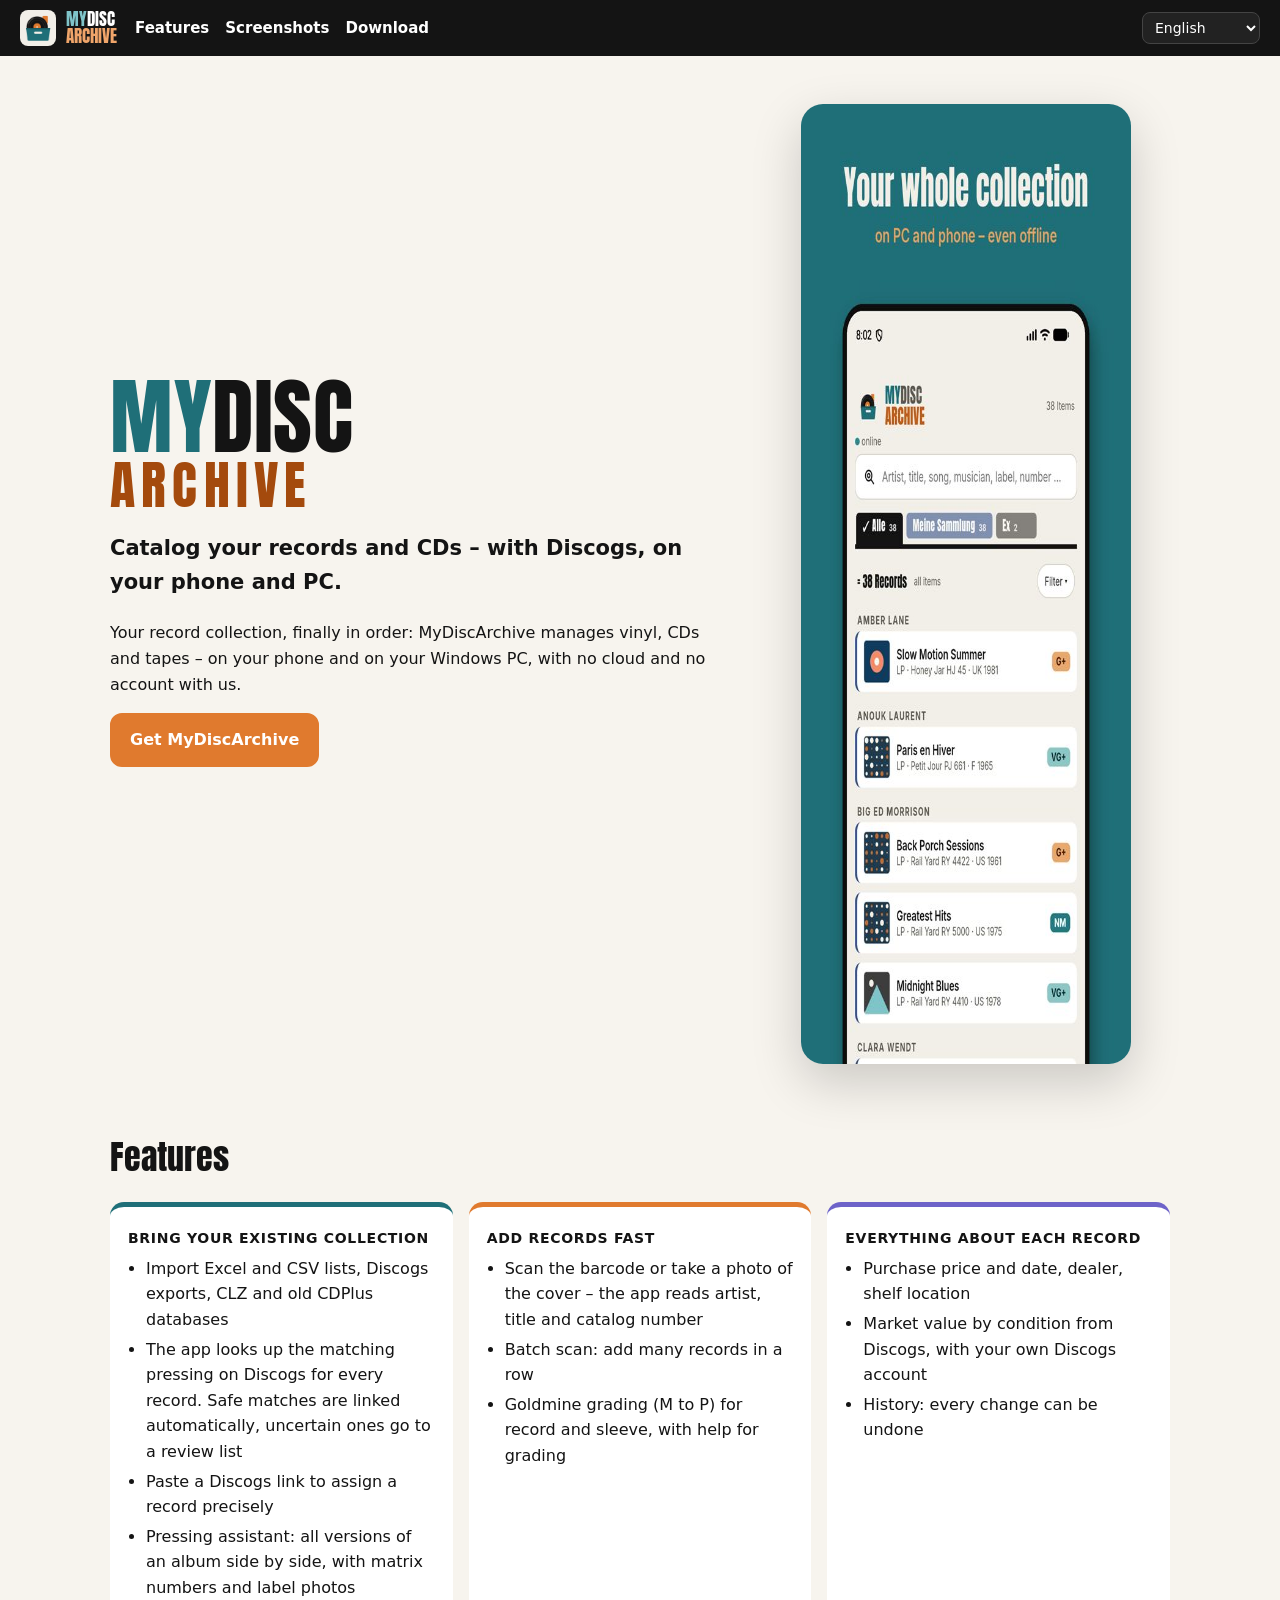
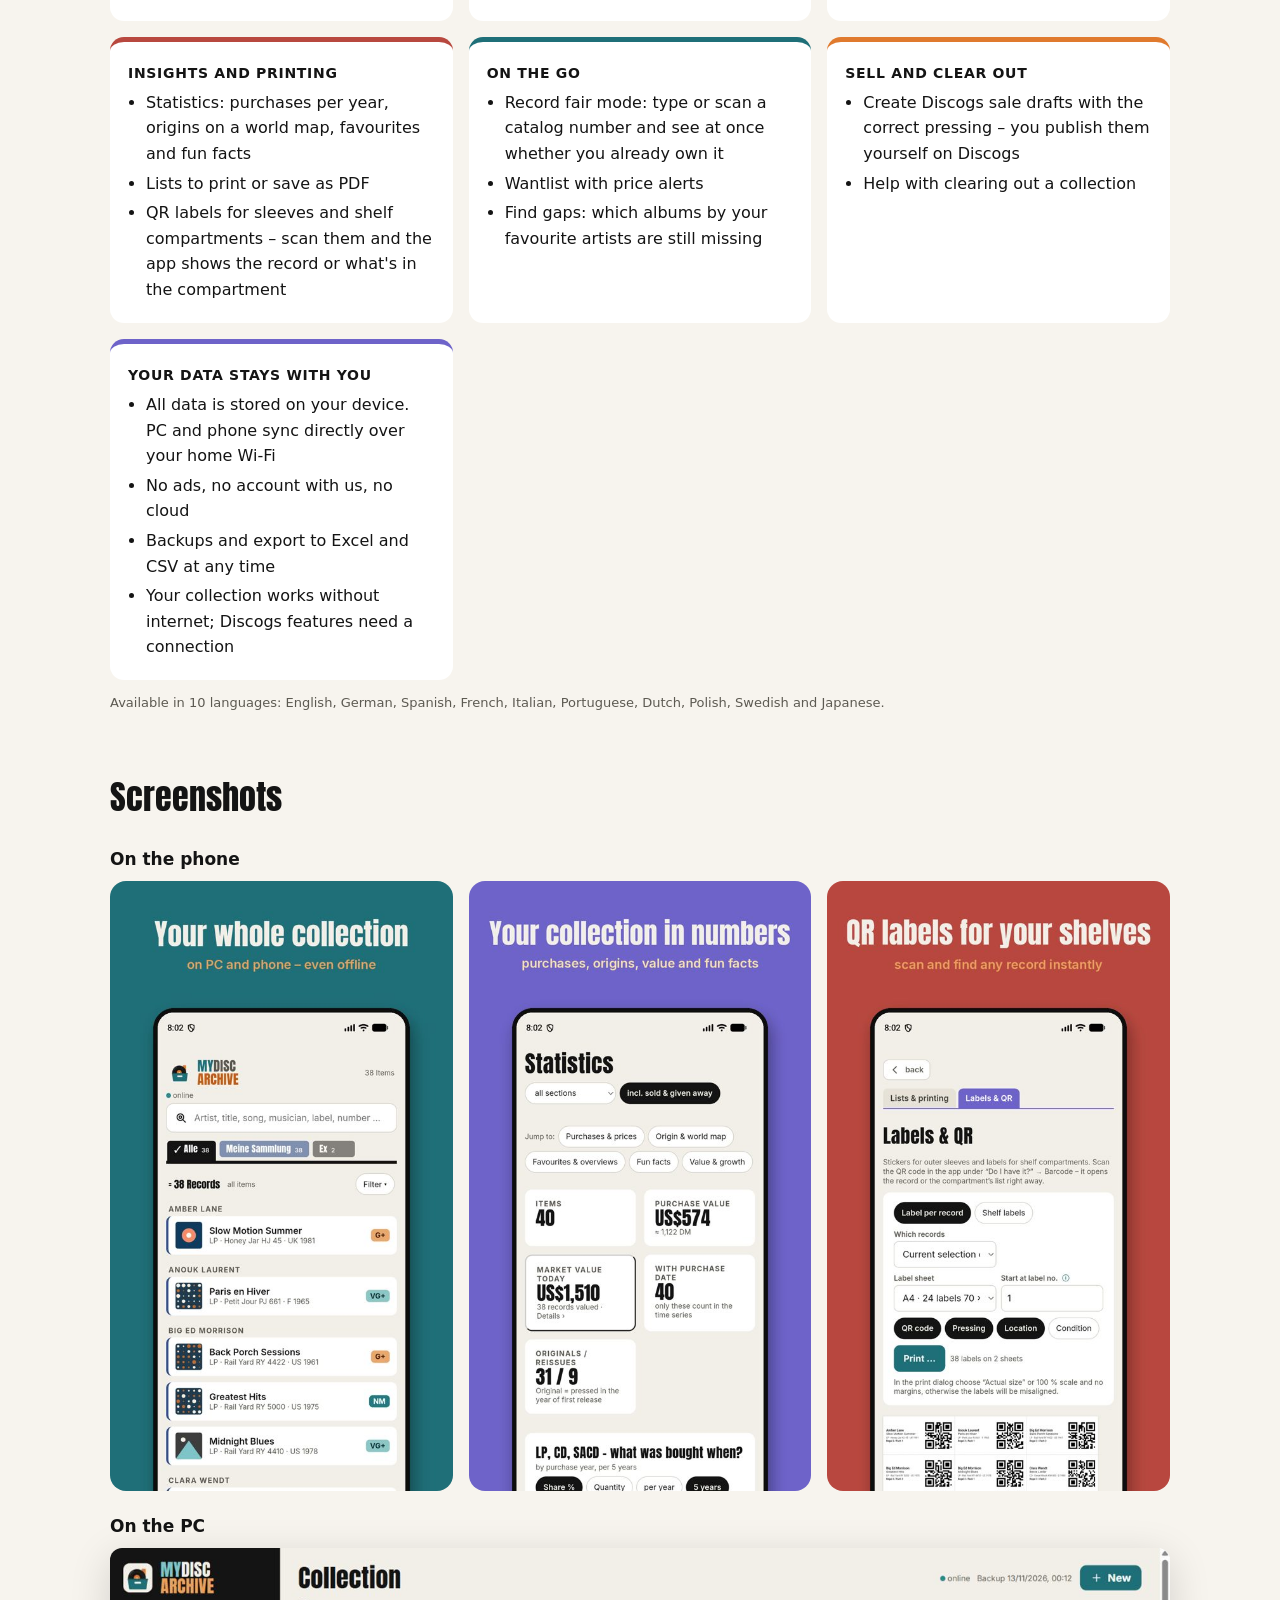
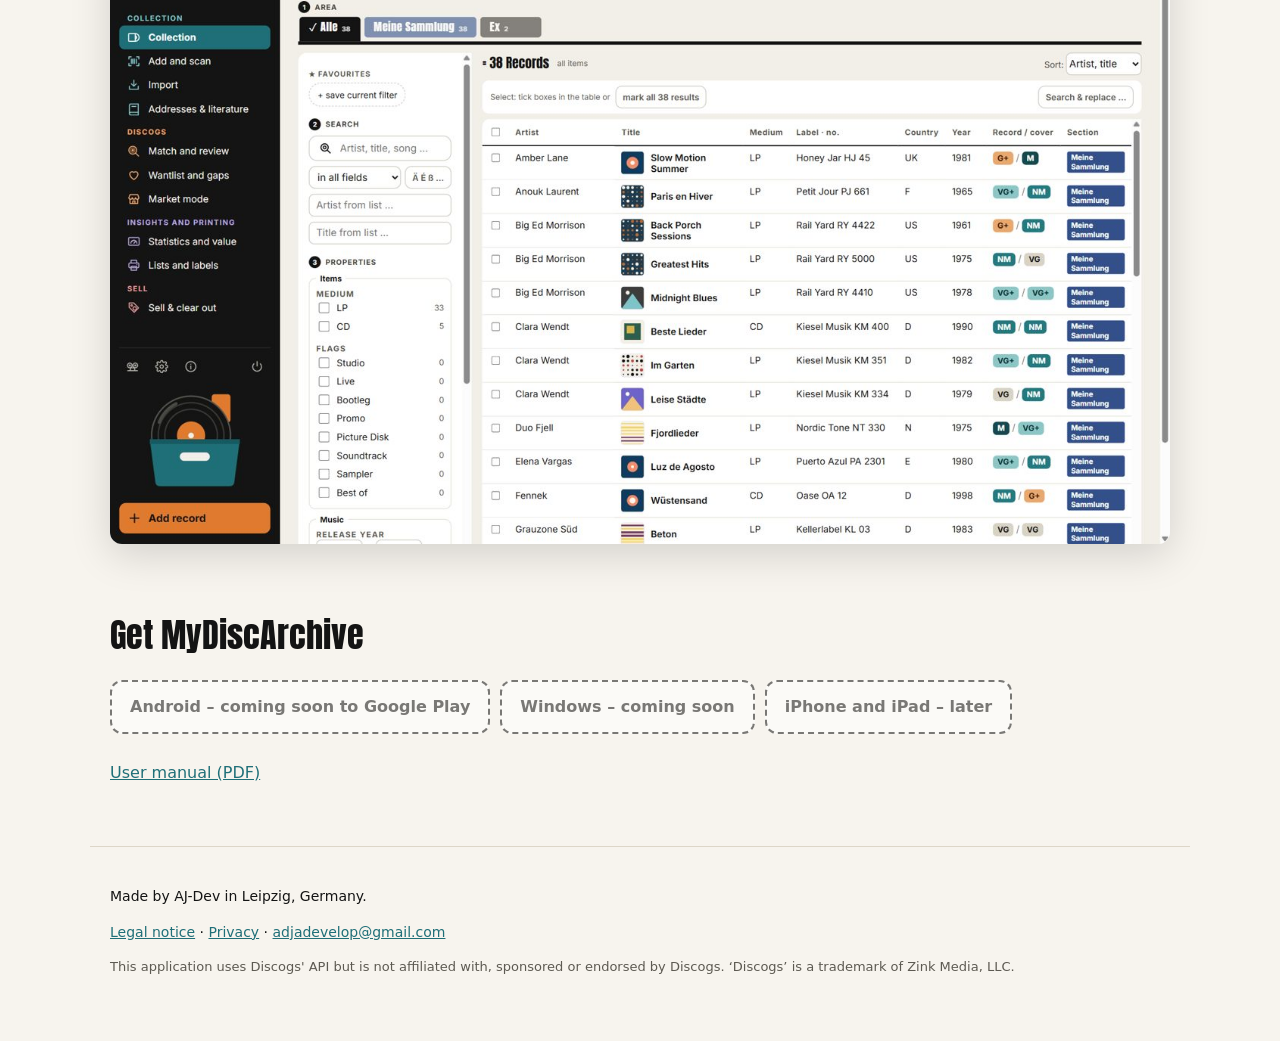
<file: index.html>
<!doctype html>
<html lang="en"><head><meta charset="utf-8"><meta name="viewport" content="width=device-width,initial-scale=1">
<title>MyDiscArchive – vinyl &amp; CD collection</title><meta name="description" content="Catalog your records and CDs – with Discogs, on your phone and PC.">
<link rel="alternate" hreflang="de" href="https://adjadevelop.github.io/mydiscarchive/de/"><link rel="alternate" hreflang="en" href="https://adjadevelop.github.io/mydiscarchive/en/"><link rel="alternate" hreflang="es" href="https://adjadevelop.github.io/mydiscarchive/es/"><link rel="alternate" hreflang="fr" href="https://adjadevelop.github.io/mydiscarchive/fr/"><link rel="alternate" hreflang="it" href="https://adjadevelop.github.io/mydiscarchive/it/"><link rel="alternate" hreflang="pt" href="https://adjadevelop.github.io/mydiscarchive/pt/"><link rel="alternate" hreflang="nl" href="https://adjadevelop.github.io/mydiscarchive/nl/"><link rel="alternate" hreflang="pl" href="https://adjadevelop.github.io/mydiscarchive/pl/"><link rel="alternate" hreflang="sv" href="https://adjadevelop.github.io/mydiscarchive/sv/"><link rel="alternate" hreflang="ja" href="https://adjadevelop.github.io/mydiscarchive/ja/"><link rel="alternate" hreflang="x-default" href="https://adjadevelop.github.io/mydiscarchive/"><link rel="icon" href="img/icon.png"><link rel="apple-touch-icon" href="img/apple-touch-icon.png">
<meta property="og:title" content="MyDiscArchive – vinyl &amp; CD collection"><meta property="og:description" content="Catalog your records and CDs – with Discogs, on your phone and PC."><meta property="og:image" content="https://adjadevelop.github.io/mydiscarchive/img/og.jpg">
<link rel="stylesheet" href="site.css"></head><body>
<main class="wahl"><img src="img/icon.png" alt="" width="96" height="96"><h1><span class="my">MY</span>DISC<span class="ar">ARCHIVE</span></h1><ul class="sprachen"><li><a href="de/" hreflang="de">Deutsch</a></li><li><a href="en/" hreflang="en">English</a></li><li><a href="es/" hreflang="es">Español</a></li><li><a href="fr/" hreflang="fr">Français</a></li><li><a href="it/" hreflang="it">Italiano</a></li><li><a href="pt/" hreflang="pt">Português</a></li><li><a href="nl/" hreflang="nl">Nederlands</a></li><li><a href="pl/" hreflang="pl">Polski</a></li><li><a href="sv/" hreflang="sv">Svenska</a></li><li><a href="ja/" hreflang="ja">日本語</a></li></ul></main>
<script>(function(){var l=(navigator.language||'en').slice(0,2),ok=["de", "en", "es", "fr", "it", "pt", "nl", "pl", "sv", "ja"];location.replace((ok.indexOf(l)<0?'en':l)+'/');})();</script><footer><p>Made by AJ-Dev in Leipzig, Germany.</p><p><a href="impressum.html#en">Legal notice</a> · <a href="datenschutz.html#en">Privacy</a> · <a href="mailto:adjadevelop@gmail.com">adjadevelop@gmail.com</a></p>
<p class="klein">This application uses Discogs' API but is not affiliated with, sponsored or endorsed by Discogs. ‘Discogs’ is a trademark of Zink Media, LLC.</p></footer></body></html>
</file>
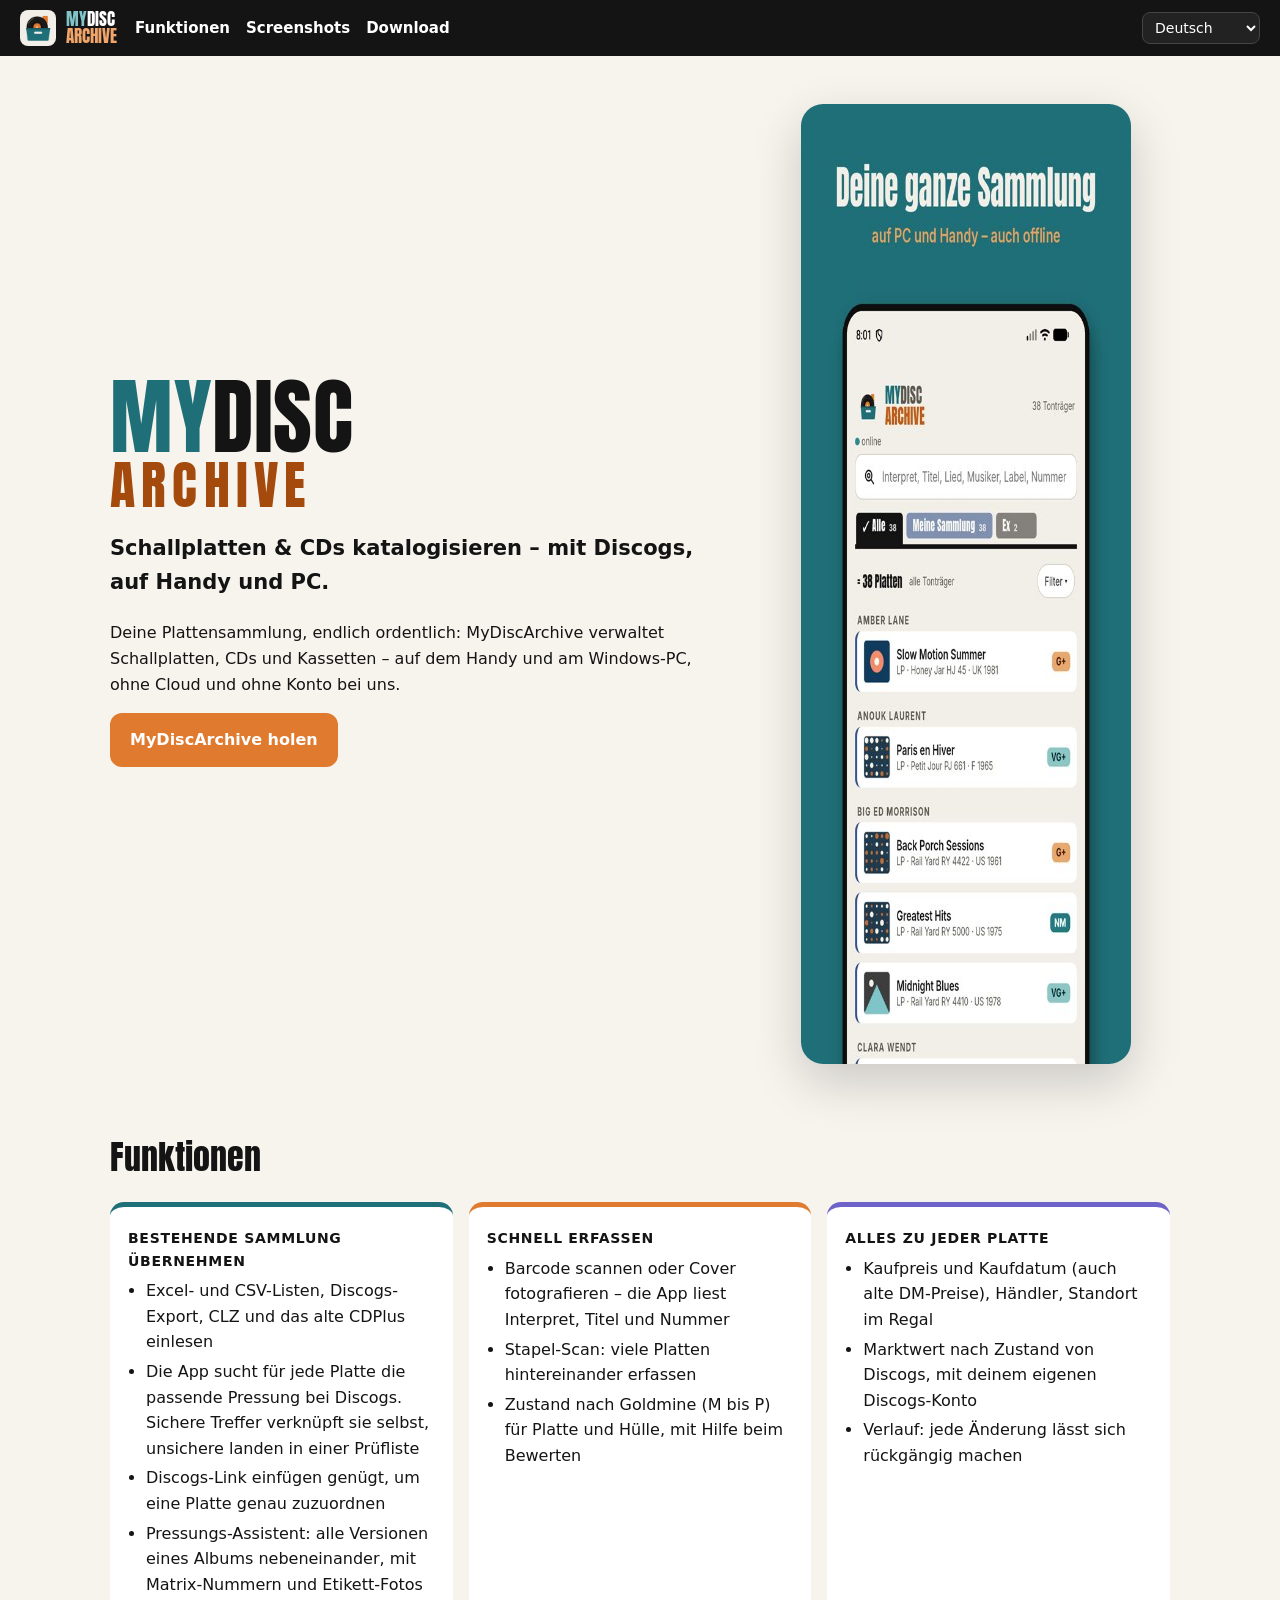
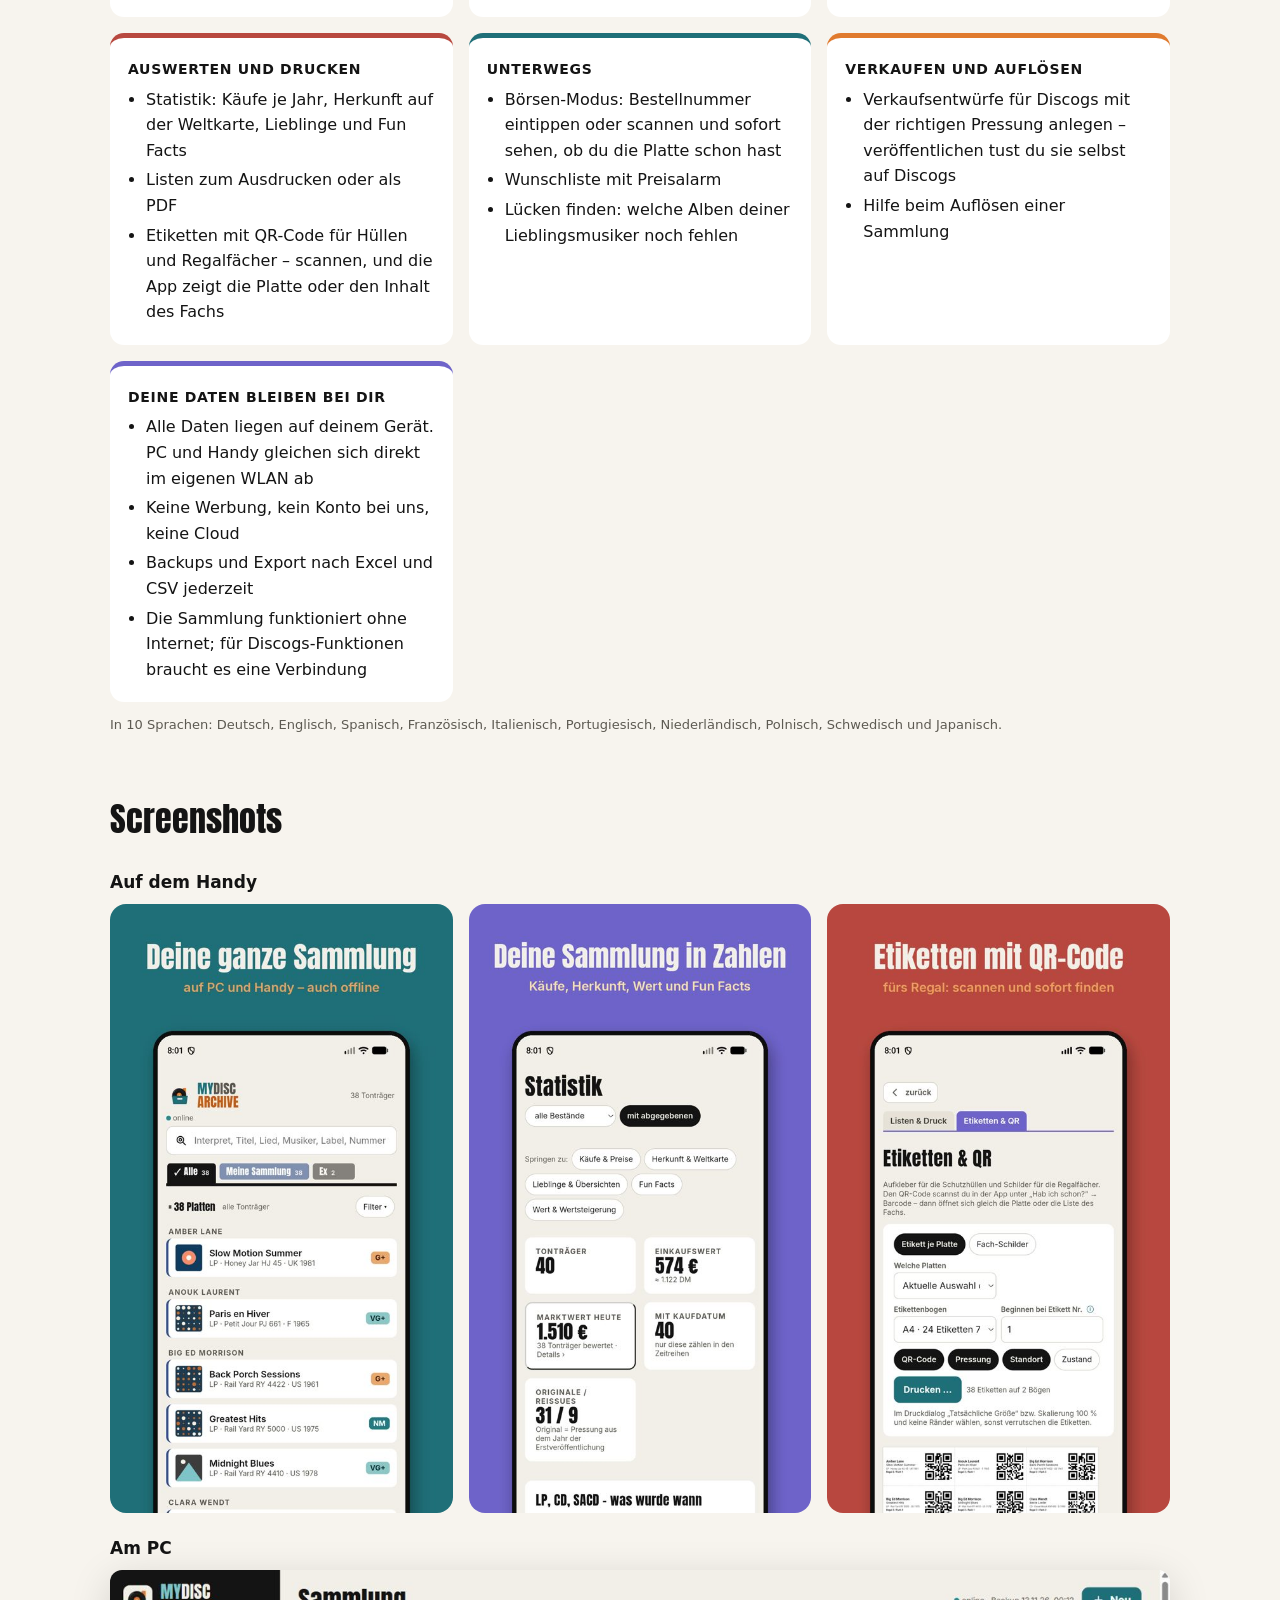
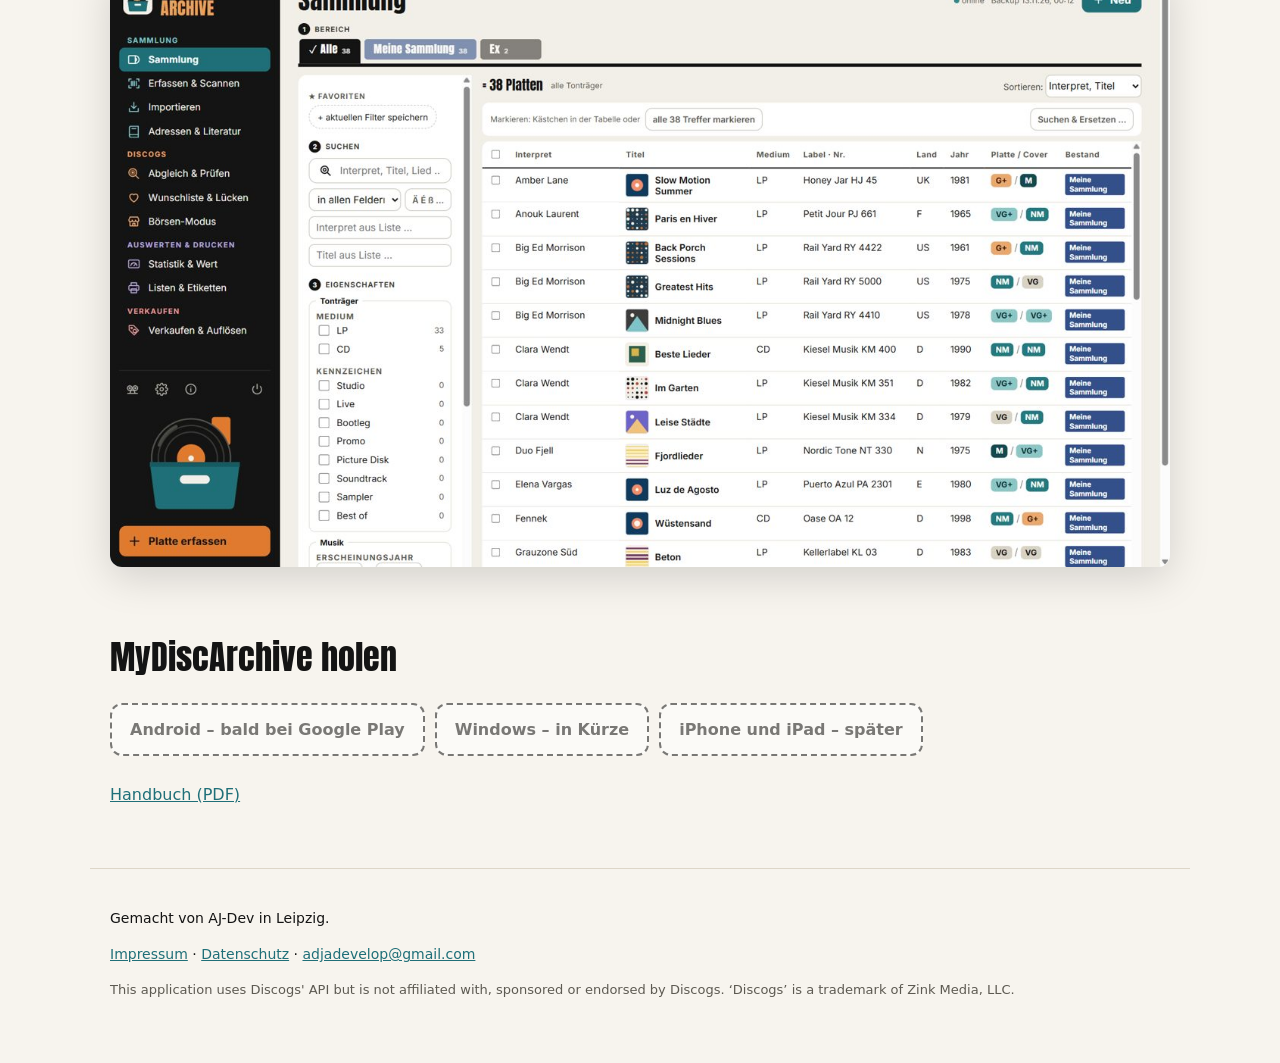
<file: de/index.html>
<!doctype html>
<html lang="de"><head><meta charset="utf-8"><meta name="viewport" content="width=device-width,initial-scale=1">
<title>MyDiscArchive: Plattensammlung</title><meta name="description" content="Schallplatten &amp; CDs katalogisieren – mit Discogs, auf Handy und PC.">
<link rel="alternate" hreflang="de" href="https://adjadevelop.github.io/mydiscarchive/de/"><link rel="alternate" hreflang="en" href="https://adjadevelop.github.io/mydiscarchive/en/"><link rel="alternate" hreflang="es" href="https://adjadevelop.github.io/mydiscarchive/es/"><link rel="alternate" hreflang="fr" href="https://adjadevelop.github.io/mydiscarchive/fr/"><link rel="alternate" hreflang="it" href="https://adjadevelop.github.io/mydiscarchive/it/"><link rel="alternate" hreflang="pt" href="https://adjadevelop.github.io/mydiscarchive/pt/"><link rel="alternate" hreflang="nl" href="https://adjadevelop.github.io/mydiscarchive/nl/"><link rel="alternate" hreflang="pl" href="https://adjadevelop.github.io/mydiscarchive/pl/"><link rel="alternate" hreflang="sv" href="https://adjadevelop.github.io/mydiscarchive/sv/"><link rel="alternate" hreflang="ja" href="https://adjadevelop.github.io/mydiscarchive/ja/"><link rel="alternate" hreflang="x-default" href="https://adjadevelop.github.io/mydiscarchive/"><link rel="icon" href="../img/icon.png"><link rel="apple-touch-icon" href="../img/apple-touch-icon.png">
<meta property="og:title" content="MyDiscArchive: Plattensammlung"><meta property="og:description" content="Schallplatten &amp; CDs katalogisieren – mit Discogs, auf Handy und PC."><meta property="og:image" content="https://adjadevelop.github.io/mydiscarchive/img/og.jpg">
<link rel="stylesheet" href="../site.css"></head><body><header class="leiste"><a class="marke" href="../de/"><img src="../img/icon.png" alt="" width="36" height="36"><span><b class="my">MY</b>DISC<br><span class="ar">ARCHIVE</span></span></a>
<nav><a href="../de/#funktionen">Funktionen</a><a href="../de/#bilder">Screenshots</a><a href="../de/#download">Download</a></nav>
<label class="sprache"><span class="vh">Sprache</span><select onchange="location.href=this.value" aria-label="Sprache"><option value="../de/" selected>Deutsch</option><option value="../en/">English</option><option value="../es/">Español</option><option value="../fr/">Français</option><option value="../it/">Italiano</option><option value="../pt/">Português</option><option value="../nl/">Nederlands</option><option value="../pl/">Polski</option><option value="../sv/">Svenska</option><option value="../ja/">日本語</option></select></label></header>
<main>
<section class="held"><div><h1><span class="my">MY</span>DISC<span class="ar">ARCHIVE</span></h1>
<p class="kurz">Schallplatten &amp; CDs katalogisieren – mit Discogs, auf Handy und PC.</p><p>Deine Plattensammlung, endlich ordentlich: MyDiscArchive verwaltet Schallplatten, CDs und Kassetten – auf dem Handy und am Windows-PC, ohne Cloud und ohne Konto bei uns.</p><p><a class="knopf haupt" href="#download">MyDiscArchive holen</a></p></div>
<img class="handy" src="../img/de-phone-1.jpg" alt="" width="540" height="960"></section>
<section id="funktionen"><h2>Funktionen</h2><div class="raster"><article><h3>BESTEHENDE SAMMLUNG ÜBERNEHMEN</h3><ul><li>Excel- und CSV-Listen, Discogs-Export, CLZ und das alte CDPlus einlesen</li><li>Die App sucht für jede Platte die passende Pressung bei Discogs. Sichere Treffer verknüpft sie selbst, unsichere landen in einer Prüfliste</li><li>Discogs-Link einfügen genügt, um eine Platte genau zuzuordnen</li><li>Pressungs-Assistent: alle Versionen eines Albums nebeneinander, mit Matrix-Nummern und Etikett-Fotos</li></ul></article><article><h3>SCHNELL ERFASSEN</h3><ul><li>Barcode scannen oder Cover fotografieren – die App liest Interpret, Titel und Nummer</li><li>Stapel-Scan: viele Platten hintereinander erfassen</li><li>Zustand nach Goldmine (M bis P) für Platte und Hülle, mit Hilfe beim Bewerten</li></ul></article><article><h3>ALLES ZU JEDER PLATTE</h3><ul><li>Kaufpreis und Kaufdatum (auch alte DM-Preise), Händler, Standort im Regal</li><li>Marktwert nach Zustand von Discogs, mit deinem eigenen Discogs-Konto</li><li>Verlauf: jede Änderung lässt sich rückgängig machen</li></ul></article><article><h3>AUSWERTEN UND DRUCKEN</h3><ul><li>Statistik: Käufe je Jahr, Herkunft auf der Weltkarte, Lieblinge und Fun Facts</li><li>Listen zum Ausdrucken oder als PDF</li><li>Etiketten mit QR-Code für Hüllen und Regalfächer – scannen, und die App zeigt die Platte oder den Inhalt des Fachs</li></ul></article><article><h3>UNTERWEGS</h3><ul><li>Börsen-Modus: Bestellnummer eintippen oder scannen und sofort sehen, ob du die Platte schon hast</li><li>Wunschliste mit Preisalarm</li><li>Lücken finden: welche Alben deiner Lieblingsmusiker noch fehlen</li></ul></article><article><h3>VERKAUFEN UND AUFLÖSEN</h3><ul><li>Verkaufsentwürfe für Discogs mit der richtigen Pressung anlegen – veröffentlichen tust du sie selbst auf Discogs</li><li>Hilfe beim Auflösen einer Sammlung</li></ul></article><article><h3>DEINE DATEN BLEIBEN BEI DIR</h3><ul><li>Alle Daten liegen auf deinem Gerät. PC und Handy gleichen sich direkt im eigenen WLAN ab</li><li>Keine Werbung, kein Konto bei uns, keine Cloud</li><li>Backups und Export nach Excel und CSV jederzeit</li><li>Die Sammlung funktioniert ohne Internet; für Discogs-Funktionen braucht es eine Verbindung</li></ul></article></div><p class="klein">In 10 Sprachen: Deutsch, Englisch, Spanisch, Französisch, Italienisch, Portugiesisch, Niederländisch, Polnisch, Schwedisch und Japanisch.</p></section>
<section id="bilder"><h2>Screenshots</h2><h3>Auf dem Handy</h3><div class="handys"><img src="../img/de-phone-1.jpg" alt="" loading="lazy" width="540" height="960"><img src="../img/de-phone-3.jpg" alt="" loading="lazy" width="540" height="960"><img src="../img/de-phone-5.jpg" alt="" loading="lazy" width="540" height="960"></div>
<h3>Am PC</h3><img class="pc" src="../img/de-pc-1.jpg" alt="" loading="lazy" width="1400" height="788"></section>
<section id="download"><h2>MyDiscArchive holen</h2><div class="knoepfe"><span class="knopf aus">Android – bald bei Google Play</span><span class="knopf aus">Windows – in Kürze</span><span class="knopf aus">iPhone und iPad – später</span></div>
<p><a href="../handbuch-de.pdf">Handbuch (PDF)</a></p></section>
</main><footer><p>Gemacht von AJ-Dev in Leipzig.</p><p><a href="../impressum.html#de">Impressum</a> · <a href="../datenschutz.html#de">Datenschutz</a> · <a href="mailto:adjadevelop@gmail.com">adjadevelop@gmail.com</a></p>
<p class="klein">This application uses Discogs' API but is not affiliated with, sponsored or endorsed by Discogs. ‘Discogs’ is a trademark of Zink Media, LLC.</p></footer></body></html>
</file>
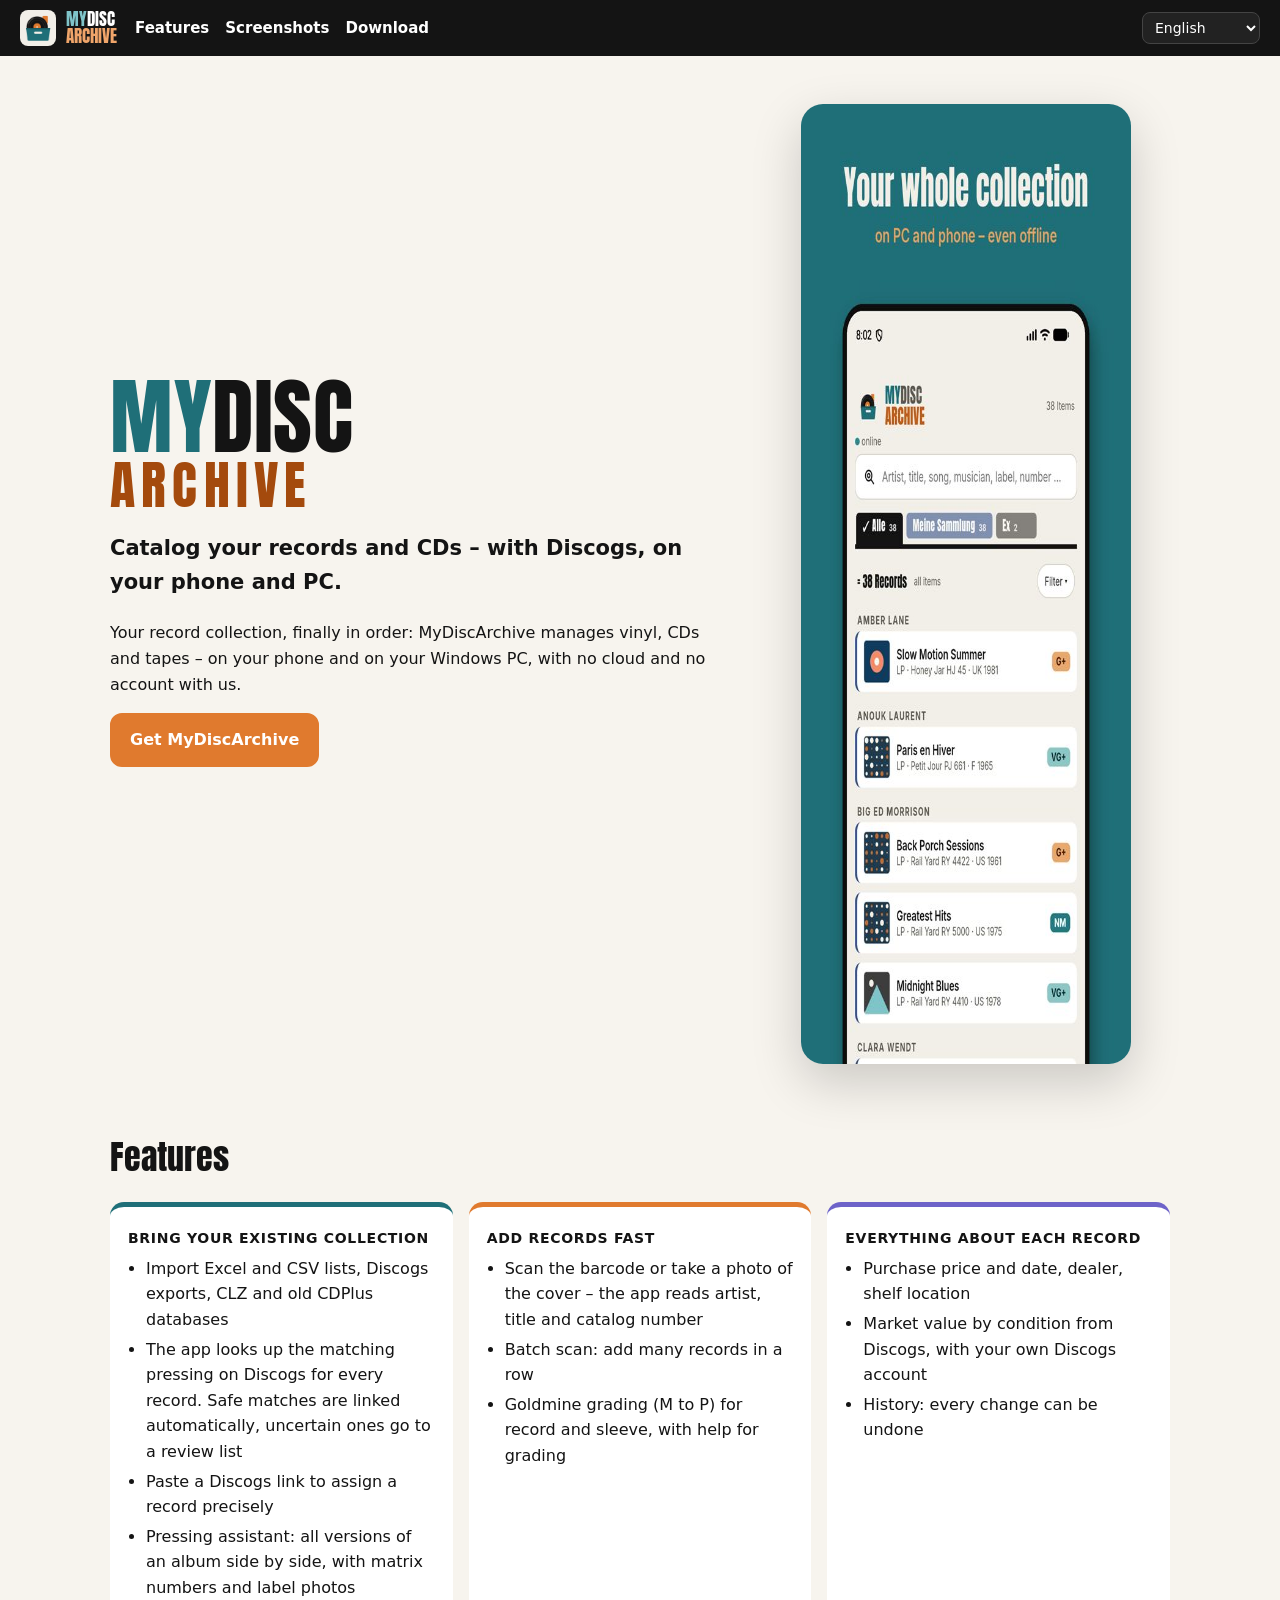
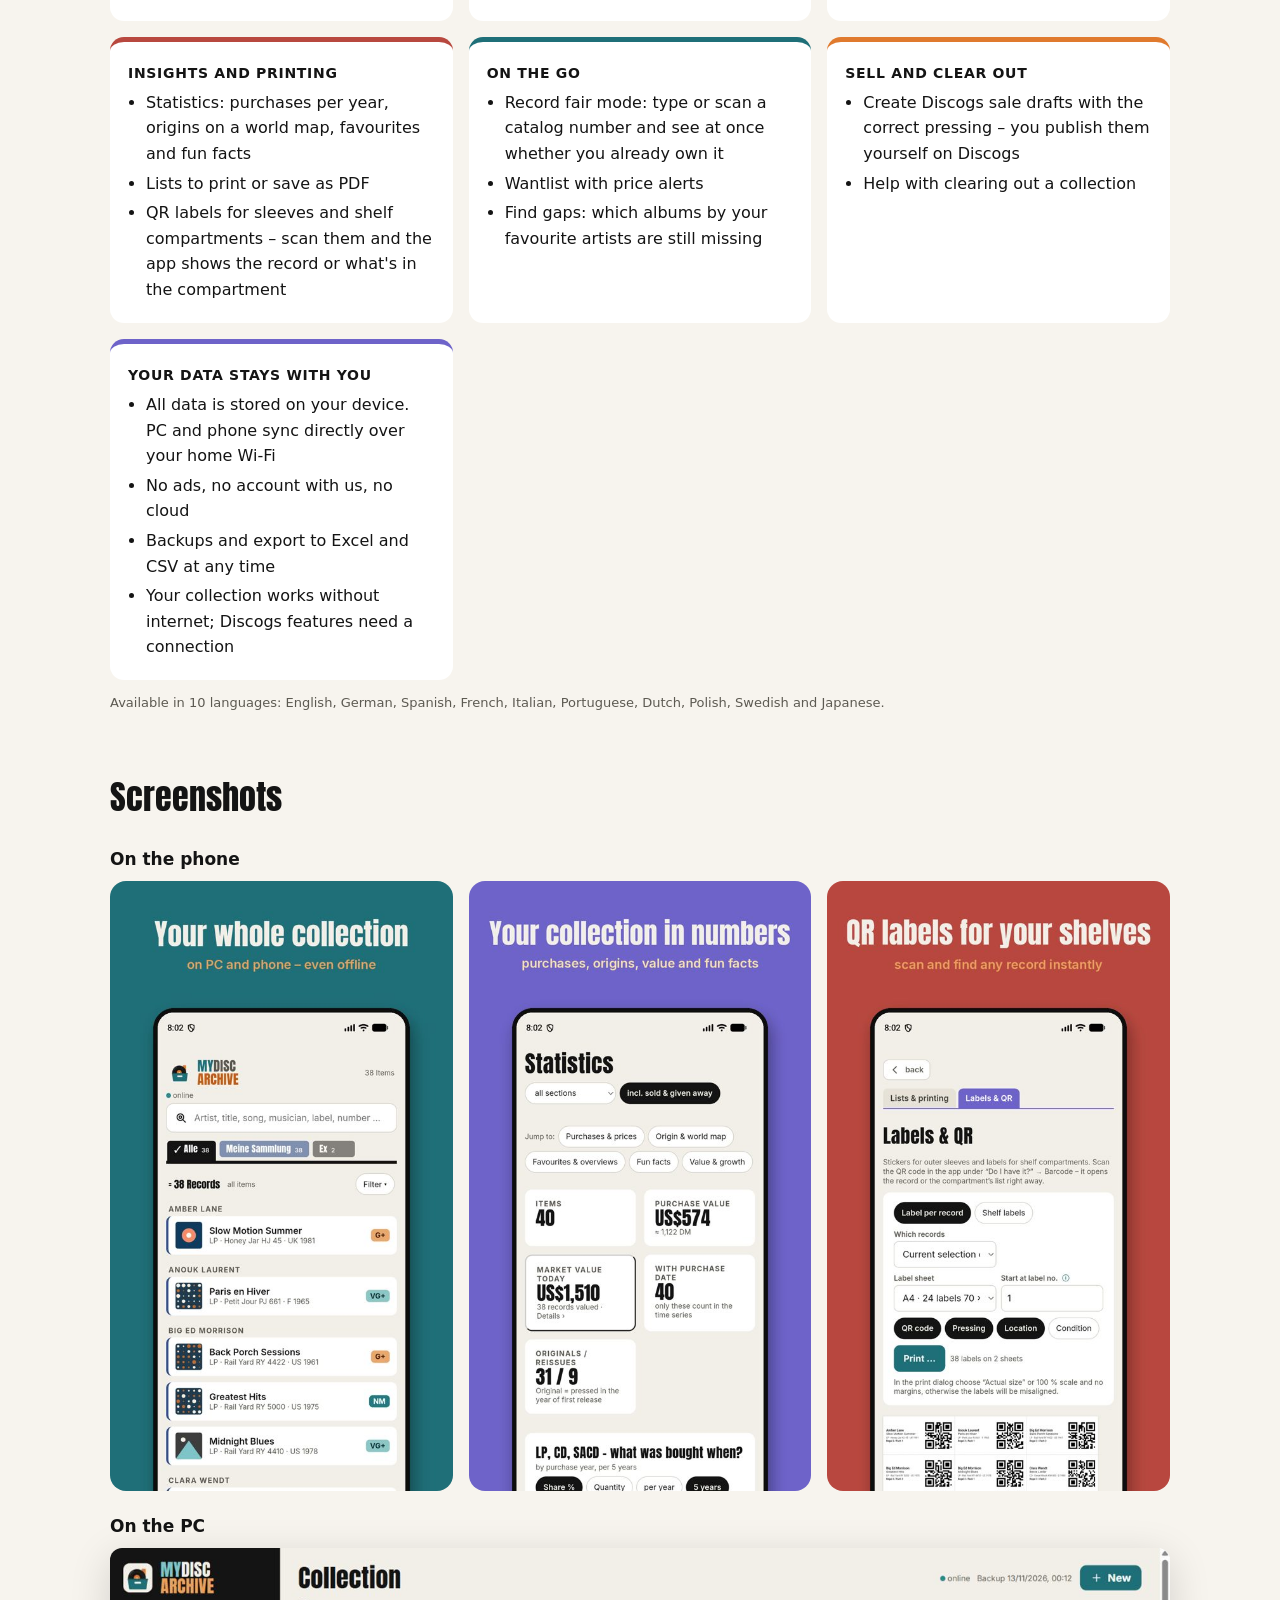
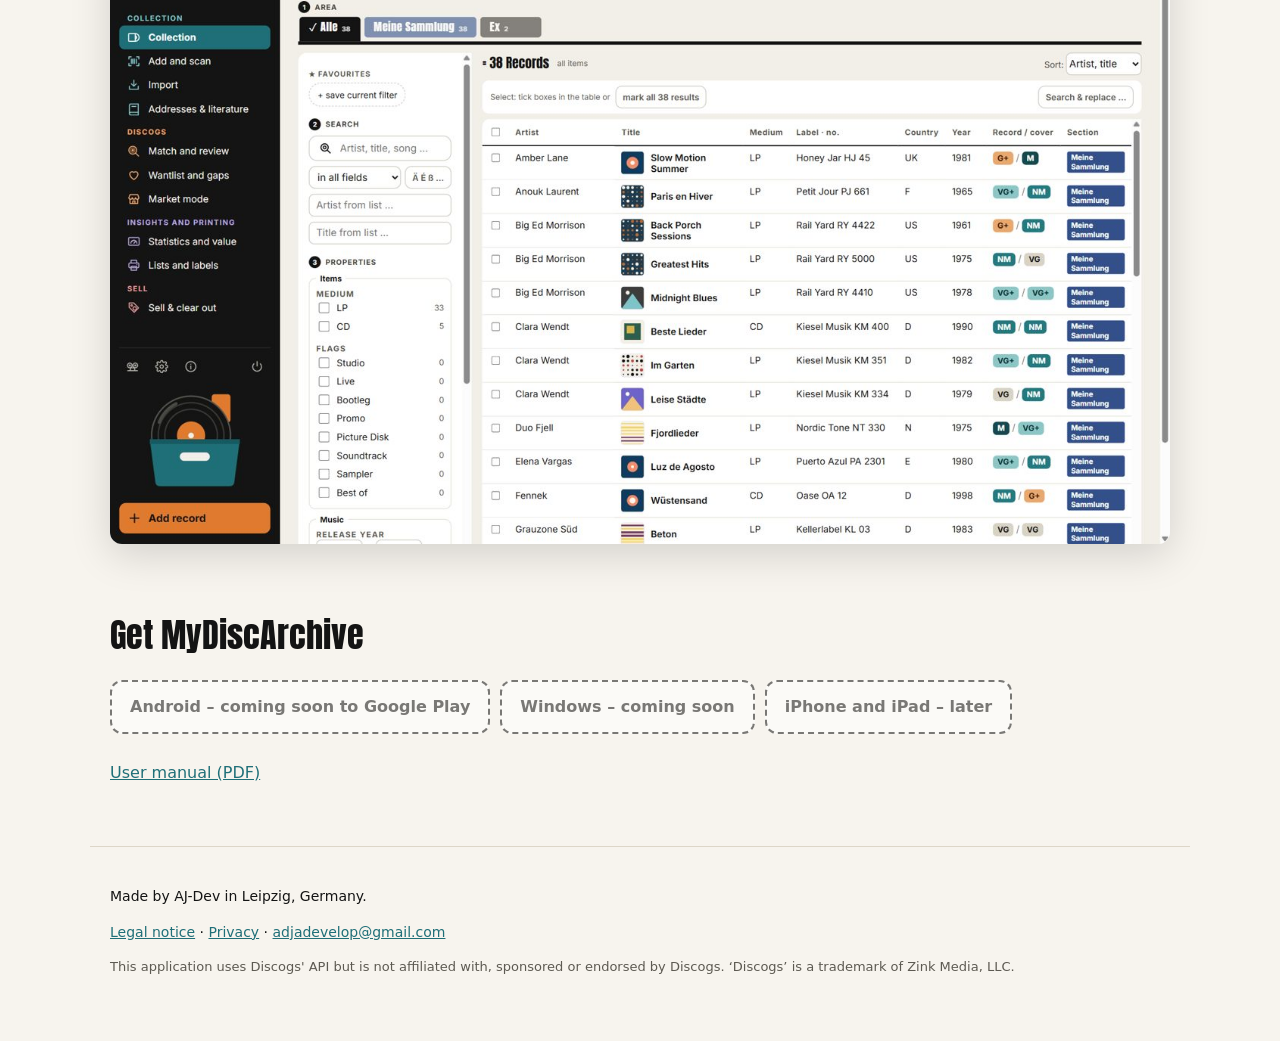
<file: en/index.html>
<!doctype html>
<html lang="en"><head><meta charset="utf-8"><meta name="viewport" content="width=device-width,initial-scale=1">
<title>MyDiscArchive: Vinyl &amp; CDs</title><meta name="description" content="Catalog your records and CDs – with Discogs, on your phone and PC.">
<link rel="alternate" hreflang="de" href="https://adjadevelop.github.io/mydiscarchive/de/"><link rel="alternate" hreflang="en" href="https://adjadevelop.github.io/mydiscarchive/en/"><link rel="alternate" hreflang="es" href="https://adjadevelop.github.io/mydiscarchive/es/"><link rel="alternate" hreflang="fr" href="https://adjadevelop.github.io/mydiscarchive/fr/"><link rel="alternate" hreflang="it" href="https://adjadevelop.github.io/mydiscarchive/it/"><link rel="alternate" hreflang="pt" href="https://adjadevelop.github.io/mydiscarchive/pt/"><link rel="alternate" hreflang="nl" href="https://adjadevelop.github.io/mydiscarchive/nl/"><link rel="alternate" hreflang="pl" href="https://adjadevelop.github.io/mydiscarchive/pl/"><link rel="alternate" hreflang="sv" href="https://adjadevelop.github.io/mydiscarchive/sv/"><link rel="alternate" hreflang="ja" href="https://adjadevelop.github.io/mydiscarchive/ja/"><link rel="alternate" hreflang="x-default" href="https://adjadevelop.github.io/mydiscarchive/"><link rel="icon" href="../img/icon.png"><link rel="apple-touch-icon" href="../img/apple-touch-icon.png">
<meta property="og:title" content="MyDiscArchive: Vinyl &amp; CDs"><meta property="og:description" content="Catalog your records and CDs – with Discogs, on your phone and PC."><meta property="og:image" content="https://adjadevelop.github.io/mydiscarchive/img/og.jpg">
<link rel="stylesheet" href="../site.css"></head><body><header class="leiste"><a class="marke" href="../en/"><img src="../img/icon.png" alt="" width="36" height="36"><span><b class="my">MY</b>DISC<br><span class="ar">ARCHIVE</span></span></a>
<nav><a href="../en/#funktionen">Features</a><a href="../en/#bilder">Screenshots</a><a href="../en/#download">Download</a></nav>
<label class="sprache"><span class="vh">Language</span><select onchange="location.href=this.value" aria-label="Language"><option value="../de/">Deutsch</option><option value="../en/" selected>English</option><option value="../es/">Español</option><option value="../fr/">Français</option><option value="../it/">Italiano</option><option value="../pt/">Português</option><option value="../nl/">Nederlands</option><option value="../pl/">Polski</option><option value="../sv/">Svenska</option><option value="../ja/">日本語</option></select></label></header>
<main>
<section class="held"><div><h1><span class="my">MY</span>DISC<span class="ar">ARCHIVE</span></h1>
<p class="kurz">Catalog your records and CDs – with Discogs, on your phone and PC.</p><p>Your record collection, finally in order: MyDiscArchive manages vinyl, CDs and tapes – on your phone and on your Windows PC, with no cloud and no account with us.</p><p><a class="knopf haupt" href="#download">Get MyDiscArchive</a></p></div>
<img class="handy" src="../img/en-phone-1.jpg" alt="" width="540" height="960"></section>
<section id="funktionen"><h2>Features</h2><div class="raster"><article><h3>BRING YOUR EXISTING COLLECTION</h3><ul><li>Import Excel and CSV lists, Discogs exports, CLZ and old CDPlus databases</li><li>The app looks up the matching pressing on Discogs for every record. Safe matches are linked automatically, uncertain ones go to a review list</li><li>Paste a Discogs link to assign a record precisely</li><li>Pressing assistant: all versions of an album side by side, with matrix numbers and label photos</li></ul></article><article><h3>ADD RECORDS FAST</h3><ul><li>Scan the barcode or take a photo of the cover – the app reads artist, title and catalog number</li><li>Batch scan: add many records in a row</li><li>Goldmine grading (M to P) for record and sleeve, with help for grading</li></ul></article><article><h3>EVERYTHING ABOUT EACH RECORD</h3><ul><li>Purchase price and date, dealer, shelf location</li><li>Market value by condition from Discogs, with your own Discogs account</li><li>History: every change can be undone</li></ul></article><article><h3>INSIGHTS AND PRINTING</h3><ul><li>Statistics: purchases per year, origins on a world map, favourites and fun facts</li><li>Lists to print or save as PDF</li><li>QR labels for sleeves and shelf compartments – scan them and the app shows the record or what&#x27;s in the compartment</li></ul></article><article><h3>ON THE GO</h3><ul><li>Record fair mode: type or scan a catalog number and see at once whether you already own it</li><li>Wantlist with price alerts</li><li>Find gaps: which albums by your favourite artists are still missing</li></ul></article><article><h3>SELL AND CLEAR OUT</h3><ul><li>Create Discogs sale drafts with the correct pressing – you publish them yourself on Discogs</li><li>Help with clearing out a collection</li></ul></article><article><h3>YOUR DATA STAYS WITH YOU</h3><ul><li>All data is stored on your device. PC and phone sync directly over your home Wi-Fi</li><li>No ads, no account with us, no cloud</li><li>Backups and export to Excel and CSV at any time</li><li>Your collection works without internet; Discogs features need a connection</li></ul></article></div><p class="klein">Available in 10 languages: English, German, Spanish, French, Italian, Portuguese, Dutch, Polish, Swedish and Japanese.</p></section>
<section id="bilder"><h2>Screenshots</h2><h3>On the phone</h3><div class="handys"><img src="../img/en-phone-1.jpg" alt="" loading="lazy" width="540" height="960"><img src="../img/en-phone-3.jpg" alt="" loading="lazy" width="540" height="960"><img src="../img/en-phone-5.jpg" alt="" loading="lazy" width="540" height="960"></div>
<h3>On the PC</h3><img class="pc" src="../img/en-pc-1.jpg" alt="" loading="lazy" width="1400" height="788"></section>
<section id="download"><h2>Get MyDiscArchive</h2><div class="knoepfe"><span class="knopf aus">Android – coming soon to Google Play</span><span class="knopf aus">Windows – coming soon</span><span class="knopf aus">iPhone and iPad – later</span></div>
<p><a href="../manual-en.pdf">User manual (PDF)</a></p></section>
</main><footer><p>Made by AJ-Dev in Leipzig, Germany.</p><p><a href="../impressum.html#en">Legal notice</a> · <a href="../datenschutz.html#en">Privacy</a> · <a href="mailto:adjadevelop@gmail.com">adjadevelop@gmail.com</a></p>
<p class="klein">This application uses Discogs' API but is not affiliated with, sponsored or endorsed by Discogs. ‘Discogs’ is a trademark of Zink Media, LLC.</p></footer></body></html>
</file>
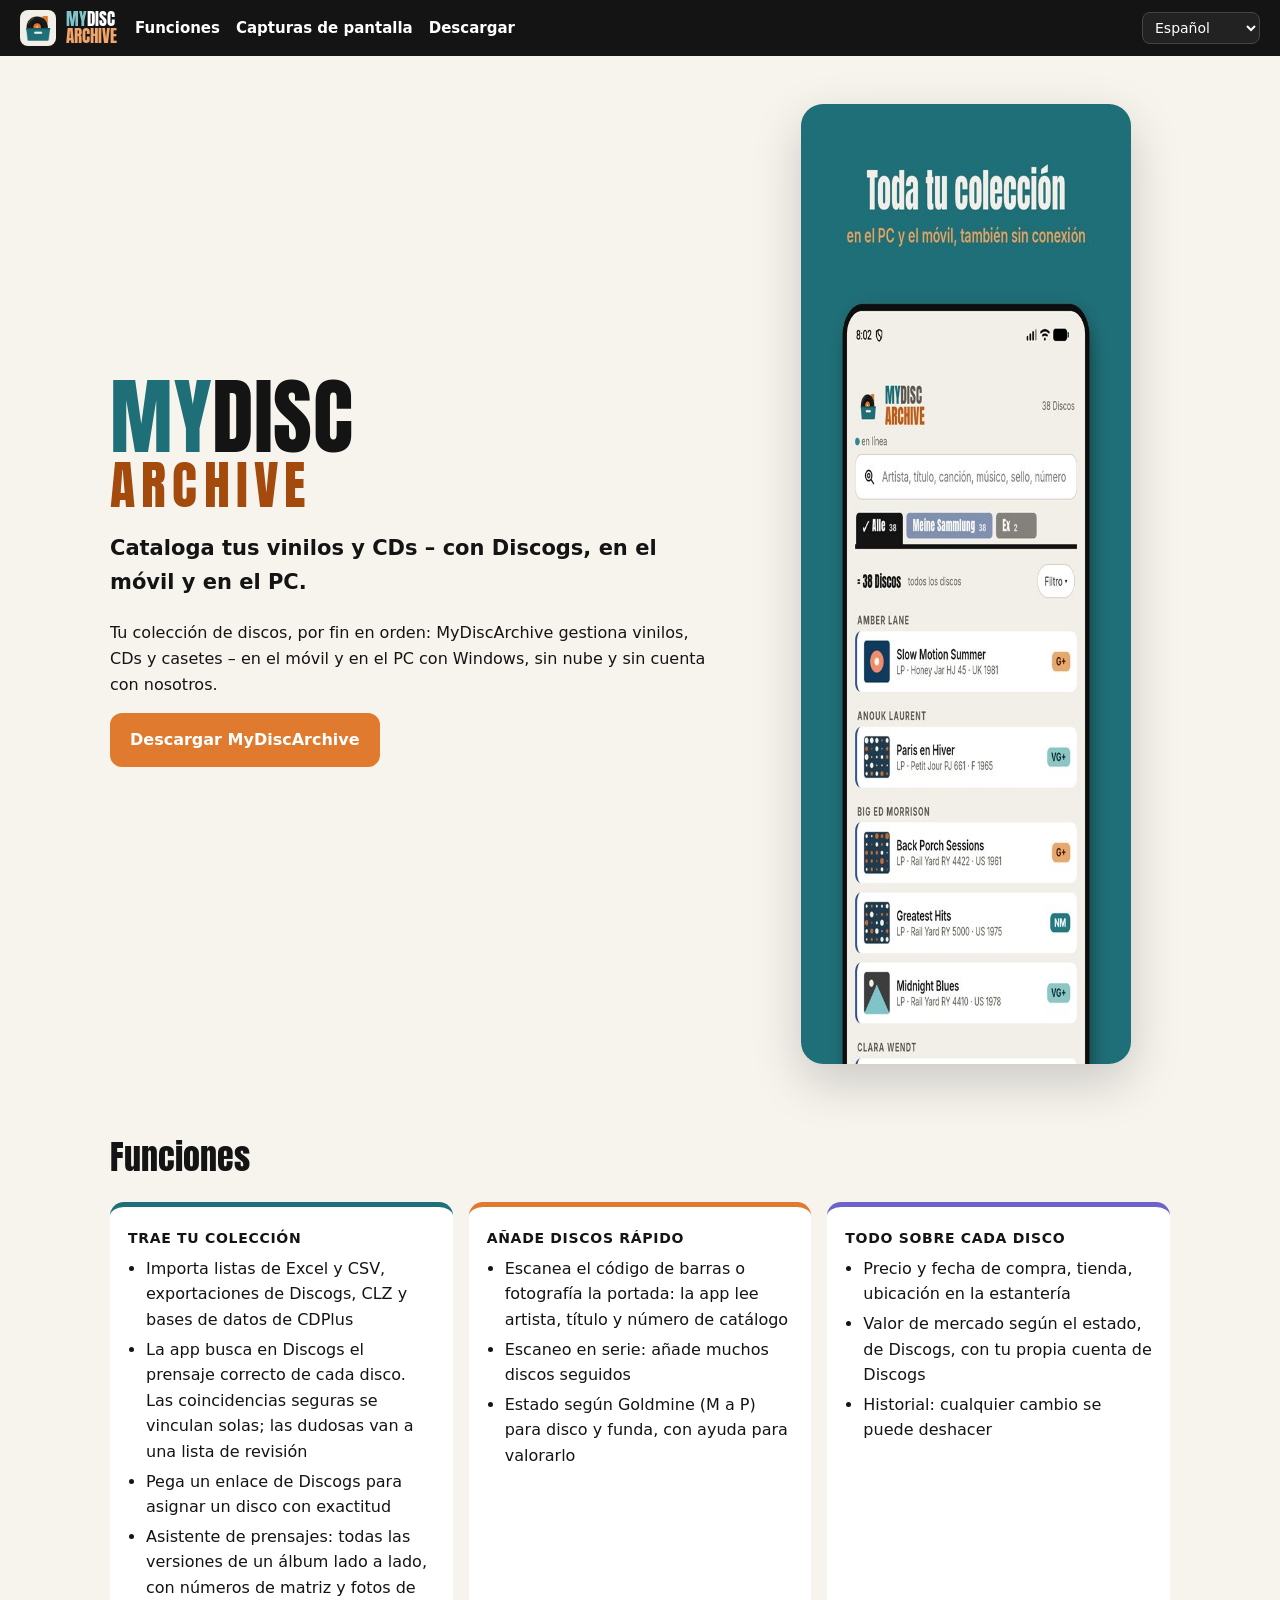
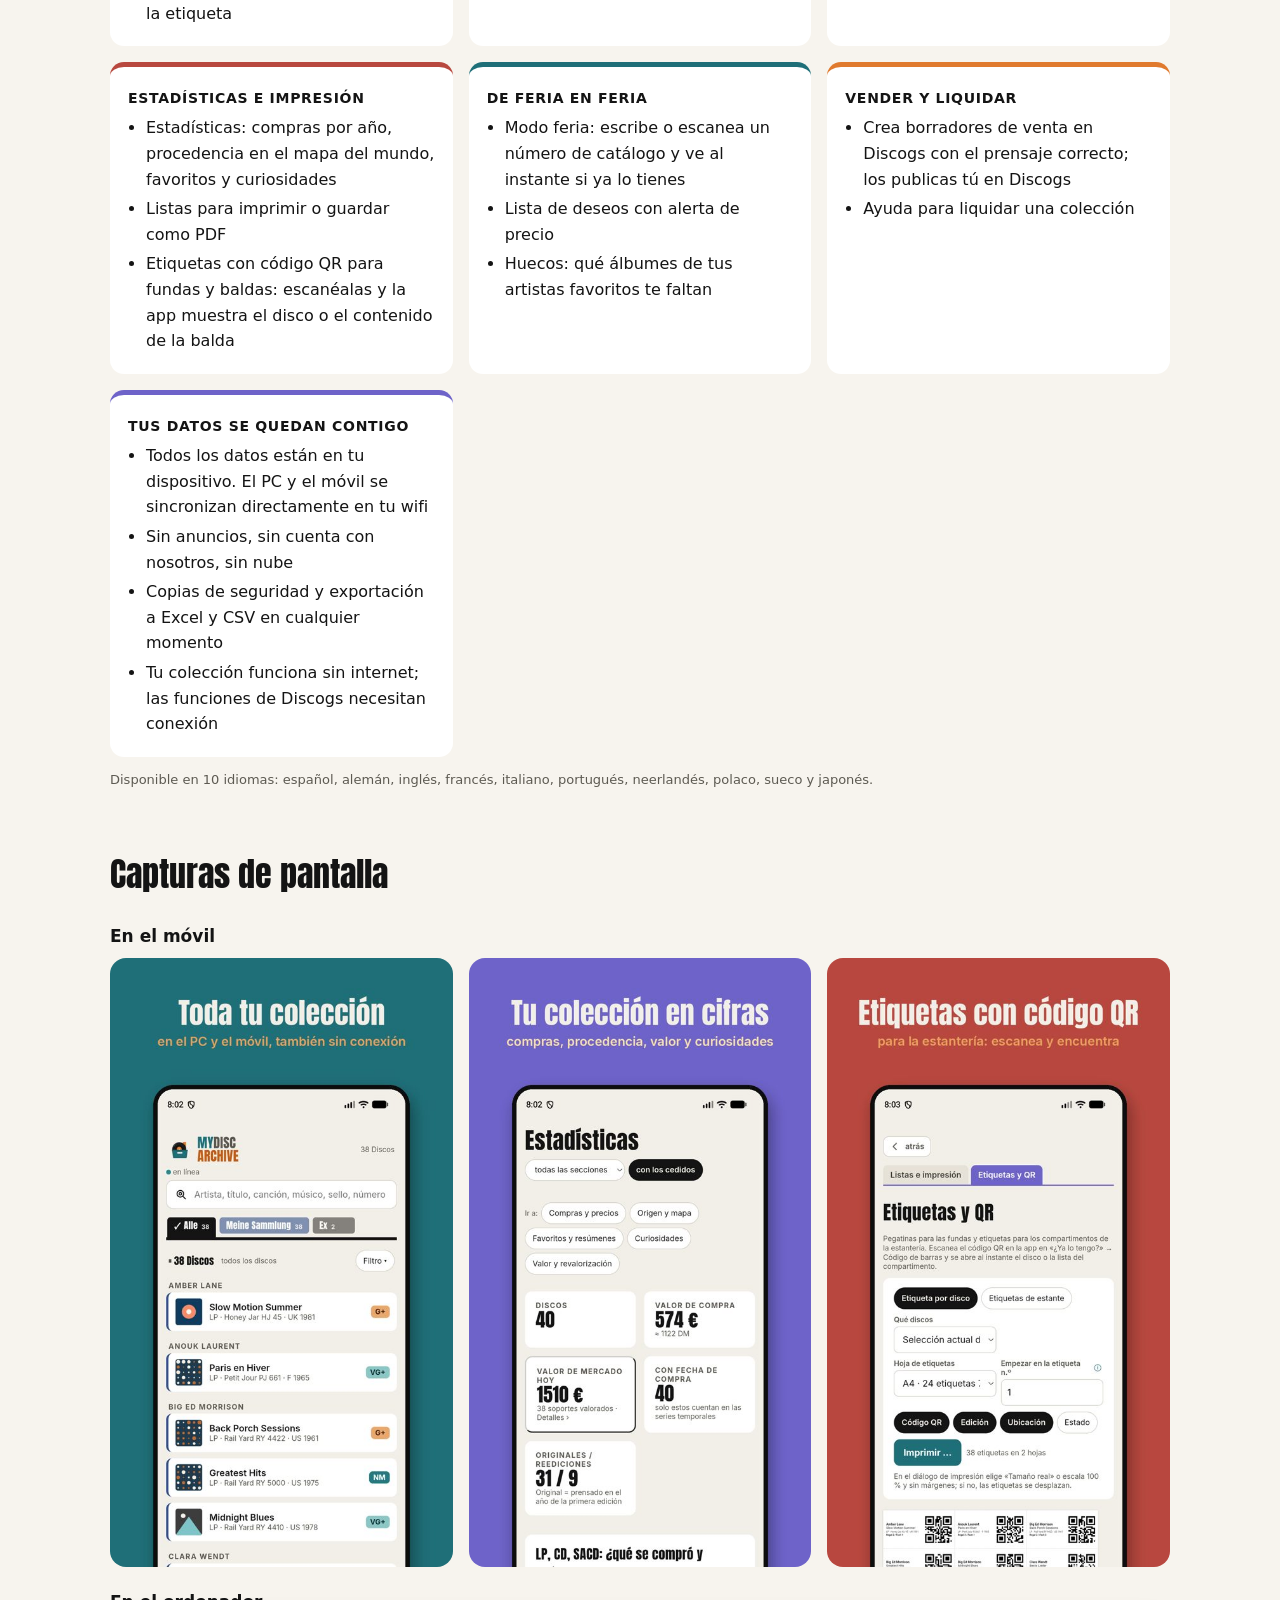
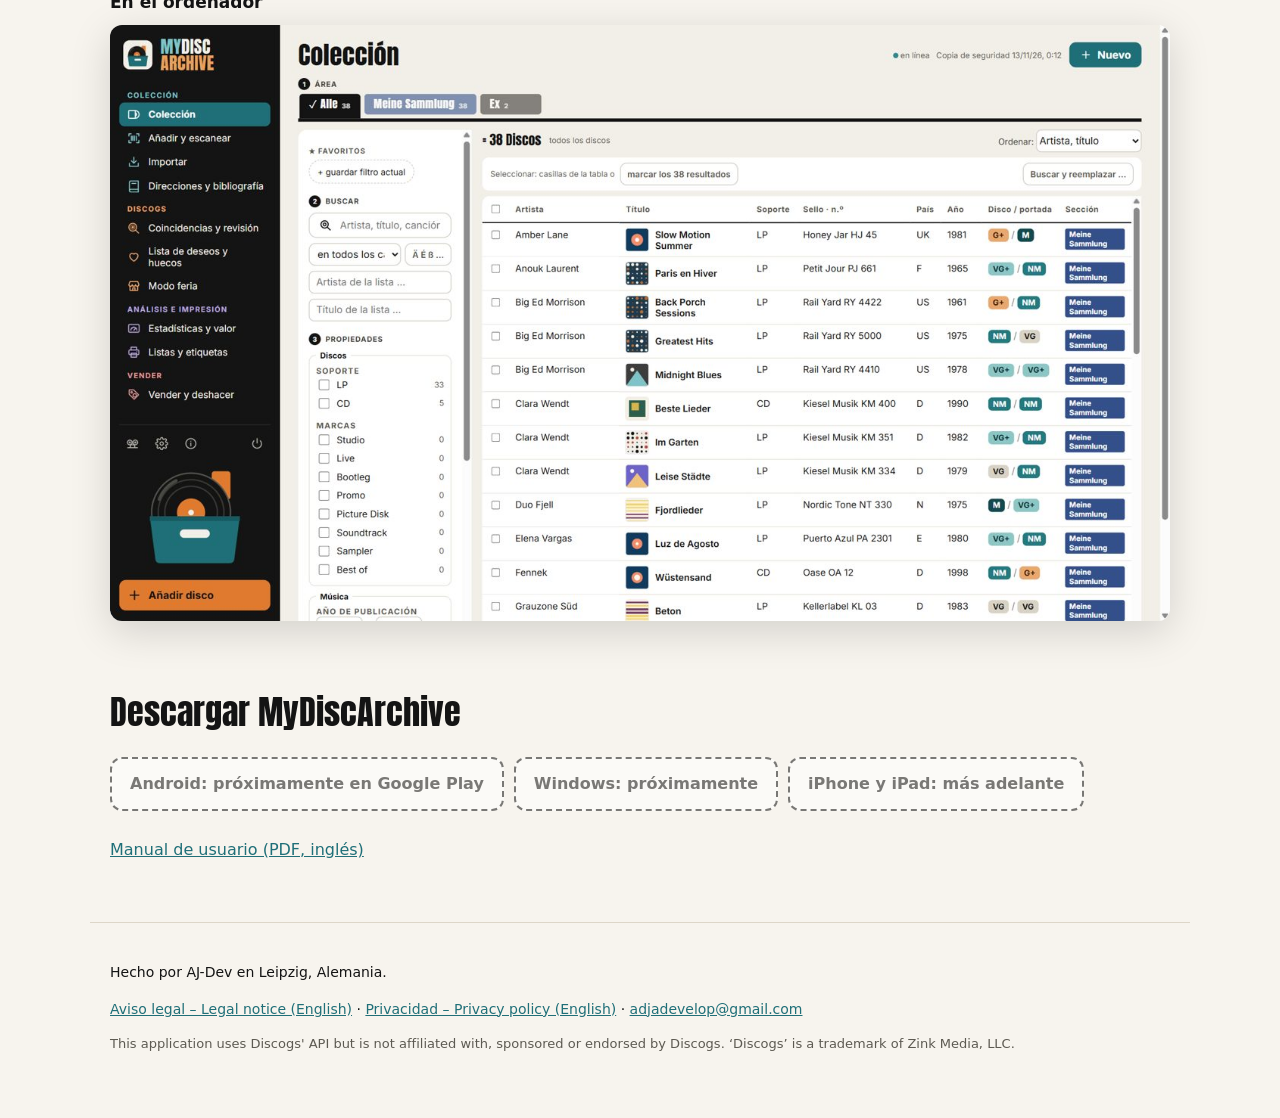
<file: es/index.html>
<!doctype html>
<html lang="es"><head><meta charset="utf-8"><meta name="viewport" content="width=device-width,initial-scale=1">
<title>MyDiscArchive: Discos y CDs</title><meta name="description" content="Cataloga tus vinilos y CDs – con Discogs, en el móvil y en el PC.">
<link rel="alternate" hreflang="de" href="https://adjadevelop.github.io/mydiscarchive/de/"><link rel="alternate" hreflang="en" href="https://adjadevelop.github.io/mydiscarchive/en/"><link rel="alternate" hreflang="es" href="https://adjadevelop.github.io/mydiscarchive/es/"><link rel="alternate" hreflang="fr" href="https://adjadevelop.github.io/mydiscarchive/fr/"><link rel="alternate" hreflang="it" href="https://adjadevelop.github.io/mydiscarchive/it/"><link rel="alternate" hreflang="pt" href="https://adjadevelop.github.io/mydiscarchive/pt/"><link rel="alternate" hreflang="nl" href="https://adjadevelop.github.io/mydiscarchive/nl/"><link rel="alternate" hreflang="pl" href="https://adjadevelop.github.io/mydiscarchive/pl/"><link rel="alternate" hreflang="sv" href="https://adjadevelop.github.io/mydiscarchive/sv/"><link rel="alternate" hreflang="ja" href="https://adjadevelop.github.io/mydiscarchive/ja/"><link rel="alternate" hreflang="x-default" href="https://adjadevelop.github.io/mydiscarchive/"><link rel="icon" href="../img/icon.png"><link rel="apple-touch-icon" href="../img/apple-touch-icon.png">
<meta property="og:title" content="MyDiscArchive: Discos y CDs"><meta property="og:description" content="Cataloga tus vinilos y CDs – con Discogs, en el móvil y en el PC."><meta property="og:image" content="https://adjadevelop.github.io/mydiscarchive/img/og.jpg">
<link rel="stylesheet" href="../site.css"></head><body><header class="leiste"><a class="marke" href="../es/"><img src="../img/icon.png" alt="" width="36" height="36"><span><b class="my">MY</b>DISC<br><span class="ar">ARCHIVE</span></span></a>
<nav><a href="../es/#funktionen">Funciones</a><a href="../es/#bilder">Capturas de pantalla</a><a href="../es/#download">Descargar</a></nav>
<label class="sprache"><span class="vh">Idioma</span><select onchange="location.href=this.value" aria-label="Idioma"><option value="../de/">Deutsch</option><option value="../en/">English</option><option value="../es/" selected>Español</option><option value="../fr/">Français</option><option value="../it/">Italiano</option><option value="../pt/">Português</option><option value="../nl/">Nederlands</option><option value="../pl/">Polski</option><option value="../sv/">Svenska</option><option value="../ja/">日本語</option></select></label></header>
<main>
<section class="held"><div><h1><span class="my">MY</span>DISC<span class="ar">ARCHIVE</span></h1>
<p class="kurz">Cataloga tus vinilos y CDs – con Discogs, en el móvil y en el PC.</p><p>Tu colección de discos, por fin en orden: MyDiscArchive gestiona vinilos, CDs y casetes – en el móvil y en el PC con Windows, sin nube y sin cuenta con nosotros.</p><p><a class="knopf haupt" href="#download">Descargar MyDiscArchive</a></p></div>
<img class="handy" src="../img/es-phone-1.jpg" alt="" width="540" height="960"></section>
<section id="funktionen"><h2>Funciones</h2><div class="raster"><article><h3>TRAE TU COLECCIÓN</h3><ul><li>Importa listas de Excel y CSV, exportaciones de Discogs, CLZ y bases de datos de CDPlus</li><li>La app busca en Discogs el prensaje correcto de cada disco. Las coincidencias seguras se vinculan solas; las dudosas van a una lista de revisión</li><li>Pega un enlace de Discogs para asignar un disco con exactitud</li><li>Asistente de prensajes: todas las versiones de un álbum lado a lado, con números de matriz y fotos de la etiqueta</li></ul></article><article><h3>AÑADE DISCOS RÁPIDO</h3><ul><li>Escanea el código de barras o fotografía la portada: la app lee artista, título y número de catálogo</li><li>Escaneo en serie: añade muchos discos seguidos</li><li>Estado según Goldmine (M a P) para disco y funda, con ayuda para valorarlo</li></ul></article><article><h3>TODO SOBRE CADA DISCO</h3><ul><li>Precio y fecha de compra, tienda, ubicación en la estantería</li><li>Valor de mercado según el estado, de Discogs, con tu propia cuenta de Discogs</li><li>Historial: cualquier cambio se puede deshacer</li></ul></article><article><h3>ESTADÍSTICAS E IMPRESIÓN</h3><ul><li>Estadísticas: compras por año, procedencia en el mapa del mundo, favoritos y curiosidades</li><li>Listas para imprimir o guardar como PDF</li><li>Etiquetas con código QR para fundas y baldas: escanéalas y la app muestra el disco o el contenido de la balda</li></ul></article><article><h3>DE FERIA EN FERIA</h3><ul><li>Modo feria: escribe o escanea un número de catálogo y ve al instante si ya lo tienes</li><li>Lista de deseos con alerta de precio</li><li>Huecos: qué álbumes de tus artistas favoritos te faltan</li></ul></article><article><h3>VENDER Y LIQUIDAR</h3><ul><li>Crea borradores de venta en Discogs con el prensaje correcto; los publicas tú en Discogs</li><li>Ayuda para liquidar una colección</li></ul></article><article><h3>TUS DATOS SE QUEDAN CONTIGO</h3><ul><li>Todos los datos están en tu dispositivo. El PC y el móvil se sincronizan directamente en tu wifi</li><li>Sin anuncios, sin cuenta con nosotros, sin nube</li><li>Copias de seguridad y exportación a Excel y CSV en cualquier momento</li><li>Tu colección funciona sin internet; las funciones de Discogs necesitan conexión</li></ul></article></div><p class="klein">Disponible en 10 idiomas: español, alemán, inglés, francés, italiano, portugués, neerlandés, polaco, sueco y japonés.</p></section>
<section id="bilder"><h2>Capturas de pantalla</h2><h3>En el móvil</h3><div class="handys"><img src="../img/es-phone-1.jpg" alt="" loading="lazy" width="540" height="960"><img src="../img/es-phone-3.jpg" alt="" loading="lazy" width="540" height="960"><img src="../img/es-phone-5.jpg" alt="" loading="lazy" width="540" height="960"></div>
<h3>En el ordenador</h3><img class="pc" src="../img/es-pc-1.jpg" alt="" loading="lazy" width="1400" height="788"></section>
<section id="download"><h2>Descargar MyDiscArchive</h2><div class="knoepfe"><span class="knopf aus">Android: próximamente en Google Play</span><span class="knopf aus">Windows: próximamente</span><span class="knopf aus">iPhone y iPad: más adelante</span></div>
<p><a href="../manual-en.pdf">Manual de usuario (PDF, inglés)</a></p></section>
</main><footer><p>Hecho por AJ-Dev en Leipzig, Alemania.</p><p><a href="../impressum.html#en">Aviso legal – Legal notice (English)</a> · <a href="../datenschutz.html#en">Privacidad – Privacy policy (English)</a> · <a href="mailto:adjadevelop@gmail.com">adjadevelop@gmail.com</a></p>
<p class="klein">This application uses Discogs' API but is not affiliated with, sponsored or endorsed by Discogs. ‘Discogs’ is a trademark of Zink Media, LLC.</p></footer></body></html>
</file>
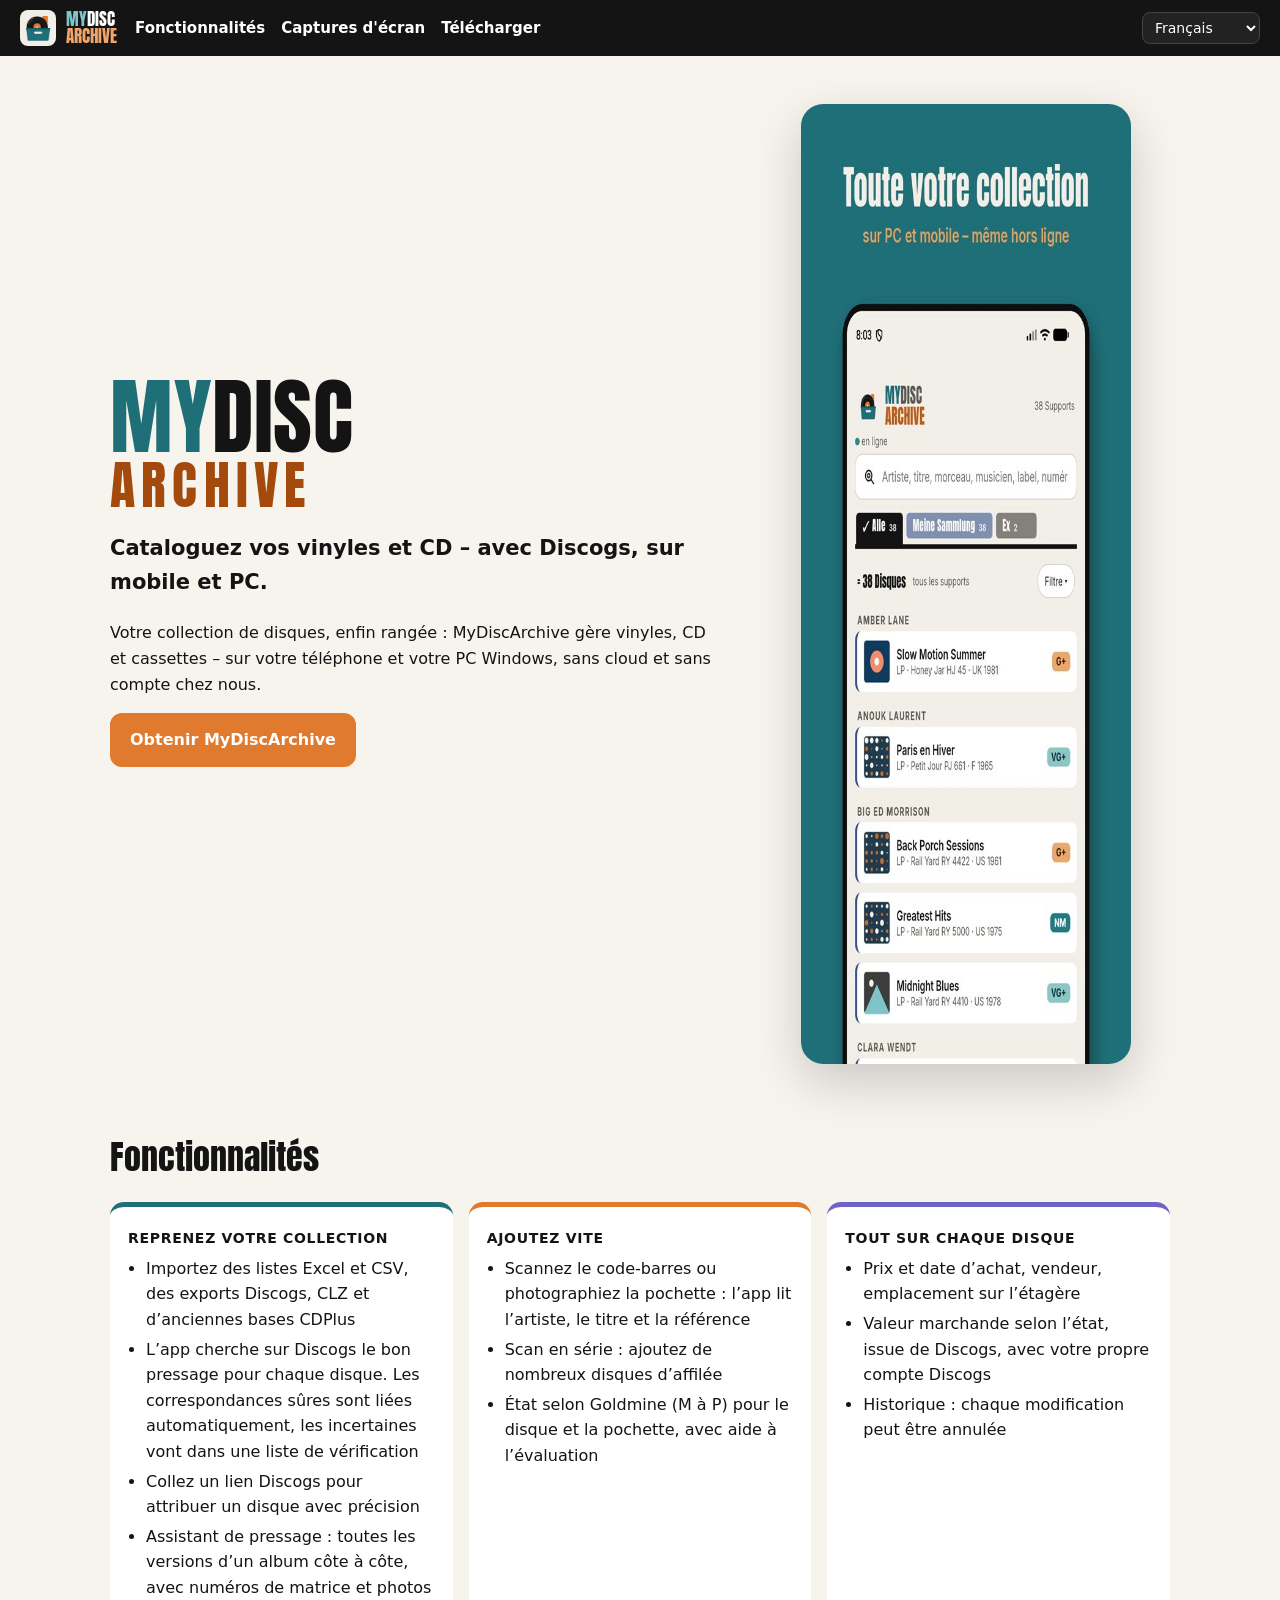
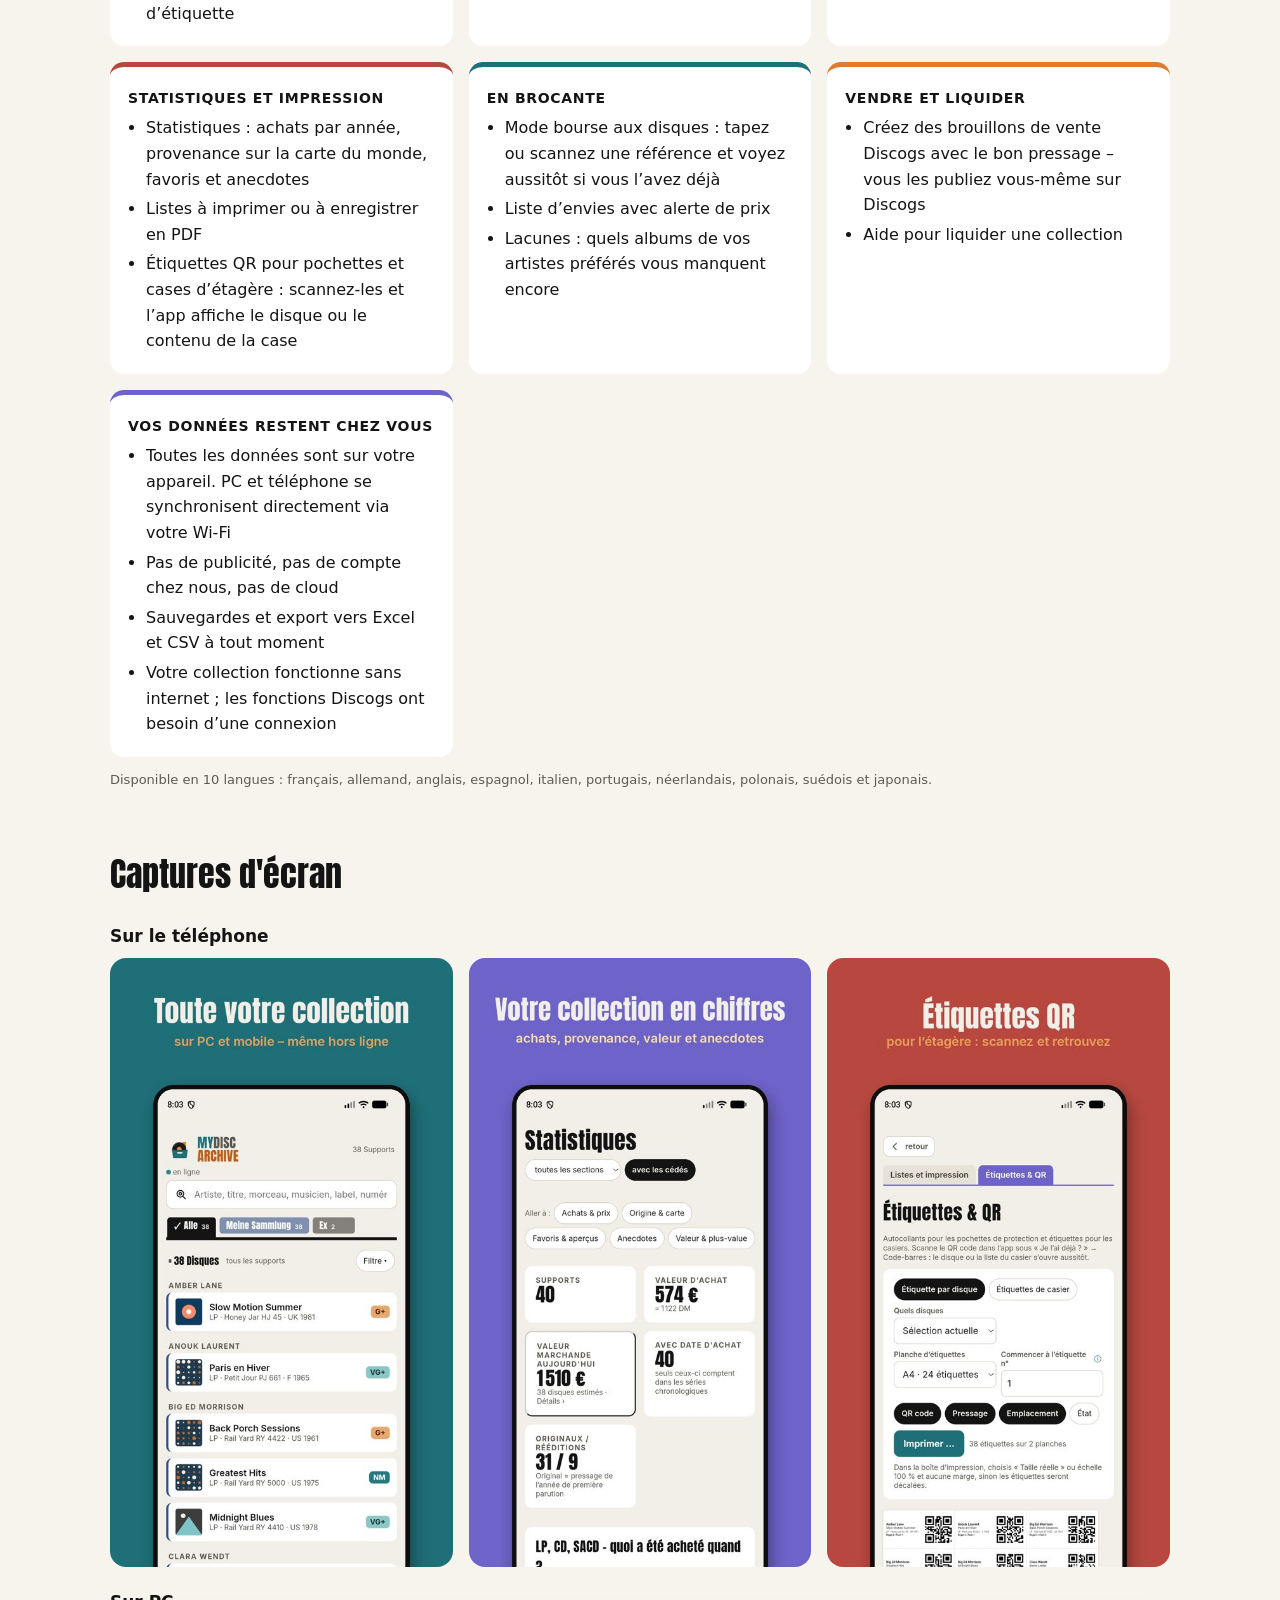
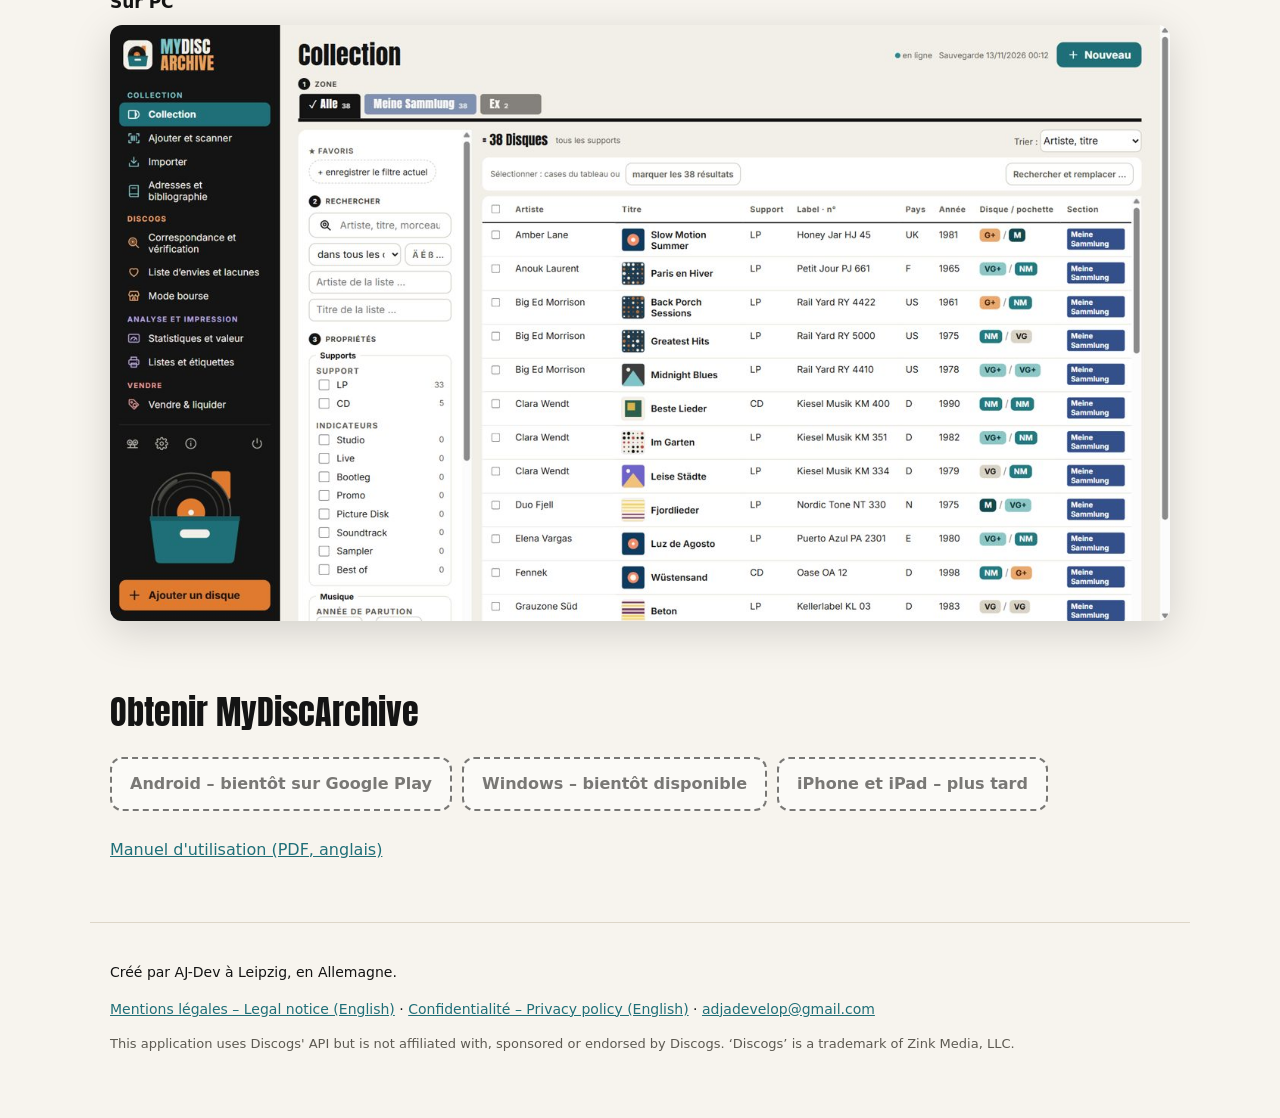
<file: fr/index.html>
<!doctype html>
<html lang="fr"><head><meta charset="utf-8"><meta name="viewport" content="width=device-width,initial-scale=1">
<title>MyDiscArchive : vinyles et CD</title><meta name="description" content="Cataloguez vos vinyles et CD – avec Discogs, sur mobile et PC.">
<link rel="alternate" hreflang="de" href="https://adjadevelop.github.io/mydiscarchive/de/"><link rel="alternate" hreflang="en" href="https://adjadevelop.github.io/mydiscarchive/en/"><link rel="alternate" hreflang="es" href="https://adjadevelop.github.io/mydiscarchive/es/"><link rel="alternate" hreflang="fr" href="https://adjadevelop.github.io/mydiscarchive/fr/"><link rel="alternate" hreflang="it" href="https://adjadevelop.github.io/mydiscarchive/it/"><link rel="alternate" hreflang="pt" href="https://adjadevelop.github.io/mydiscarchive/pt/"><link rel="alternate" hreflang="nl" href="https://adjadevelop.github.io/mydiscarchive/nl/"><link rel="alternate" hreflang="pl" href="https://adjadevelop.github.io/mydiscarchive/pl/"><link rel="alternate" hreflang="sv" href="https://adjadevelop.github.io/mydiscarchive/sv/"><link rel="alternate" hreflang="ja" href="https://adjadevelop.github.io/mydiscarchive/ja/"><link rel="alternate" hreflang="x-default" href="https://adjadevelop.github.io/mydiscarchive/"><link rel="icon" href="../img/icon.png"><link rel="apple-touch-icon" href="../img/apple-touch-icon.png">
<meta property="og:title" content="MyDiscArchive : vinyles et CD"><meta property="og:description" content="Cataloguez vos vinyles et CD – avec Discogs, sur mobile et PC."><meta property="og:image" content="https://adjadevelop.github.io/mydiscarchive/img/og.jpg">
<link rel="stylesheet" href="../site.css"></head><body><header class="leiste"><a class="marke" href="../fr/"><img src="../img/icon.png" alt="" width="36" height="36"><span><b class="my">MY</b>DISC<br><span class="ar">ARCHIVE</span></span></a>
<nav><a href="../fr/#funktionen">Fonctionnalités</a><a href="../fr/#bilder">Captures d&#x27;écran</a><a href="../fr/#download">Télécharger</a></nav>
<label class="sprache"><span class="vh">Langue</span><select onchange="location.href=this.value" aria-label="Langue"><option value="../de/">Deutsch</option><option value="../en/">English</option><option value="../es/">Español</option><option value="../fr/" selected>Français</option><option value="../it/">Italiano</option><option value="../pt/">Português</option><option value="../nl/">Nederlands</option><option value="../pl/">Polski</option><option value="../sv/">Svenska</option><option value="../ja/">日本語</option></select></label></header>
<main>
<section class="held"><div><h1><span class="my">MY</span>DISC<span class="ar">ARCHIVE</span></h1>
<p class="kurz">Cataloguez vos vinyles et CD – avec Discogs, sur mobile et PC.</p><p>Votre collection de disques, enfin rangée : MyDiscArchive gère vinyles, CD et cassettes – sur votre téléphone et votre PC Windows, sans cloud et sans compte chez nous.</p><p><a class="knopf haupt" href="#download">Obtenir MyDiscArchive</a></p></div>
<img class="handy" src="../img/fr-phone-1.jpg" alt="" width="540" height="960"></section>
<section id="funktionen"><h2>Fonctionnalités</h2><div class="raster"><article><h3>REPRENEZ VOTRE COLLECTION</h3><ul><li>Importez des listes Excel et CSV, des exports Discogs, CLZ et d’anciennes bases CDPlus</li><li>L’app cherche sur Discogs le bon pressage pour chaque disque. Les correspondances sûres sont liées automatiquement, les incertaines vont dans une liste de vérification</li><li>Collez un lien Discogs pour attribuer un disque avec précision</li><li>Assistant de pressage : toutes les versions d’un album côte à côte, avec numéros de matrice et photos d’étiquette</li></ul></article><article><h3>AJOUTEZ VITE</h3><ul><li>Scannez le code-barres ou photographiez la pochette : l’app lit l’artiste, le titre et la référence</li><li>Scan en série : ajoutez de nombreux disques d’affilée</li><li>État selon Goldmine (M à P) pour le disque et la pochette, avec aide à l’évaluation</li></ul></article><article><h3>TOUT SUR CHAQUE DISQUE</h3><ul><li>Prix et date d’achat, vendeur, emplacement sur l’étagère</li><li>Valeur marchande selon l’état, issue de Discogs, avec votre propre compte Discogs</li><li>Historique : chaque modification peut être annulée</li></ul></article><article><h3>STATISTIQUES ET IMPRESSION</h3><ul><li>Statistiques : achats par année, provenance sur la carte du monde, favoris et anecdotes</li><li>Listes à imprimer ou à enregistrer en PDF</li><li>Étiquettes QR pour pochettes et cases d’étagère : scannez-les et l’app affiche le disque ou le contenu de la case</li></ul></article><article><h3>EN BROCANTE</h3><ul><li>Mode bourse aux disques : tapez ou scannez une référence et voyez aussitôt si vous l’avez déjà</li><li>Liste d’envies avec alerte de prix</li><li>Lacunes : quels albums de vos artistes préférés vous manquent encore</li></ul></article><article><h3>VENDRE ET LIQUIDER</h3><ul><li>Créez des brouillons de vente Discogs avec le bon pressage – vous les publiez vous-même sur Discogs</li><li>Aide pour liquider une collection</li></ul></article><article><h3>VOS DONNÉES RESTENT CHEZ VOUS</h3><ul><li>Toutes les données sont sur votre appareil. PC et téléphone se synchronisent directement via votre Wi-Fi</li><li>Pas de publicité, pas de compte chez nous, pas de cloud</li><li>Sauvegardes et export vers Excel et CSV à tout moment</li><li>Votre collection fonctionne sans internet ; les fonctions Discogs ont besoin d’une connexion</li></ul></article></div><p class="klein">Disponible en 10 langues : français, allemand, anglais, espagnol, italien, portugais, néerlandais, polonais, suédois et japonais.</p></section>
<section id="bilder"><h2>Captures d&#x27;écran</h2><h3>Sur le téléphone</h3><div class="handys"><img src="../img/fr-phone-1.jpg" alt="" loading="lazy" width="540" height="960"><img src="../img/fr-phone-3.jpg" alt="" loading="lazy" width="540" height="960"><img src="../img/fr-phone-5.jpg" alt="" loading="lazy" width="540" height="960"></div>
<h3>Sur PC</h3><img class="pc" src="../img/fr-pc-1.jpg" alt="" loading="lazy" width="1400" height="788"></section>
<section id="download"><h2>Obtenir MyDiscArchive</h2><div class="knoepfe"><span class="knopf aus">Android – bientôt sur Google Play</span><span class="knopf aus">Windows – bientôt disponible</span><span class="knopf aus">iPhone et iPad – plus tard</span></div>
<p><a href="../manual-en.pdf">Manuel d&#x27;utilisation (PDF, anglais)</a></p></section>
</main><footer><p>Créé par AJ-Dev à Leipzig, en Allemagne.</p><p><a href="../impressum.html#en">Mentions légales – Legal notice (English)</a> · <a href="../datenschutz.html#en">Confidentialité – Privacy policy (English)</a> · <a href="mailto:adjadevelop@gmail.com">adjadevelop@gmail.com</a></p>
<p class="klein">This application uses Discogs' API but is not affiliated with, sponsored or endorsed by Discogs. ‘Discogs’ is a trademark of Zink Media, LLC.</p></footer></body></html>
</file>
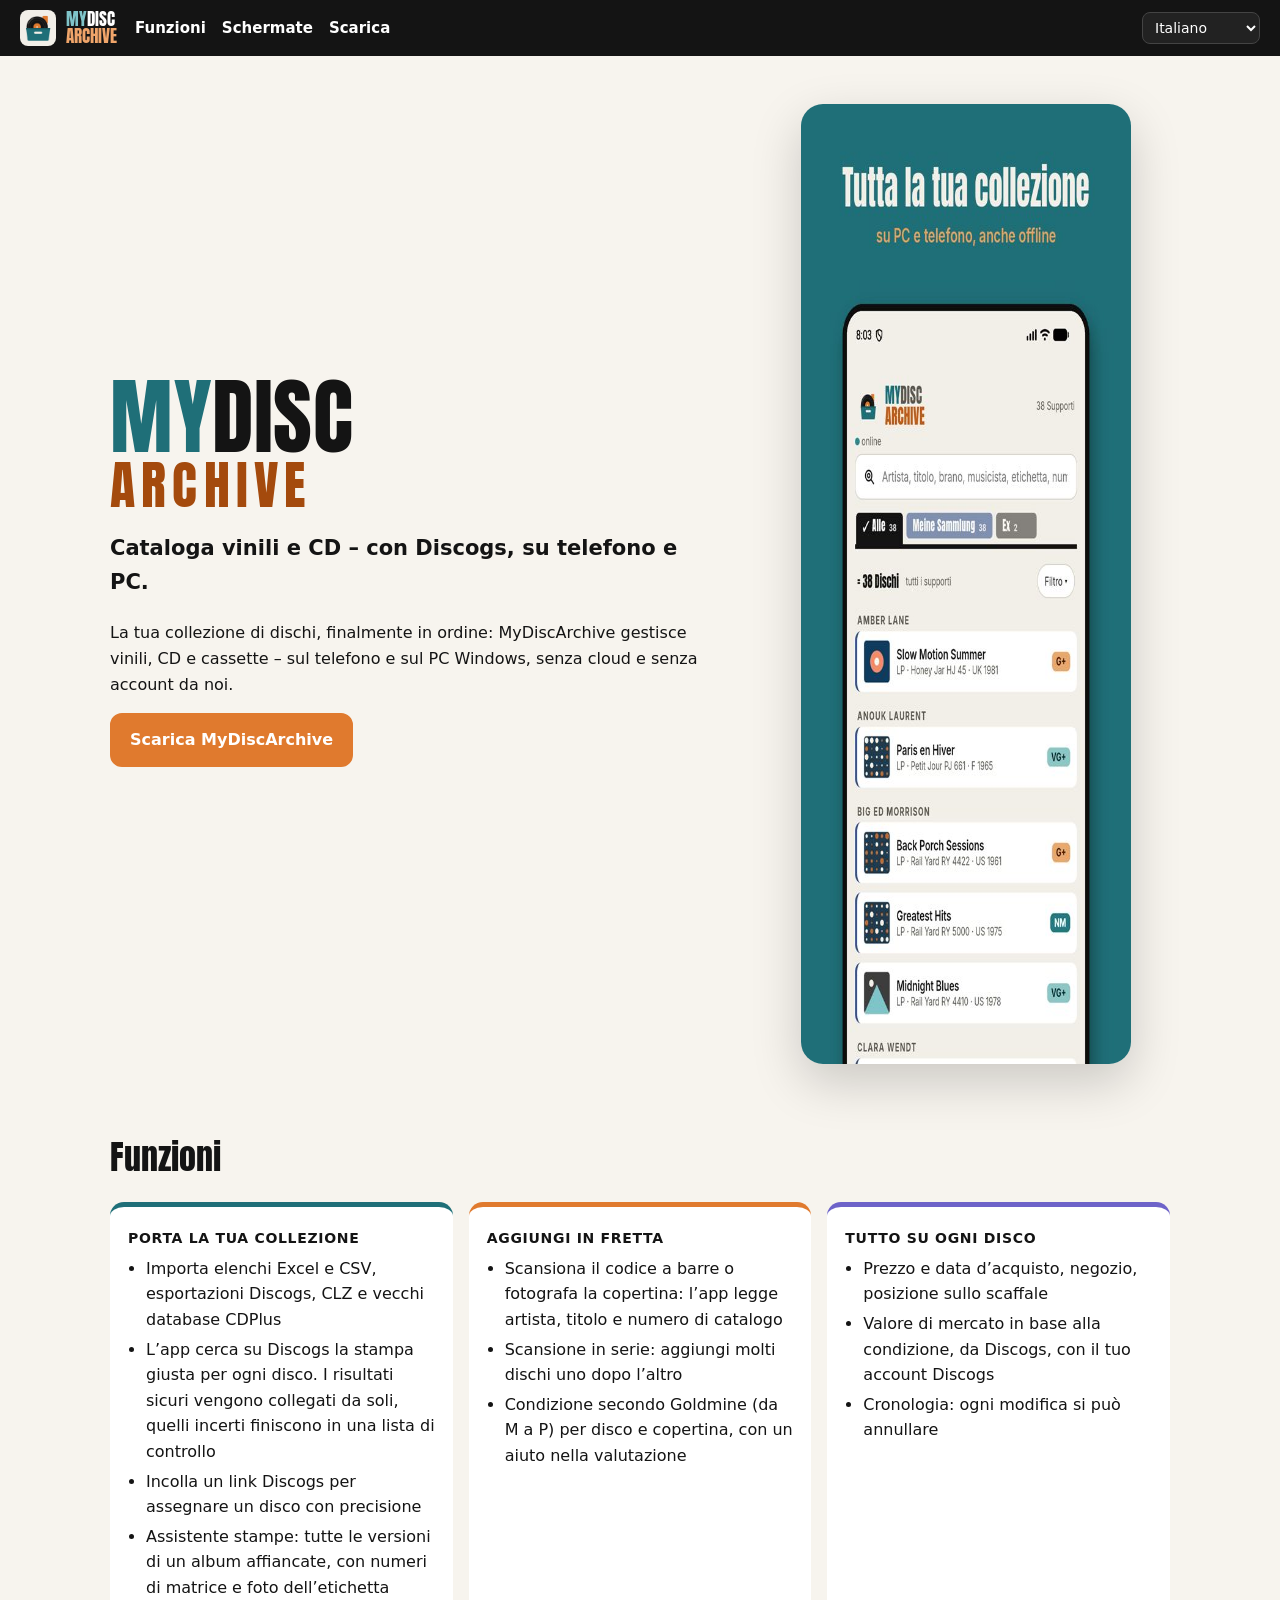
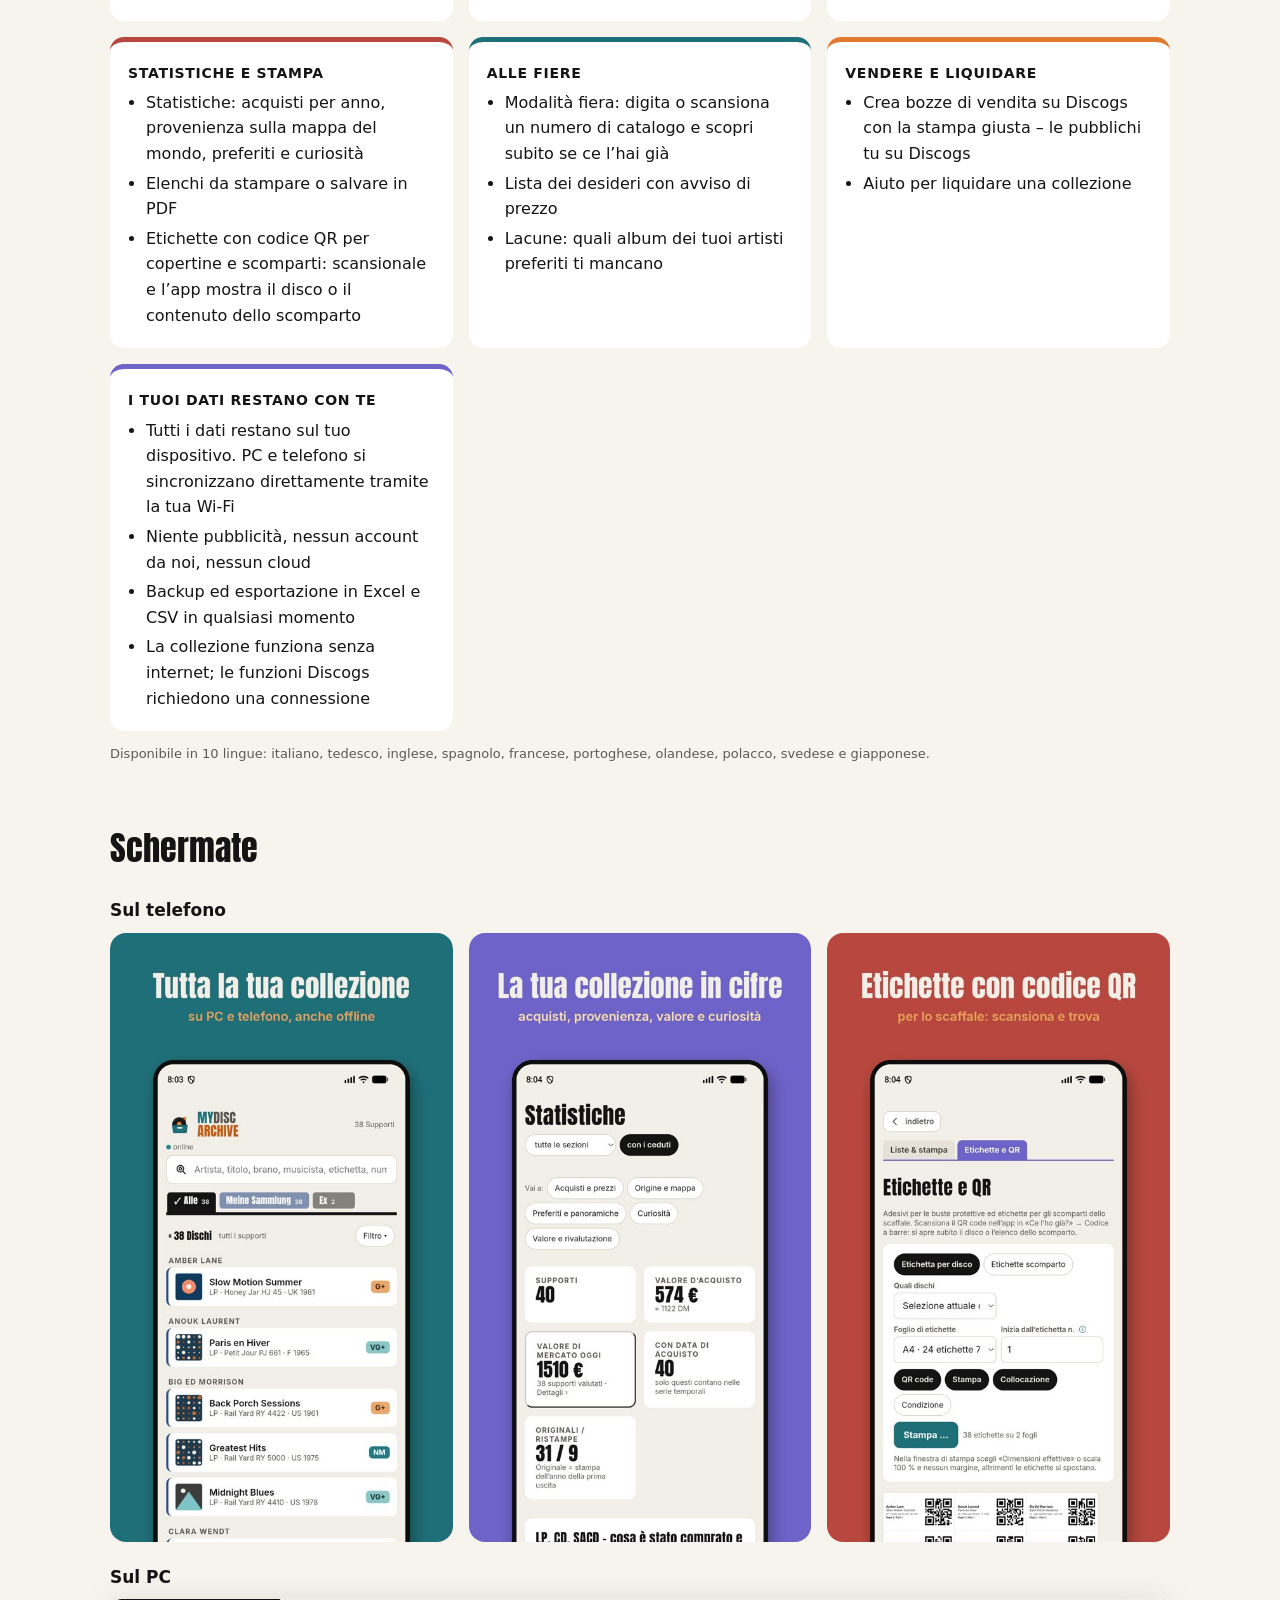
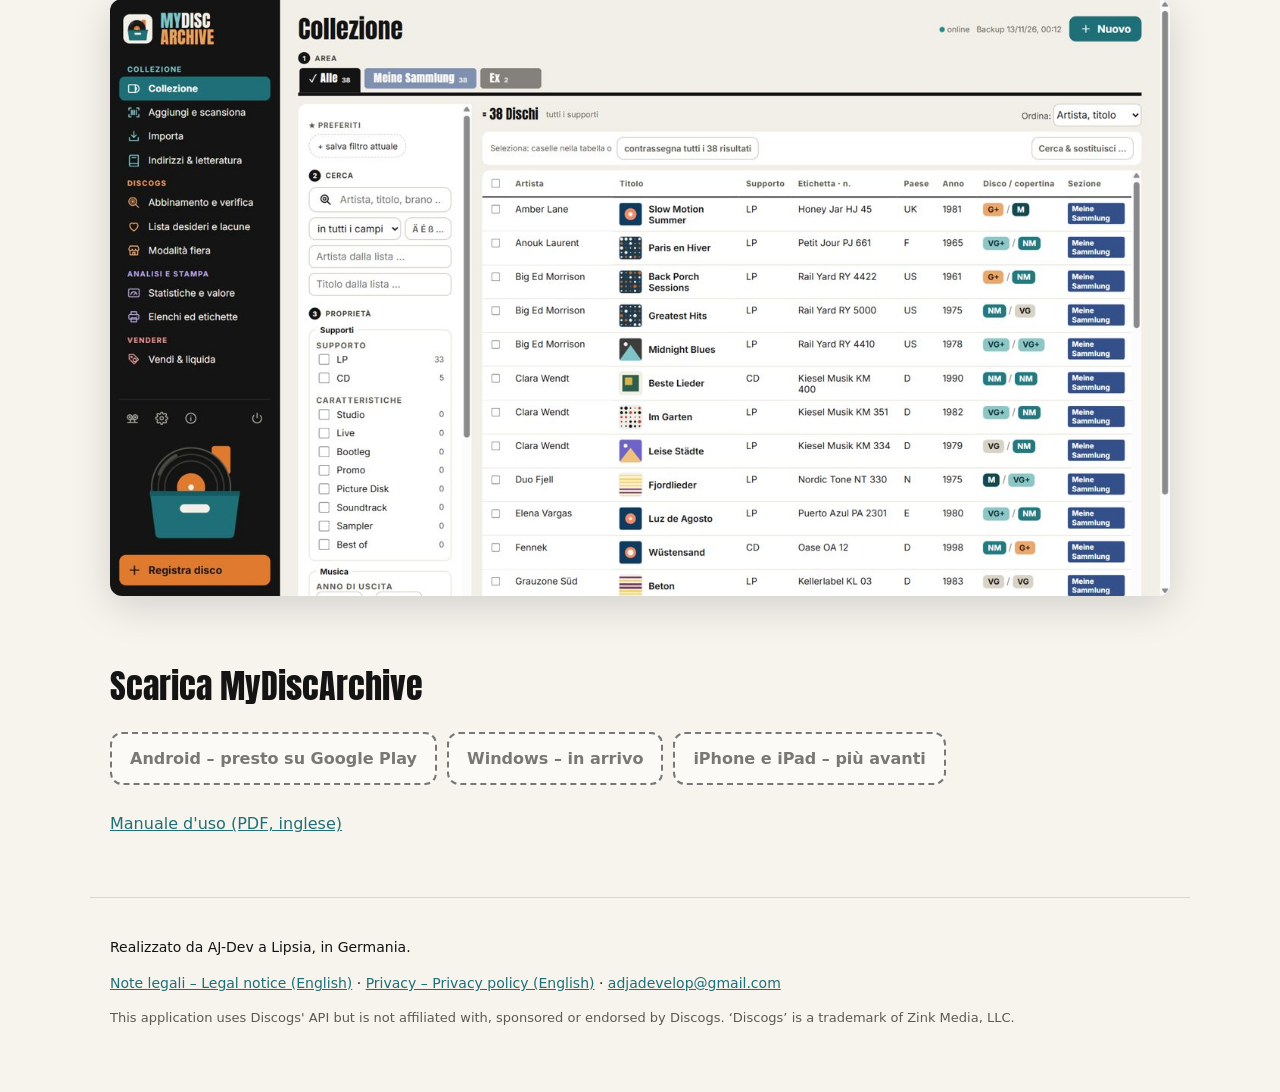
<file: it/index.html>
<!doctype html>
<html lang="it"><head><meta charset="utf-8"><meta name="viewport" content="width=device-width,initial-scale=1">
<title>MyDiscArchive: Vinili e CD</title><meta name="description" content="Cataloga vinili e CD – con Discogs, su telefono e PC.">
<link rel="alternate" hreflang="de" href="https://adjadevelop.github.io/mydiscarchive/de/"><link rel="alternate" hreflang="en" href="https://adjadevelop.github.io/mydiscarchive/en/"><link rel="alternate" hreflang="es" href="https://adjadevelop.github.io/mydiscarchive/es/"><link rel="alternate" hreflang="fr" href="https://adjadevelop.github.io/mydiscarchive/fr/"><link rel="alternate" hreflang="it" href="https://adjadevelop.github.io/mydiscarchive/it/"><link rel="alternate" hreflang="pt" href="https://adjadevelop.github.io/mydiscarchive/pt/"><link rel="alternate" hreflang="nl" href="https://adjadevelop.github.io/mydiscarchive/nl/"><link rel="alternate" hreflang="pl" href="https://adjadevelop.github.io/mydiscarchive/pl/"><link rel="alternate" hreflang="sv" href="https://adjadevelop.github.io/mydiscarchive/sv/"><link rel="alternate" hreflang="ja" href="https://adjadevelop.github.io/mydiscarchive/ja/"><link rel="alternate" hreflang="x-default" href="https://adjadevelop.github.io/mydiscarchive/"><link rel="icon" href="../img/icon.png"><link rel="apple-touch-icon" href="../img/apple-touch-icon.png">
<meta property="og:title" content="MyDiscArchive: Vinili e CD"><meta property="og:description" content="Cataloga vinili e CD – con Discogs, su telefono e PC."><meta property="og:image" content="https://adjadevelop.github.io/mydiscarchive/img/og.jpg">
<link rel="stylesheet" href="../site.css"></head><body><header class="leiste"><a class="marke" href="../it/"><img src="../img/icon.png" alt="" width="36" height="36"><span><b class="my">MY</b>DISC<br><span class="ar">ARCHIVE</span></span></a>
<nav><a href="../it/#funktionen">Funzioni</a><a href="../it/#bilder">Schermate</a><a href="../it/#download">Scarica</a></nav>
<label class="sprache"><span class="vh">Lingua</span><select onchange="location.href=this.value" aria-label="Lingua"><option value="../de/">Deutsch</option><option value="../en/">English</option><option value="../es/">Español</option><option value="../fr/">Français</option><option value="../it/" selected>Italiano</option><option value="../pt/">Português</option><option value="../nl/">Nederlands</option><option value="../pl/">Polski</option><option value="../sv/">Svenska</option><option value="../ja/">日本語</option></select></label></header>
<main>
<section class="held"><div><h1><span class="my">MY</span>DISC<span class="ar">ARCHIVE</span></h1>
<p class="kurz">Cataloga vinili e CD – con Discogs, su telefono e PC.</p><p>La tua collezione di dischi, finalmente in ordine: MyDiscArchive gestisce vinili, CD e cassette – sul telefono e sul PC Windows, senza cloud e senza account da noi.</p><p><a class="knopf haupt" href="#download">Scarica MyDiscArchive</a></p></div>
<img class="handy" src="../img/it-phone-1.jpg" alt="" width="540" height="960"></section>
<section id="funktionen"><h2>Funzioni</h2><div class="raster"><article><h3>PORTA LA TUA COLLEZIONE</h3><ul><li>Importa elenchi Excel e CSV, esportazioni Discogs, CLZ e vecchi database CDPlus</li><li>L’app cerca su Discogs la stampa giusta per ogni disco. I risultati sicuri vengono collegati da soli, quelli incerti finiscono in una lista di controllo</li><li>Incolla un link Discogs per assegnare un disco con precisione</li><li>Assistente stampe: tutte le versioni di un album affiancate, con numeri di matrice e foto dell’etichetta</li></ul></article><article><h3>AGGIUNGI IN FRETTA</h3><ul><li>Scansiona il codice a barre o fotografa la copertina: l’app legge artista, titolo e numero di catalogo</li><li>Scansione in serie: aggiungi molti dischi uno dopo l’altro</li><li>Condizione secondo Goldmine (da M a P) per disco e copertina, con un aiuto nella valutazione</li></ul></article><article><h3>TUTTO SU OGNI DISCO</h3><ul><li>Prezzo e data d’acquisto, negozio, posizione sullo scaffale</li><li>Valore di mercato in base alla condizione, da Discogs, con il tuo account Discogs</li><li>Cronologia: ogni modifica si può annullare</li></ul></article><article><h3>STATISTICHE E STAMPA</h3><ul><li>Statistiche: acquisti per anno, provenienza sulla mappa del mondo, preferiti e curiosità</li><li>Elenchi da stampare o salvare in PDF</li><li>Etichette con codice QR per copertine e scomparti: scansionale e l’app mostra il disco o il contenuto dello scomparto</li></ul></article><article><h3>ALLE FIERE</h3><ul><li>Modalità fiera: digita o scansiona un numero di catalogo e scopri subito se ce l’hai già</li><li>Lista dei desideri con avviso di prezzo</li><li>Lacune: quali album dei tuoi artisti preferiti ti mancano</li></ul></article><article><h3>VENDERE E LIQUIDARE</h3><ul><li>Crea bozze di vendita su Discogs con la stampa giusta – le pubblichi tu su Discogs</li><li>Aiuto per liquidare una collezione</li></ul></article><article><h3>I TUOI DATI RESTANO CON TE</h3><ul><li>Tutti i dati restano sul tuo dispositivo. PC e telefono si sincronizzano direttamente tramite la tua Wi-Fi</li><li>Niente pubblicità, nessun account da noi, nessun cloud</li><li>Backup ed esportazione in Excel e CSV in qualsiasi momento</li><li>La collezione funziona senza internet; le funzioni Discogs richiedono una connessione</li></ul></article></div><p class="klein">Disponibile in 10 lingue: italiano, tedesco, inglese, spagnolo, francese, portoghese, olandese, polacco, svedese e giapponese.</p></section>
<section id="bilder"><h2>Schermate</h2><h3>Sul telefono</h3><div class="handys"><img src="../img/it-phone-1.jpg" alt="" loading="lazy" width="540" height="960"><img src="../img/it-phone-3.jpg" alt="" loading="lazy" width="540" height="960"><img src="../img/it-phone-5.jpg" alt="" loading="lazy" width="540" height="960"></div>
<h3>Sul PC</h3><img class="pc" src="../img/it-pc-1.jpg" alt="" loading="lazy" width="1400" height="788"></section>
<section id="download"><h2>Scarica MyDiscArchive</h2><div class="knoepfe"><span class="knopf aus">Android – presto su Google Play</span><span class="knopf aus">Windows – in arrivo</span><span class="knopf aus">iPhone e iPad – più avanti</span></div>
<p><a href="../manual-en.pdf">Manuale d&#x27;uso (PDF, inglese)</a></p></section>
</main><footer><p>Realizzato da AJ-Dev a Lipsia, in Germania.</p><p><a href="../impressum.html#en">Note legali – Legal notice (English)</a> · <a href="../datenschutz.html#en">Privacy – Privacy policy (English)</a> · <a href="mailto:adjadevelop@gmail.com">adjadevelop@gmail.com</a></p>
<p class="klein">This application uses Discogs' API but is not affiliated with, sponsored or endorsed by Discogs. ‘Discogs’ is a trademark of Zink Media, LLC.</p></footer></body></html>
</file>
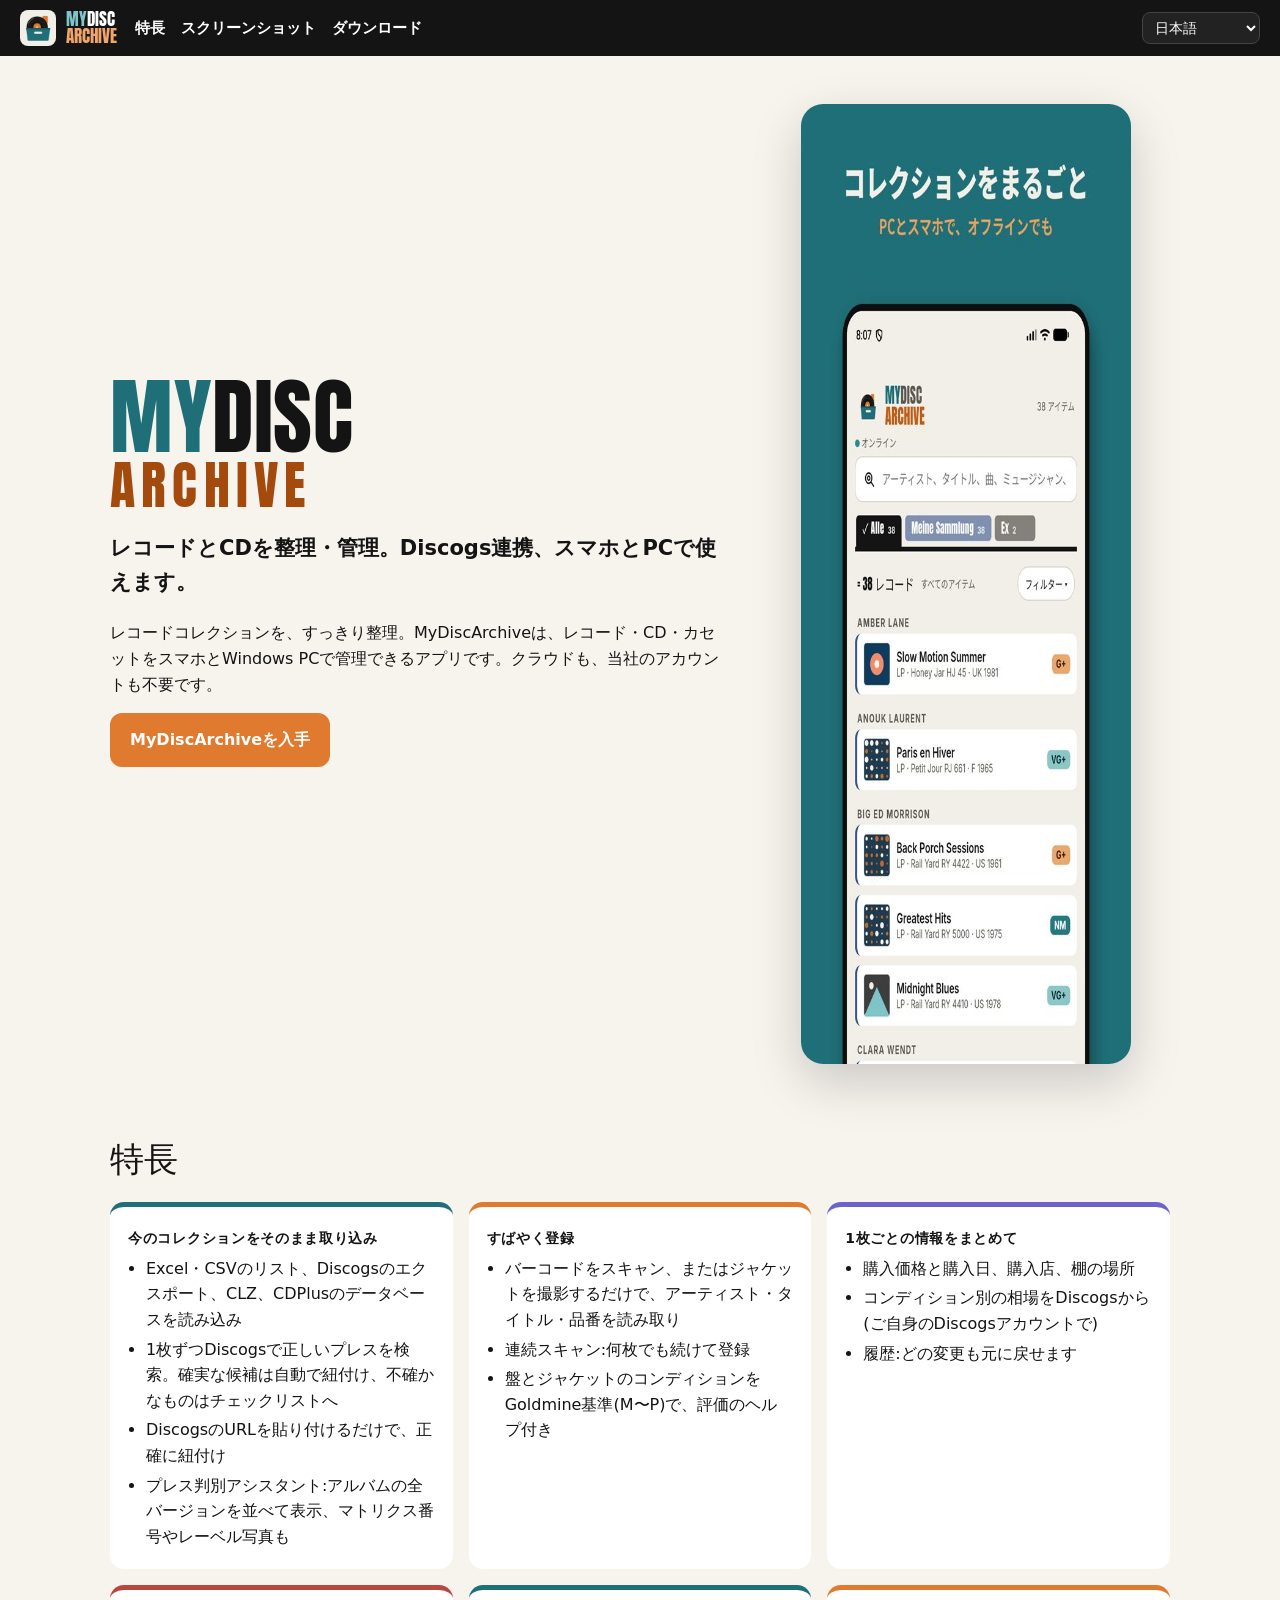
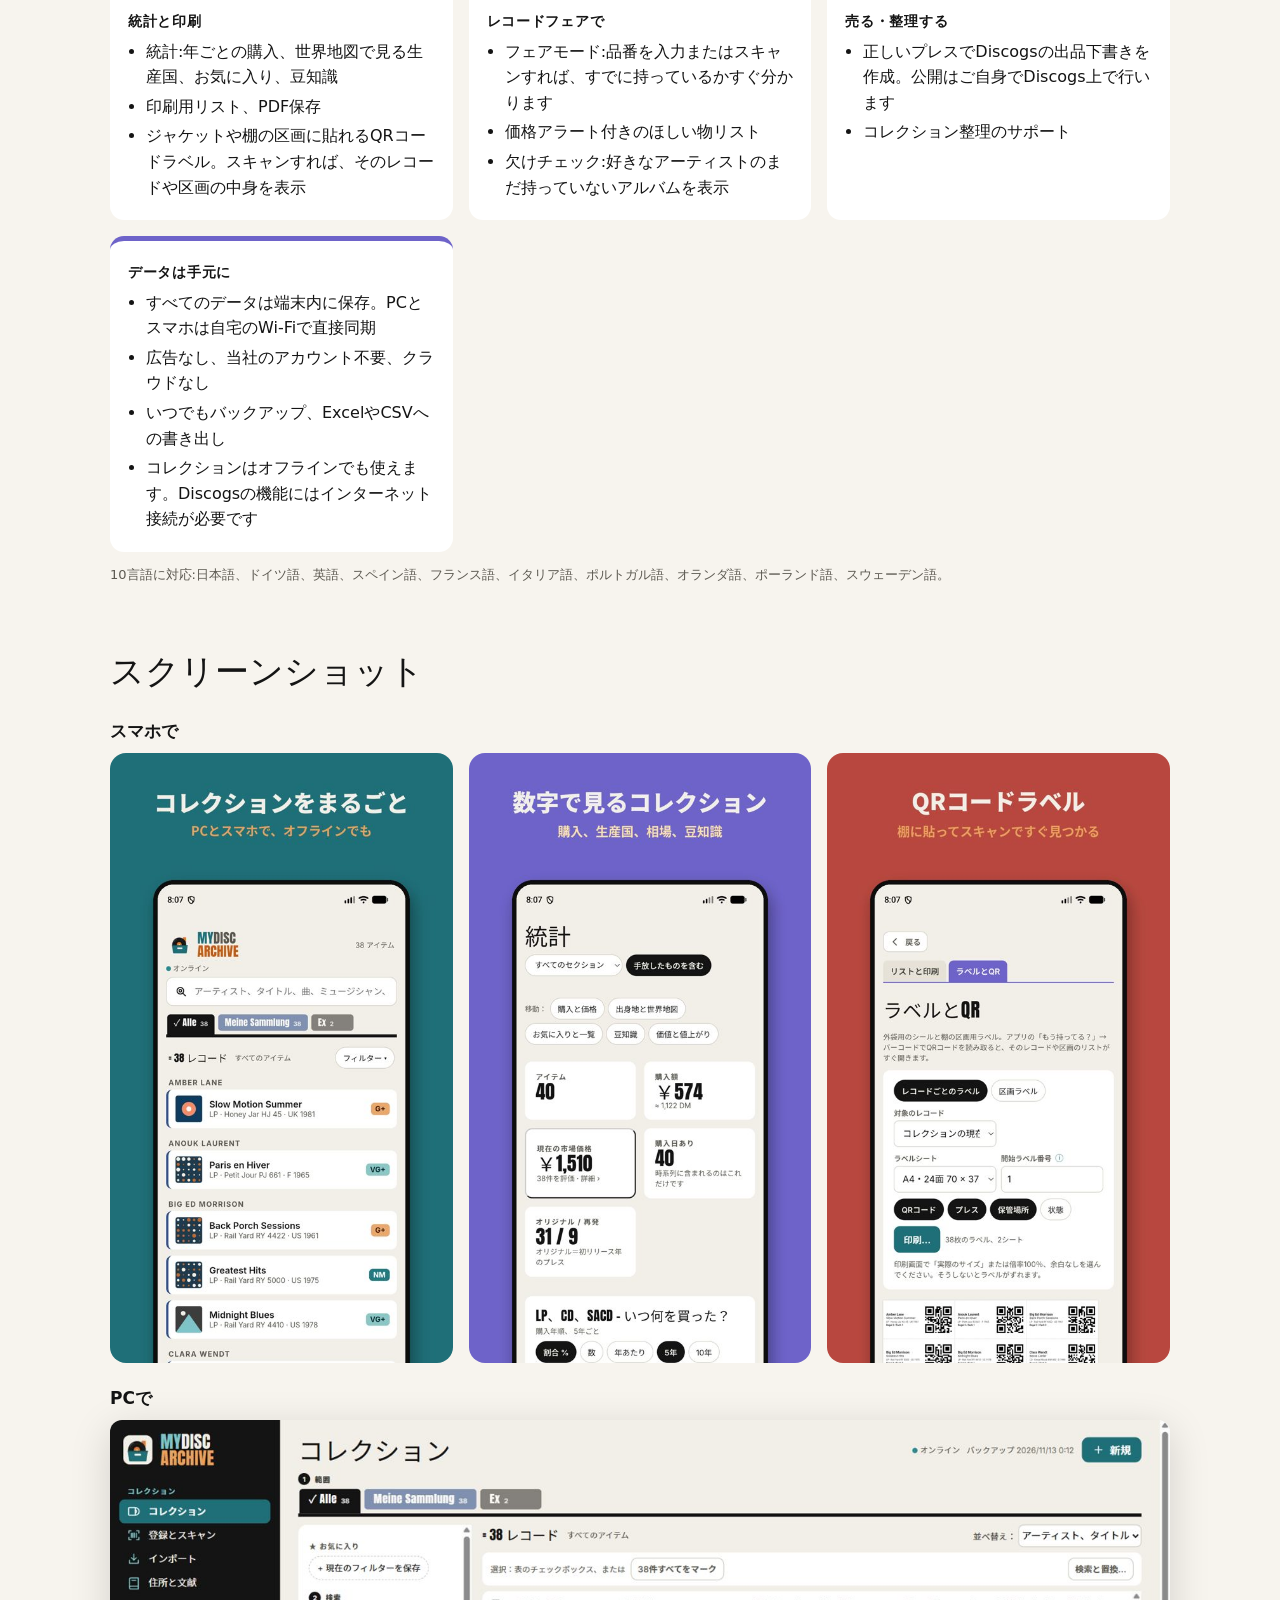
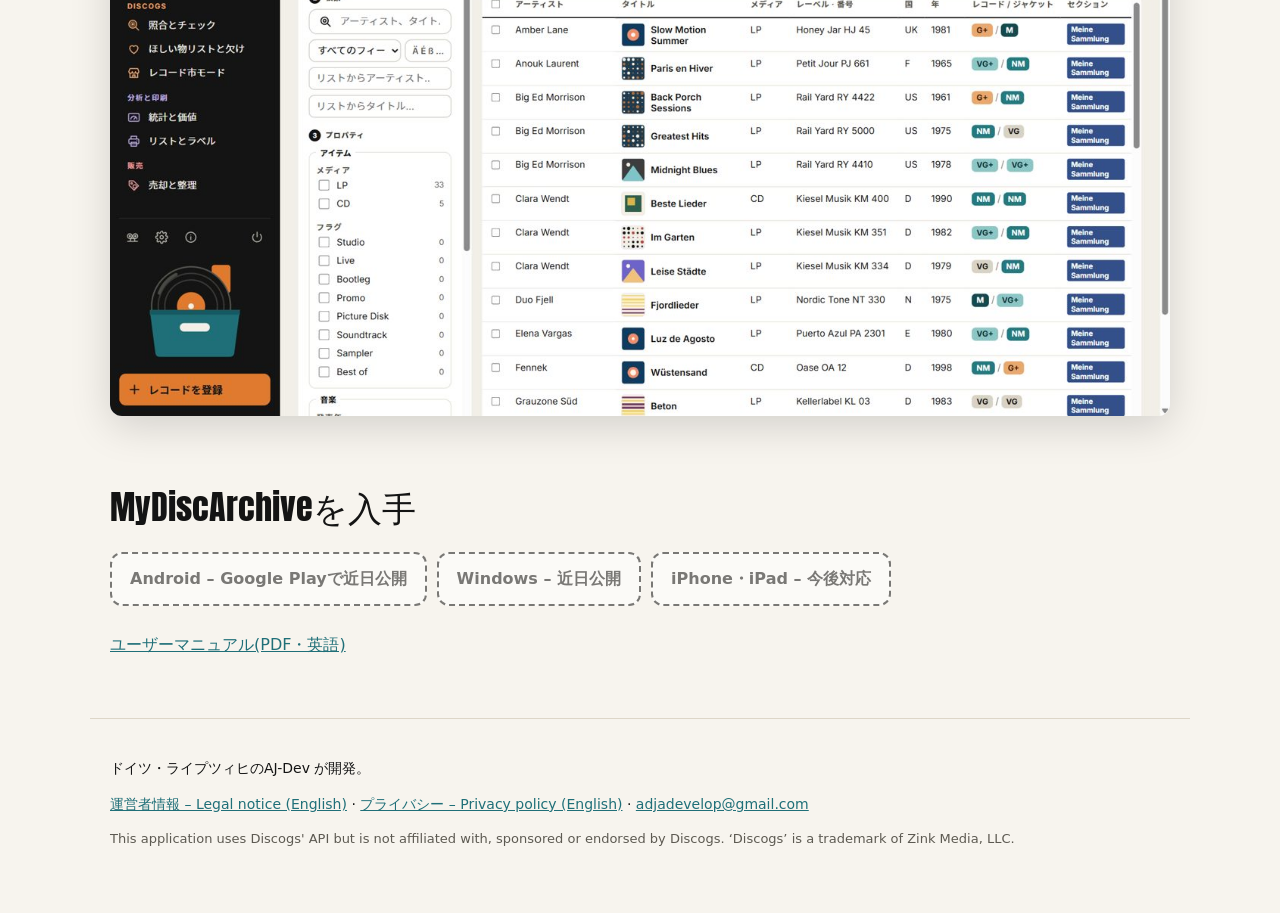
<file: ja/index.html>
<!doctype html>
<html lang="ja"><head><meta charset="utf-8"><meta name="viewport" content="width=device-width,initial-scale=1">
<title>MyDiscArchive レコード管理</title><meta name="description" content="レコードとCDを整理・管理。Discogs連携、スマホとPCで使えます。">
<link rel="alternate" hreflang="de" href="https://adjadevelop.github.io/mydiscarchive/de/"><link rel="alternate" hreflang="en" href="https://adjadevelop.github.io/mydiscarchive/en/"><link rel="alternate" hreflang="es" href="https://adjadevelop.github.io/mydiscarchive/es/"><link rel="alternate" hreflang="fr" href="https://adjadevelop.github.io/mydiscarchive/fr/"><link rel="alternate" hreflang="it" href="https://adjadevelop.github.io/mydiscarchive/it/"><link rel="alternate" hreflang="pt" href="https://adjadevelop.github.io/mydiscarchive/pt/"><link rel="alternate" hreflang="nl" href="https://adjadevelop.github.io/mydiscarchive/nl/"><link rel="alternate" hreflang="pl" href="https://adjadevelop.github.io/mydiscarchive/pl/"><link rel="alternate" hreflang="sv" href="https://adjadevelop.github.io/mydiscarchive/sv/"><link rel="alternate" hreflang="ja" href="https://adjadevelop.github.io/mydiscarchive/ja/"><link rel="alternate" hreflang="x-default" href="https://adjadevelop.github.io/mydiscarchive/"><link rel="icon" href="../img/icon.png"><link rel="apple-touch-icon" href="../img/apple-touch-icon.png">
<meta property="og:title" content="MyDiscArchive レコード管理"><meta property="og:description" content="レコードとCDを整理・管理。Discogs連携、スマホとPCで使えます。"><meta property="og:image" content="https://adjadevelop.github.io/mydiscarchive/img/og.jpg">
<link rel="stylesheet" href="../site.css"></head><body><header class="leiste"><a class="marke" href="../ja/"><img src="../img/icon.png" alt="" width="36" height="36"><span><b class="my">MY</b>DISC<br><span class="ar">ARCHIVE</span></span></a>
<nav><a href="../ja/#funktionen">特長</a><a href="../ja/#bilder">スクリーンショット</a><a href="../ja/#download">ダウンロード</a></nav>
<label class="sprache"><span class="vh">言語</span><select onchange="location.href=this.value" aria-label="言語"><option value="../de/">Deutsch</option><option value="../en/">English</option><option value="../es/">Español</option><option value="../fr/">Français</option><option value="../it/">Italiano</option><option value="../pt/">Português</option><option value="../nl/">Nederlands</option><option value="../pl/">Polski</option><option value="../sv/">Svenska</option><option value="../ja/" selected>日本語</option></select></label></header>
<main>
<section class="held"><div><h1><span class="my">MY</span>DISC<span class="ar">ARCHIVE</span></h1>
<p class="kurz">レコードとCDを整理・管理。Discogs連携、スマホとPCで使えます。</p><p>レコードコレクションを、すっきり整理。MyDiscArchiveは、レコード・CD・カセットをスマホとWindows PCで管理できるアプリです。クラウドも、当社のアカウントも不要です。</p><p><a class="knopf haupt" href="#download">MyDiscArchiveを入手</a></p></div>
<img class="handy" src="../img/ja-phone-1.jpg" alt="" width="540" height="960"></section>
<section id="funktionen"><h2>特長</h2><div class="raster"><article><h3>今のコレクションをそのまま取り込み</h3><ul><li>Excel・CSVのリスト、Discogsのエクスポート、CLZ、CDPlusのデータベースを読み込み</li><li>1枚ずつDiscogsで正しいプレスを検索。確実な候補は自動で紐付け、不確かなものはチェックリストへ</li><li>DiscogsのURLを貼り付けるだけで、正確に紐付け</li><li>プレス判別アシスタント:アルバムの全バージョンを並べて表示、マトリクス番号やレーベル写真も</li></ul></article><article><h3>すばやく登録</h3><ul><li>バーコードをスキャン、またはジャケットを撮影するだけで、アーティスト・タイトル・品番を読み取り</li><li>連続スキャン:何枚でも続けて登録</li><li>盤とジャケットのコンディションをGoldmine基準(M〜P)で、評価のヘルプ付き</li></ul></article><article><h3>1枚ごとの情報をまとめて</h3><ul><li>購入価格と購入日、購入店、棚の場所</li><li>コンディション別の相場をDiscogsから(ご自身のDiscogsアカウントで)</li><li>履歴:どの変更も元に戻せます</li></ul></article><article><h3>統計と印刷</h3><ul><li>統計:年ごとの購入、世界地図で見る生産国、お気に入り、豆知識</li><li>印刷用リスト、PDF保存</li><li>ジャケットや棚の区画に貼れるQRコードラベル。スキャンすれば、そのレコードや区画の中身を表示</li></ul></article><article><h3>レコードフェアで</h3><ul><li>フェアモード:品番を入力またはスキャンすれば、すでに持っているかすぐ分かります</li><li>価格アラート付きのほしい物リスト</li><li>欠けチェック:好きなアーティストのまだ持っていないアルバムを表示</li></ul></article><article><h3>売る・整理する</h3><ul><li>正しいプレスでDiscogsの出品下書きを作成。公開はご自身でDiscogs上で行います</li><li>コレクション整理のサポート</li></ul></article><article><h3>データは手元に</h3><ul><li>すべてのデータは端末内に保存。PCとスマホは自宅のWi-Fiで直接同期</li><li>広告なし、当社のアカウント不要、クラウドなし</li><li>いつでもバックアップ、ExcelやCSVへの書き出し</li><li>コレクションはオフラインでも使えます。Discogsの機能にはインターネット接続が必要です</li></ul></article></div><p class="klein">10言語に対応:日本語、ドイツ語、英語、スペイン語、フランス語、イタリア語、ポルトガル語、オランダ語、ポーランド語、スウェーデン語。</p></section>
<section id="bilder"><h2>スクリーンショット</h2><h3>スマホで</h3><div class="handys"><img src="../img/ja-phone-1.jpg" alt="" loading="lazy" width="540" height="960"><img src="../img/ja-phone-3.jpg" alt="" loading="lazy" width="540" height="960"><img src="../img/ja-phone-5.jpg" alt="" loading="lazy" width="540" height="960"></div>
<h3>PCで</h3><img class="pc" src="../img/ja-pc-1.jpg" alt="" loading="lazy" width="1400" height="788"></section>
<section id="download"><h2>MyDiscArchiveを入手</h2><div class="knoepfe"><span class="knopf aus">Android – Google Playで近日公開</span><span class="knopf aus">Windows – 近日公開</span><span class="knopf aus">iPhone・iPad – 今後対応</span></div>
<p><a href="../manual-en.pdf">ユーザーマニュアル(PDF・英語)</a></p></section>
</main><footer><p>ドイツ・ライプツィヒのAJ-Dev が開発。</p><p><a href="../impressum.html#en">運営者情報 – Legal notice (English)</a> · <a href="../datenschutz.html#en">プライバシー – Privacy policy (English)</a> · <a href="mailto:adjadevelop@gmail.com">adjadevelop@gmail.com</a></p>
<p class="klein">This application uses Discogs' API but is not affiliated with, sponsored or endorsed by Discogs. ‘Discogs’ is a trademark of Zink Media, LLC.</p></footer></body></html>
</file>
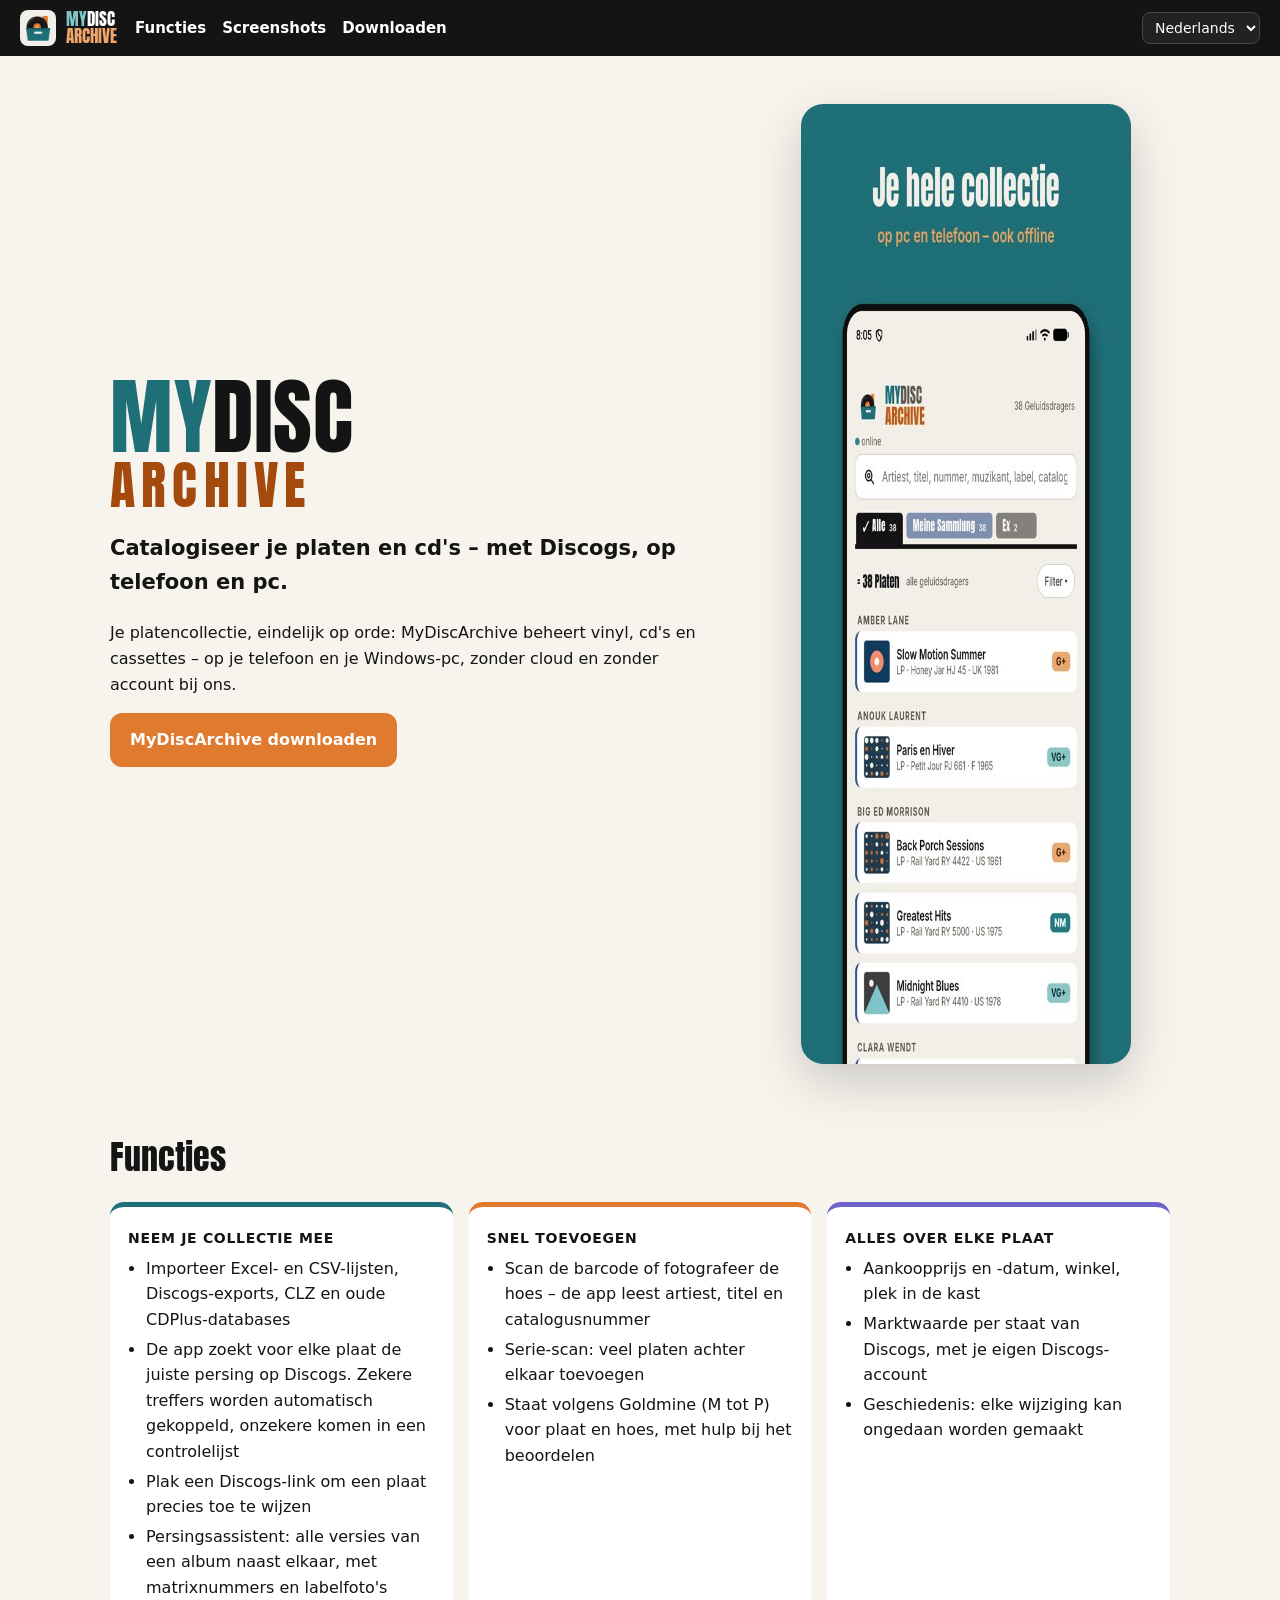
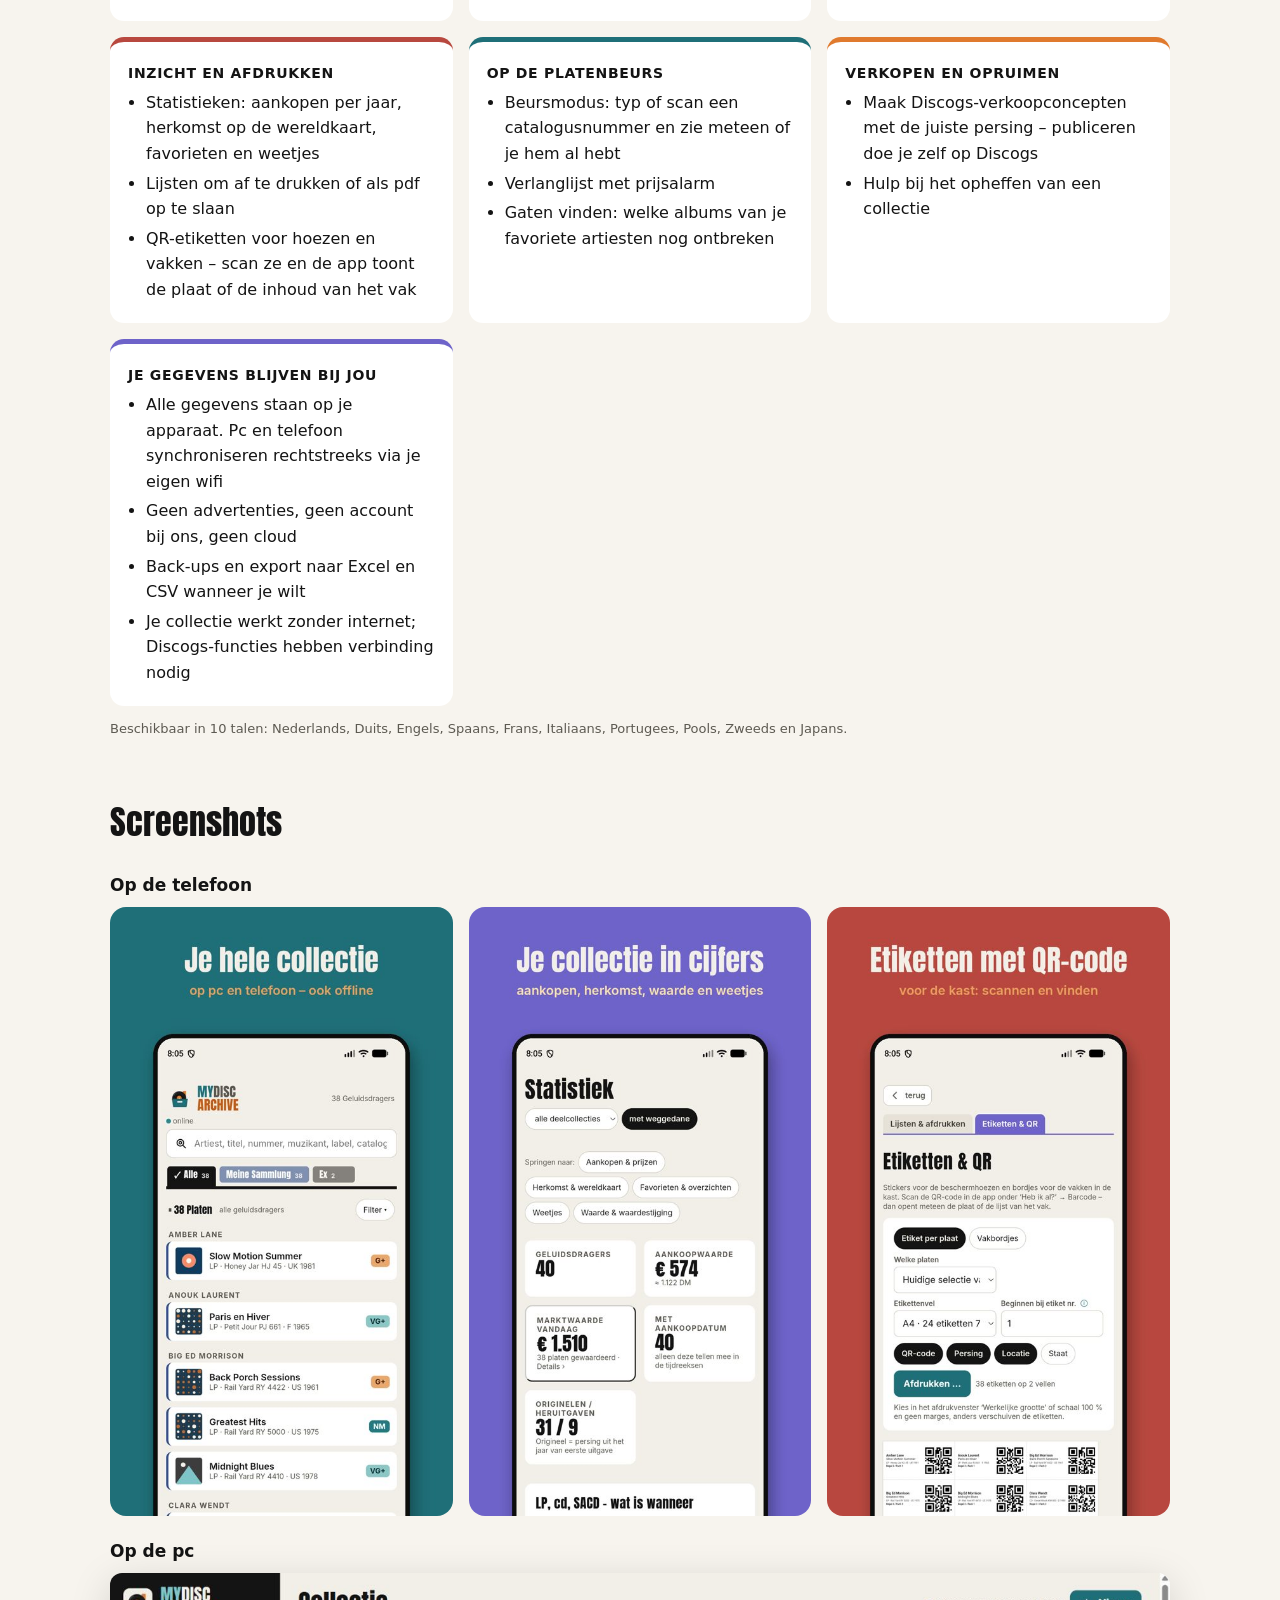
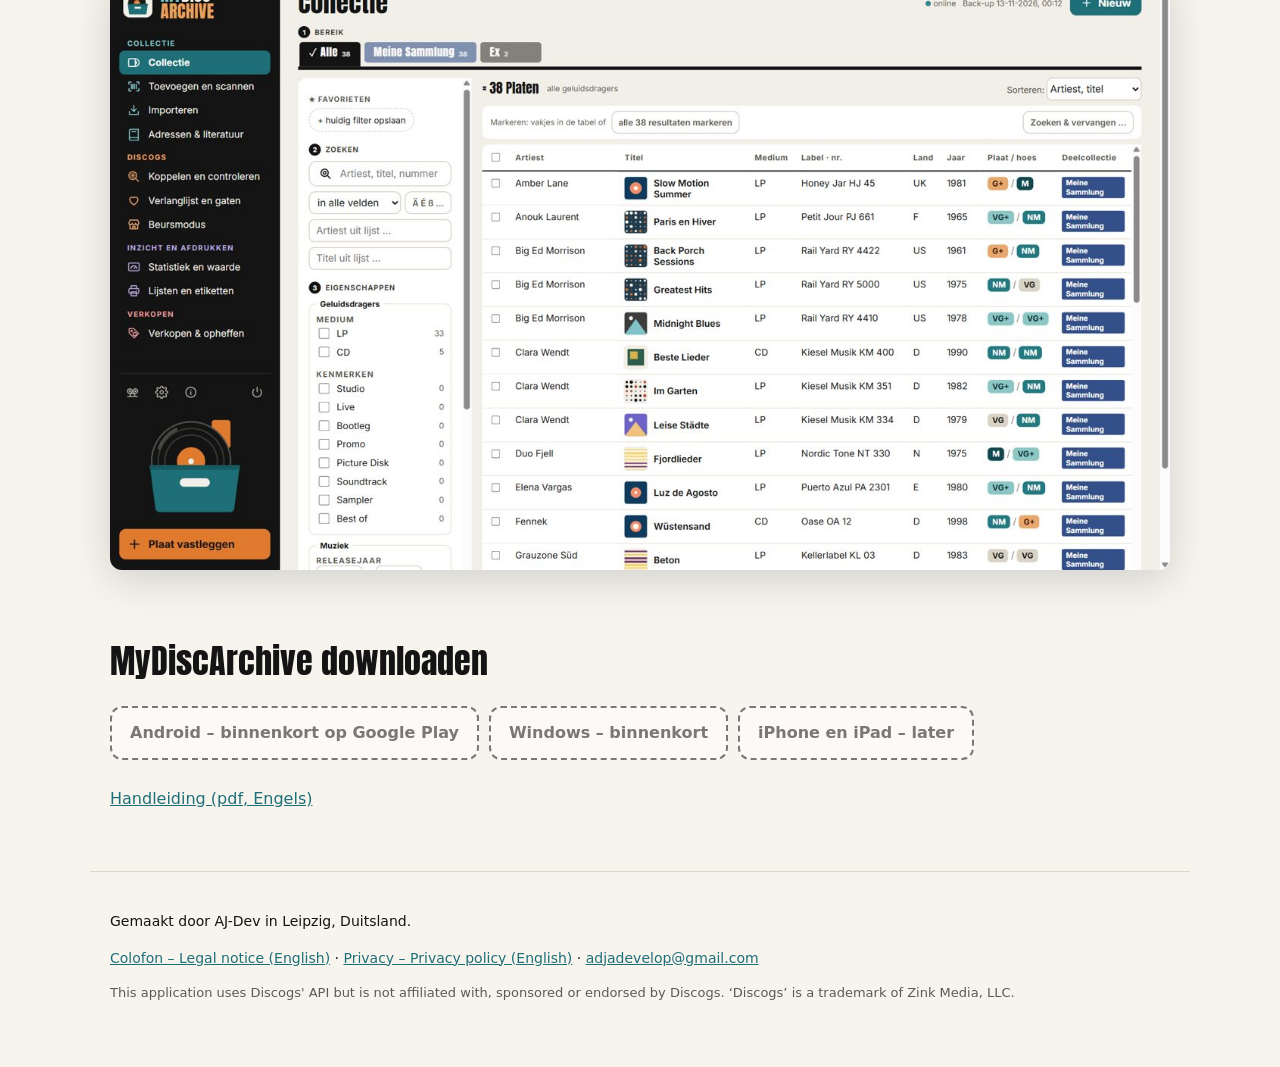
<file: nl/index.html>
<!doctype html>
<html lang="nl"><head><meta charset="utf-8"><meta name="viewport" content="width=device-width,initial-scale=1">
<title>MyDiscArchive: Platen en cd&#x27;s</title><meta name="description" content="Catalogiseer je platen en cd&#x27;s – met Discogs, op telefoon en pc.">
<link rel="alternate" hreflang="de" href="https://adjadevelop.github.io/mydiscarchive/de/"><link rel="alternate" hreflang="en" href="https://adjadevelop.github.io/mydiscarchive/en/"><link rel="alternate" hreflang="es" href="https://adjadevelop.github.io/mydiscarchive/es/"><link rel="alternate" hreflang="fr" href="https://adjadevelop.github.io/mydiscarchive/fr/"><link rel="alternate" hreflang="it" href="https://adjadevelop.github.io/mydiscarchive/it/"><link rel="alternate" hreflang="pt" href="https://adjadevelop.github.io/mydiscarchive/pt/"><link rel="alternate" hreflang="nl" href="https://adjadevelop.github.io/mydiscarchive/nl/"><link rel="alternate" hreflang="pl" href="https://adjadevelop.github.io/mydiscarchive/pl/"><link rel="alternate" hreflang="sv" href="https://adjadevelop.github.io/mydiscarchive/sv/"><link rel="alternate" hreflang="ja" href="https://adjadevelop.github.io/mydiscarchive/ja/"><link rel="alternate" hreflang="x-default" href="https://adjadevelop.github.io/mydiscarchive/"><link rel="icon" href="../img/icon.png"><link rel="apple-touch-icon" href="../img/apple-touch-icon.png">
<meta property="og:title" content="MyDiscArchive: Platen en cd&#x27;s"><meta property="og:description" content="Catalogiseer je platen en cd&#x27;s – met Discogs, op telefoon en pc."><meta property="og:image" content="https://adjadevelop.github.io/mydiscarchive/img/og.jpg">
<link rel="stylesheet" href="../site.css"></head><body><header class="leiste"><a class="marke" href="../nl/"><img src="../img/icon.png" alt="" width="36" height="36"><span><b class="my">MY</b>DISC<br><span class="ar">ARCHIVE</span></span></a>
<nav><a href="../nl/#funktionen">Functies</a><a href="../nl/#bilder">Screenshots</a><a href="../nl/#download">Downloaden</a></nav>
<label class="sprache"><span class="vh">Taal</span><select onchange="location.href=this.value" aria-label="Taal"><option value="../de/">Deutsch</option><option value="../en/">English</option><option value="../es/">Español</option><option value="../fr/">Français</option><option value="../it/">Italiano</option><option value="../pt/">Português</option><option value="../nl/" selected>Nederlands</option><option value="../pl/">Polski</option><option value="../sv/">Svenska</option><option value="../ja/">日本語</option></select></label></header>
<main>
<section class="held"><div><h1><span class="my">MY</span>DISC<span class="ar">ARCHIVE</span></h1>
<p class="kurz">Catalogiseer je platen en cd&#x27;s – met Discogs, op telefoon en pc.</p><p>Je platencollectie, eindelijk op orde: MyDiscArchive beheert vinyl, cd&#x27;s en cassettes – op je telefoon en je Windows-pc, zonder cloud en zonder account bij ons.</p><p><a class="knopf haupt" href="#download">MyDiscArchive downloaden</a></p></div>
<img class="handy" src="../img/nl-phone-1.jpg" alt="" width="540" height="960"></section>
<section id="funktionen"><h2>Functies</h2><div class="raster"><article><h3>NEEM JE COLLECTIE MEE</h3><ul><li>Importeer Excel- en CSV-lijsten, Discogs-exports, CLZ en oude CDPlus-databases</li><li>De app zoekt voor elke plaat de juiste persing op Discogs. Zekere treffers worden automatisch gekoppeld, onzekere komen in een controlelijst</li><li>Plak een Discogs-link om een plaat precies toe te wijzen</li><li>Persingsassistent: alle versies van een album naast elkaar, met matrixnummers en labelfoto&#x27;s</li></ul></article><article><h3>SNEL TOEVOEGEN</h3><ul><li>Scan de barcode of fotografeer de hoes – de app leest artiest, titel en catalogusnummer</li><li>Serie-scan: veel platen achter elkaar toevoegen</li><li>Staat volgens Goldmine (M tot P) voor plaat en hoes, met hulp bij het beoordelen</li></ul></article><article><h3>ALLES OVER ELKE PLAAT</h3><ul><li>Aankoopprijs en -datum, winkel, plek in de kast</li><li>Marktwaarde per staat van Discogs, met je eigen Discogs-account</li><li>Geschiedenis: elke wijziging kan ongedaan worden gemaakt</li></ul></article><article><h3>INZICHT EN AFDRUKKEN</h3><ul><li>Statistieken: aankopen per jaar, herkomst op de wereldkaart, favorieten en weetjes</li><li>Lijsten om af te drukken of als pdf op te slaan</li><li>QR-etiketten voor hoezen en vakken – scan ze en de app toont de plaat of de inhoud van het vak</li></ul></article><article><h3>OP DE PLATENBEURS</h3><ul><li>Beursmodus: typ of scan een catalogusnummer en zie meteen of je hem al hebt</li><li>Verlanglijst met prijsalarm</li><li>Gaten vinden: welke albums van je favoriete artiesten nog ontbreken</li></ul></article><article><h3>VERKOPEN EN OPRUIMEN</h3><ul><li>Maak Discogs-verkoopconcepten met de juiste persing – publiceren doe je zelf op Discogs</li><li>Hulp bij het opheffen van een collectie</li></ul></article><article><h3>JE GEGEVENS BLIJVEN BIJ JOU</h3><ul><li>Alle gegevens staan op je apparaat. Pc en telefoon synchroniseren rechtstreeks via je eigen wifi</li><li>Geen advertenties, geen account bij ons, geen cloud</li><li>Back-ups en export naar Excel en CSV wanneer je wilt</li><li>Je collectie werkt zonder internet; Discogs-functies hebben verbinding nodig</li></ul></article></div><p class="klein">Beschikbaar in 10 talen: Nederlands, Duits, Engels, Spaans, Frans, Italiaans, Portugees, Pools, Zweeds en Japans.</p></section>
<section id="bilder"><h2>Screenshots</h2><h3>Op de telefoon</h3><div class="handys"><img src="../img/nl-phone-1.jpg" alt="" loading="lazy" width="540" height="960"><img src="../img/nl-phone-3.jpg" alt="" loading="lazy" width="540" height="960"><img src="../img/nl-phone-5.jpg" alt="" loading="lazy" width="540" height="960"></div>
<h3>Op de pc</h3><img class="pc" src="../img/nl-pc-1.jpg" alt="" loading="lazy" width="1400" height="788"></section>
<section id="download"><h2>MyDiscArchive downloaden</h2><div class="knoepfe"><span class="knopf aus">Android – binnenkort op Google Play</span><span class="knopf aus">Windows – binnenkort</span><span class="knopf aus">iPhone en iPad – later</span></div>
<p><a href="../manual-en.pdf">Handleiding (pdf, Engels)</a></p></section>
</main><footer><p>Gemaakt door AJ-Dev in Leipzig, Duitsland.</p><p><a href="../impressum.html#en">Colofon – Legal notice (English)</a> · <a href="../datenschutz.html#en">Privacy – Privacy policy (English)</a> · <a href="mailto:adjadevelop@gmail.com">adjadevelop@gmail.com</a></p>
<p class="klein">This application uses Discogs' API but is not affiliated with, sponsored or endorsed by Discogs. ‘Discogs’ is a trademark of Zink Media, LLC.</p></footer></body></html>
</file>
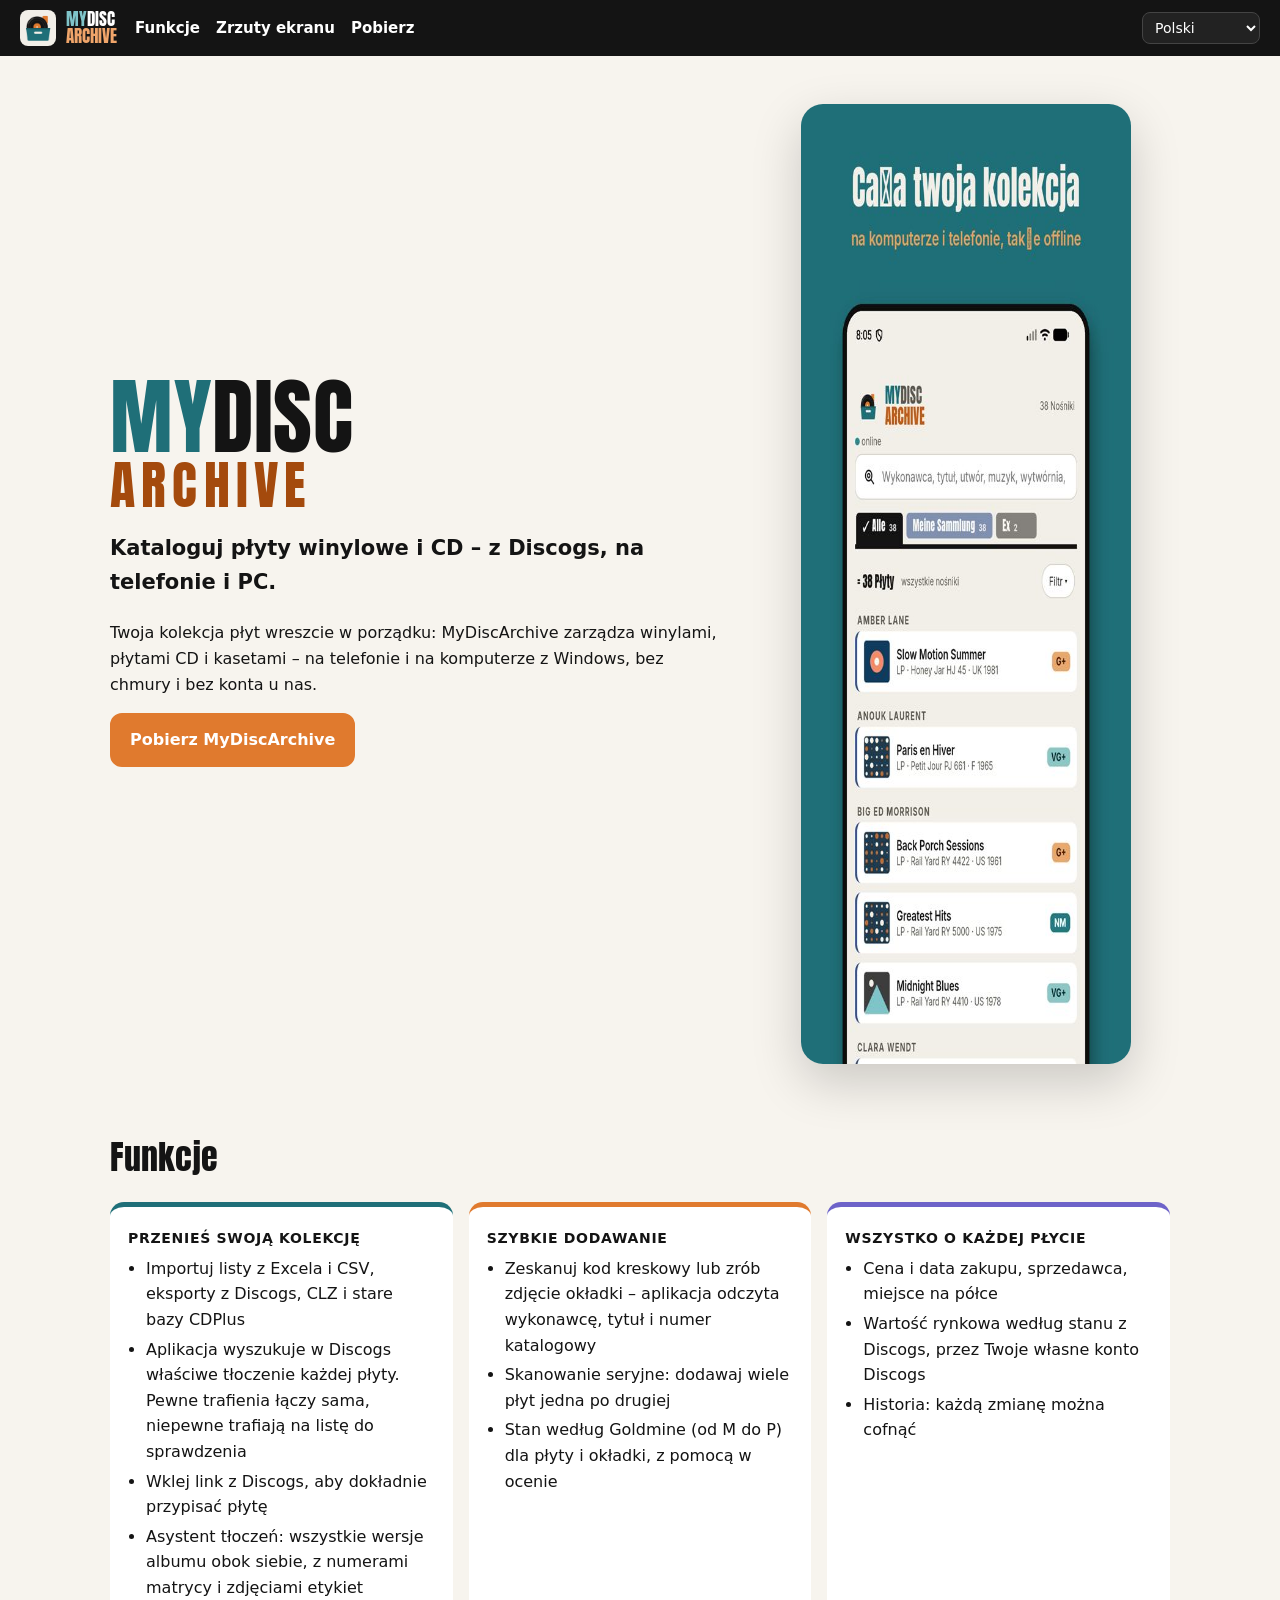
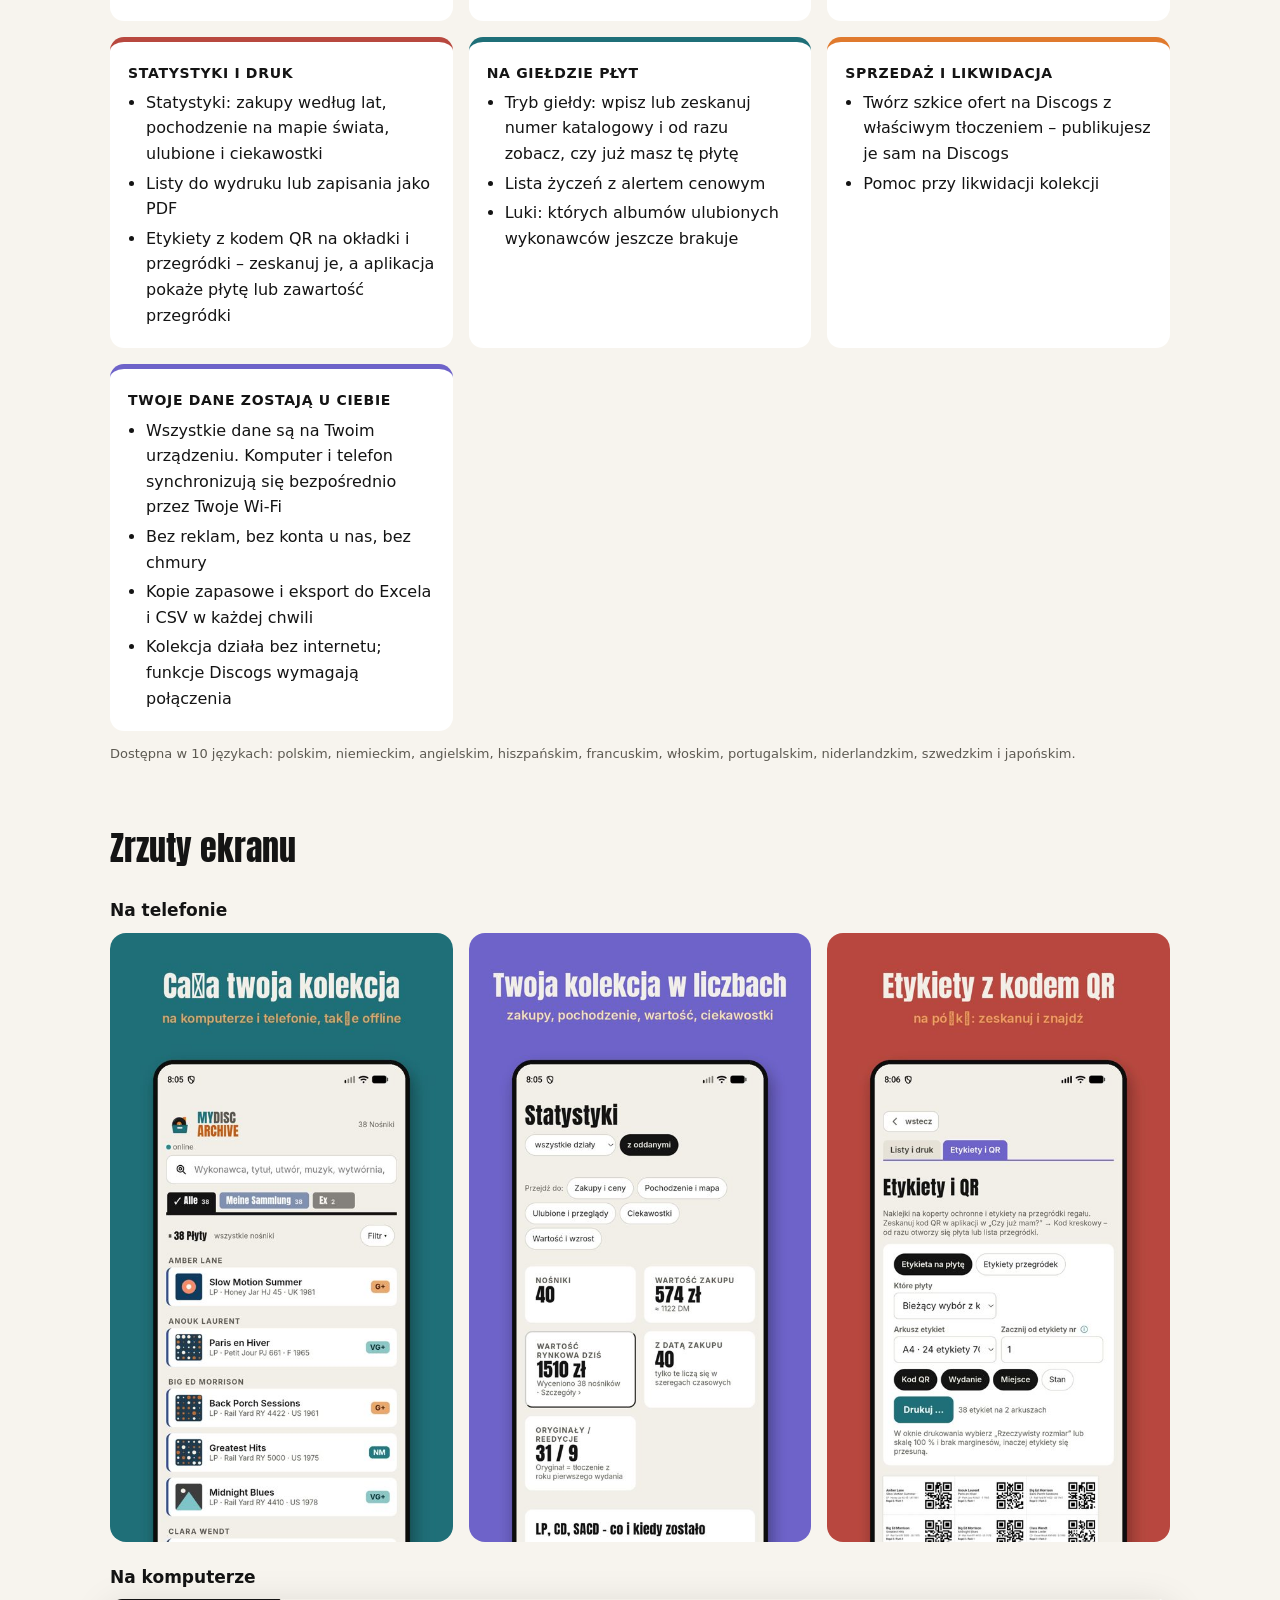
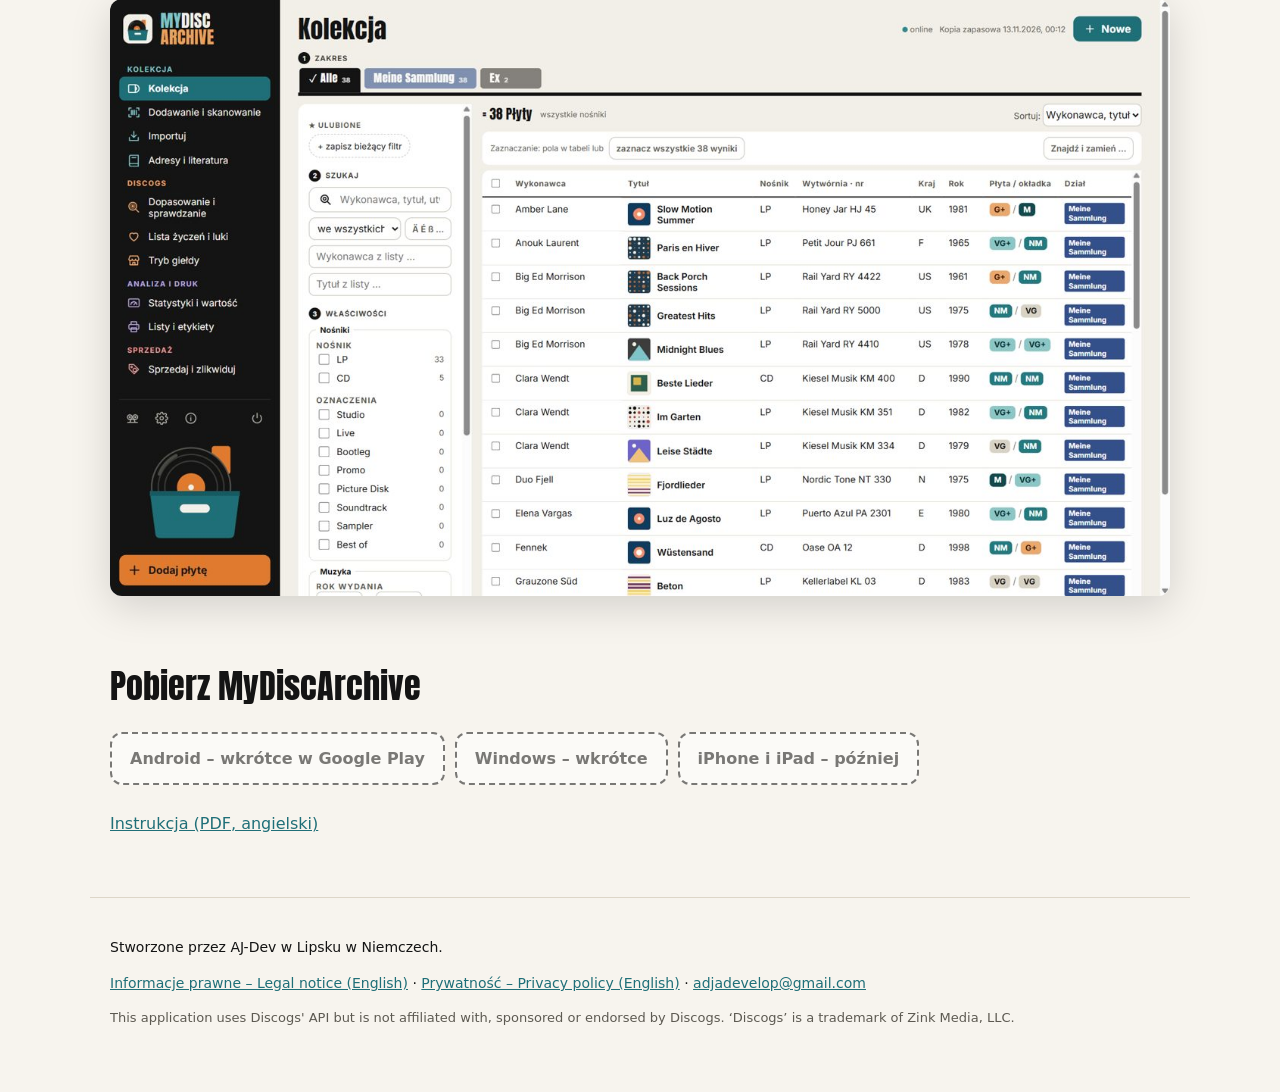
<file: pl/index.html>
<!doctype html>
<html lang="pl"><head><meta charset="utf-8"><meta name="viewport" content="width=device-width,initial-scale=1">
<title>MyDiscArchive: Płyty i CD</title><meta name="description" content="Kataloguj płyty winylowe i CD – z Discogs, na telefonie i PC.">
<link rel="alternate" hreflang="de" href="https://adjadevelop.github.io/mydiscarchive/de/"><link rel="alternate" hreflang="en" href="https://adjadevelop.github.io/mydiscarchive/en/"><link rel="alternate" hreflang="es" href="https://adjadevelop.github.io/mydiscarchive/es/"><link rel="alternate" hreflang="fr" href="https://adjadevelop.github.io/mydiscarchive/fr/"><link rel="alternate" hreflang="it" href="https://adjadevelop.github.io/mydiscarchive/it/"><link rel="alternate" hreflang="pt" href="https://adjadevelop.github.io/mydiscarchive/pt/"><link rel="alternate" hreflang="nl" href="https://adjadevelop.github.io/mydiscarchive/nl/"><link rel="alternate" hreflang="pl" href="https://adjadevelop.github.io/mydiscarchive/pl/"><link rel="alternate" hreflang="sv" href="https://adjadevelop.github.io/mydiscarchive/sv/"><link rel="alternate" hreflang="ja" href="https://adjadevelop.github.io/mydiscarchive/ja/"><link rel="alternate" hreflang="x-default" href="https://adjadevelop.github.io/mydiscarchive/"><link rel="icon" href="../img/icon.png"><link rel="apple-touch-icon" href="../img/apple-touch-icon.png">
<meta property="og:title" content="MyDiscArchive: Płyty i CD"><meta property="og:description" content="Kataloguj płyty winylowe i CD – z Discogs, na telefonie i PC."><meta property="og:image" content="https://adjadevelop.github.io/mydiscarchive/img/og.jpg">
<link rel="stylesheet" href="../site.css"></head><body><header class="leiste"><a class="marke" href="../pl/"><img src="../img/icon.png" alt="" width="36" height="36"><span><b class="my">MY</b>DISC<br><span class="ar">ARCHIVE</span></span></a>
<nav><a href="../pl/#funktionen">Funkcje</a><a href="../pl/#bilder">Zrzuty ekranu</a><a href="../pl/#download">Pobierz</a></nav>
<label class="sprache"><span class="vh">Język</span><select onchange="location.href=this.value" aria-label="Język"><option value="../de/">Deutsch</option><option value="../en/">English</option><option value="../es/">Español</option><option value="../fr/">Français</option><option value="../it/">Italiano</option><option value="../pt/">Português</option><option value="../nl/">Nederlands</option><option value="../pl/" selected>Polski</option><option value="../sv/">Svenska</option><option value="../ja/">日本語</option></select></label></header>
<main>
<section class="held"><div><h1><span class="my">MY</span>DISC<span class="ar">ARCHIVE</span></h1>
<p class="kurz">Kataloguj płyty winylowe i CD – z Discogs, na telefonie i PC.</p><p>Twoja kolekcja płyt wreszcie w porządku: MyDiscArchive zarządza winylami, płytami CD i kasetami – na telefonie i na komputerze z Windows, bez chmury i bez konta u nas.</p><p><a class="knopf haupt" href="#download">Pobierz MyDiscArchive</a></p></div>
<img class="handy" src="../img/pl-phone-1.jpg" alt="" width="540" height="960"></section>
<section id="funktionen"><h2>Funkcje</h2><div class="raster"><article><h3>PRZENIEŚ SWOJĄ KOLEKCJĘ</h3><ul><li>Importuj listy z Excela i CSV, eksporty z Discogs, CLZ i stare bazy CDPlus</li><li>Aplikacja wyszukuje w Discogs właściwe tłoczenie każdej płyty. Pewne trafienia łączy sama, niepewne trafiają na listę do sprawdzenia</li><li>Wklej link z Discogs, aby dokładnie przypisać płytę</li><li>Asystent tłoczeń: wszystkie wersje albumu obok siebie, z numerami matrycy i zdjęciami etykiet</li></ul></article><article><h3>SZYBKIE DODAWANIE</h3><ul><li>Zeskanuj kod kreskowy lub zrób zdjęcie okładki – aplikacja odczyta wykonawcę, tytuł i numer katalogowy</li><li>Skanowanie seryjne: dodawaj wiele płyt jedna po drugiej</li><li>Stan według Goldmine (od M do P) dla płyty i okładki, z pomocą w ocenie</li></ul></article><article><h3>WSZYSTKO O KAŻDEJ PŁYCIE</h3><ul><li>Cena i data zakupu, sprzedawca, miejsce na półce</li><li>Wartość rynkowa według stanu z Discogs, przez Twoje własne konto Discogs</li><li>Historia: każdą zmianę można cofnąć</li></ul></article><article><h3>STATYSTYKI I DRUK</h3><ul><li>Statystyki: zakupy według lat, pochodzenie na mapie świata, ulubione i ciekawostki</li><li>Listy do wydruku lub zapisania jako PDF</li><li>Etykiety z kodem QR na okładki i przegródki – zeskanuj je, a aplikacja pokaże płytę lub zawartość przegródki</li></ul></article><article><h3>NA GIEŁDZIE PŁYT</h3><ul><li>Tryb giełdy: wpisz lub zeskanuj numer katalogowy i od razu zobacz, czy już masz tę płytę</li><li>Lista życzeń z alertem cenowym</li><li>Luki: których albumów ulubionych wykonawców jeszcze brakuje</li></ul></article><article><h3>SPRZEDAŻ I LIKWIDACJA</h3><ul><li>Twórz szkice ofert na Discogs z właściwym tłoczeniem – publikujesz je sam na Discogs</li><li>Pomoc przy likwidacji kolekcji</li></ul></article><article><h3>TWOJE DANE ZOSTAJĄ U CIEBIE</h3><ul><li>Wszystkie dane są na Twoim urządzeniu. Komputer i telefon synchronizują się bezpośrednio przez Twoje Wi-Fi</li><li>Bez reklam, bez konta u nas, bez chmury</li><li>Kopie zapasowe i eksport do Excela i CSV w każdej chwili</li><li>Kolekcja działa bez internetu; funkcje Discogs wymagają połączenia</li></ul></article></div><p class="klein">Dostępna w 10 językach: polskim, niemieckim, angielskim, hiszpańskim, francuskim, włoskim, portugalskim, niderlandzkim, szwedzkim i japońskim.</p></section>
<section id="bilder"><h2>Zrzuty ekranu</h2><h3>Na telefonie</h3><div class="handys"><img src="../img/pl-phone-1.jpg" alt="" loading="lazy" width="540" height="960"><img src="../img/pl-phone-3.jpg" alt="" loading="lazy" width="540" height="960"><img src="../img/pl-phone-5.jpg" alt="" loading="lazy" width="540" height="960"></div>
<h3>Na komputerze</h3><img class="pc" src="../img/pl-pc-1.jpg" alt="" loading="lazy" width="1400" height="788"></section>
<section id="download"><h2>Pobierz MyDiscArchive</h2><div class="knoepfe"><span class="knopf aus">Android – wkrótce w Google Play</span><span class="knopf aus">Windows – wkrótce</span><span class="knopf aus">iPhone i iPad – później</span></div>
<p><a href="../manual-en.pdf">Instrukcja (PDF, angielski)</a></p></section>
</main><footer><p>Stworzone przez AJ-Dev w Lipsku w Niemczech.</p><p><a href="../impressum.html#en">Informacje prawne – Legal notice (English)</a> · <a href="../datenschutz.html#en">Prywatność – Privacy policy (English)</a> · <a href="mailto:adjadevelop@gmail.com">adjadevelop@gmail.com</a></p>
<p class="klein">This application uses Discogs' API but is not affiliated with, sponsored or endorsed by Discogs. ‘Discogs’ is a trademark of Zink Media, LLC.</p></footer></body></html>
</file>
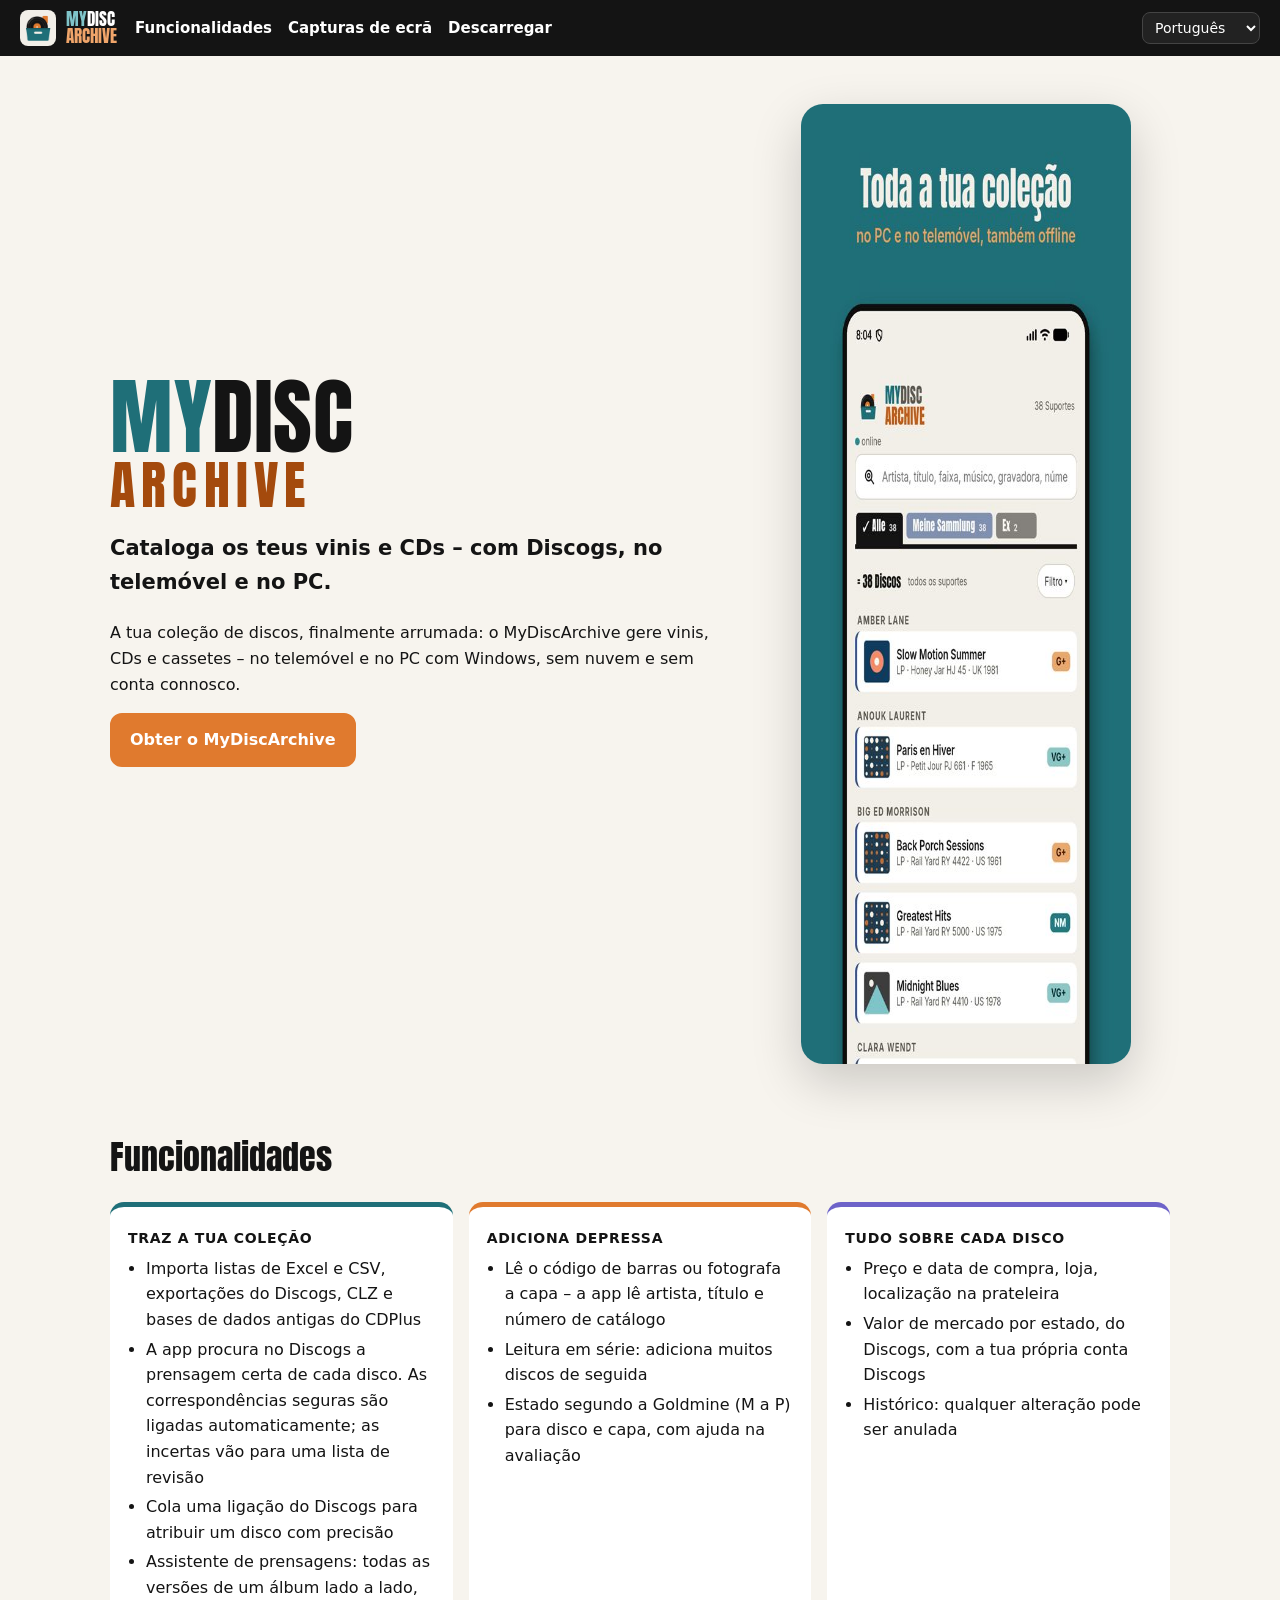
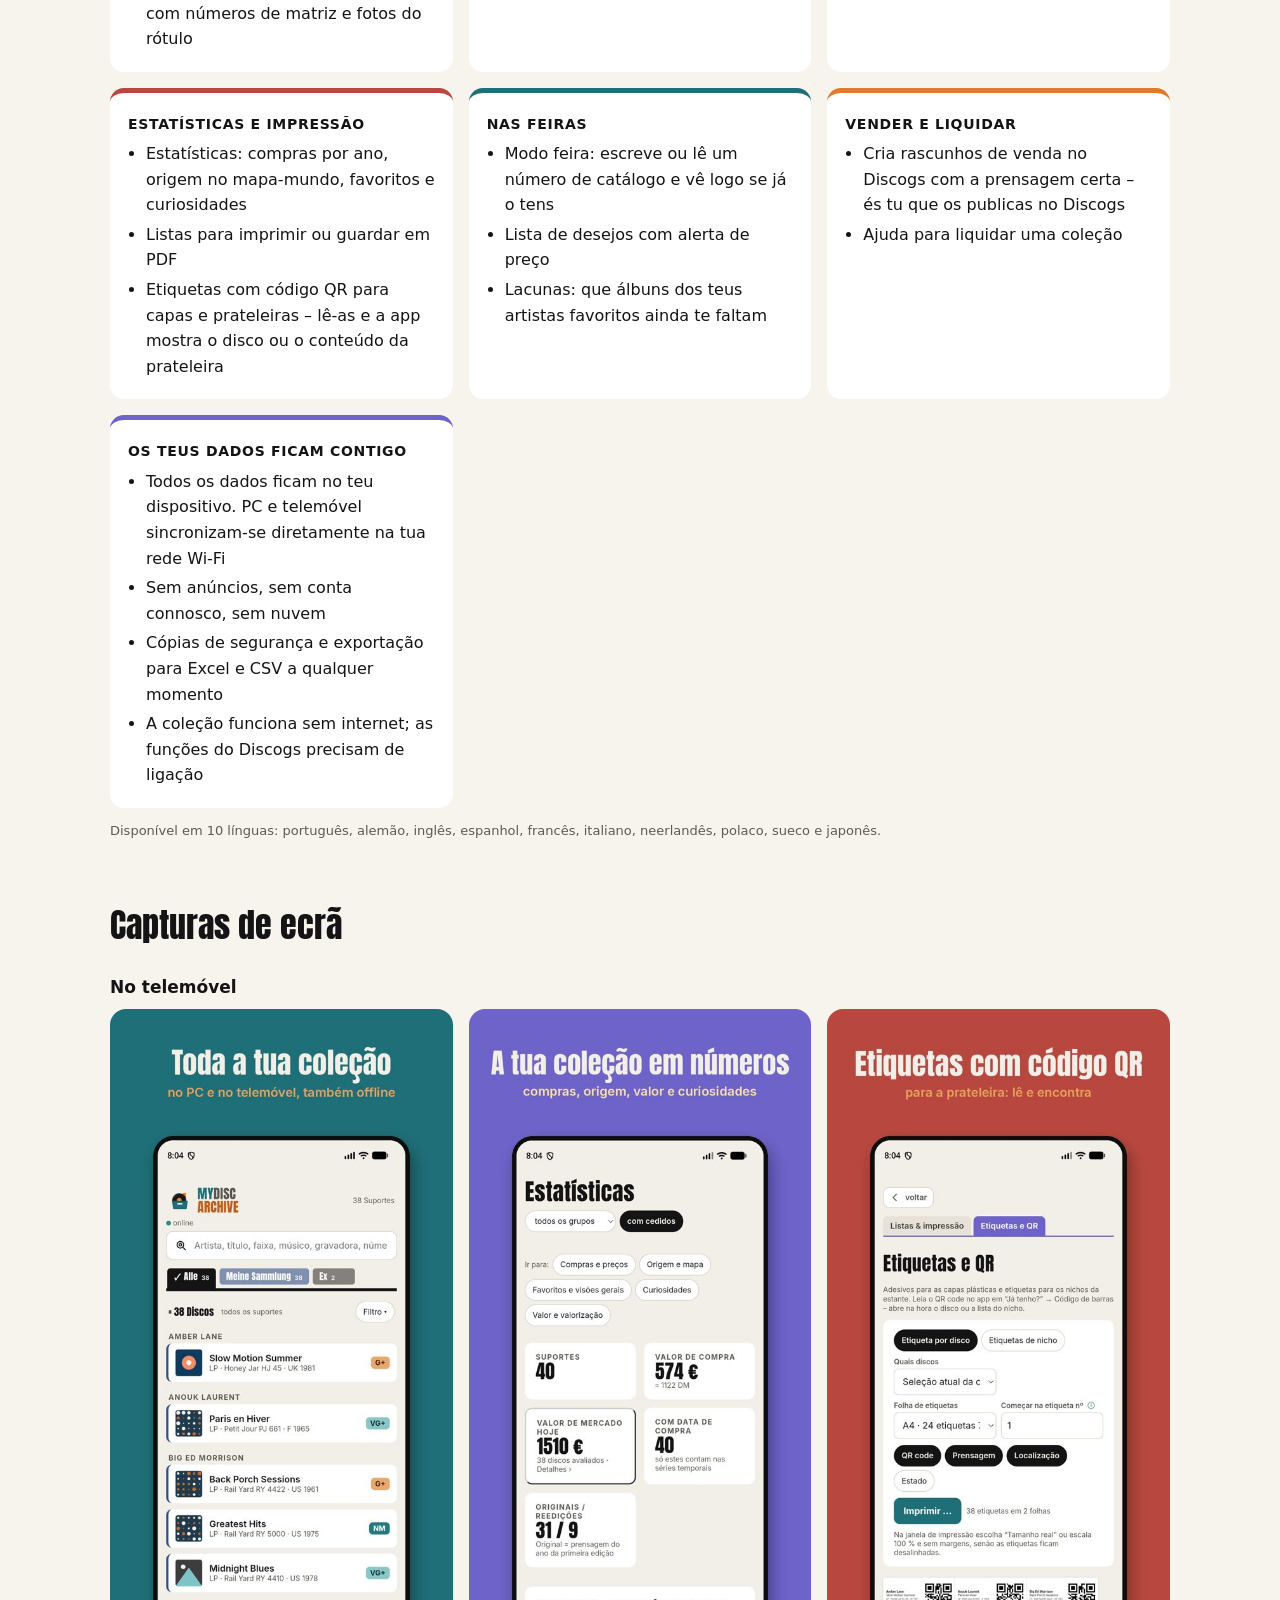
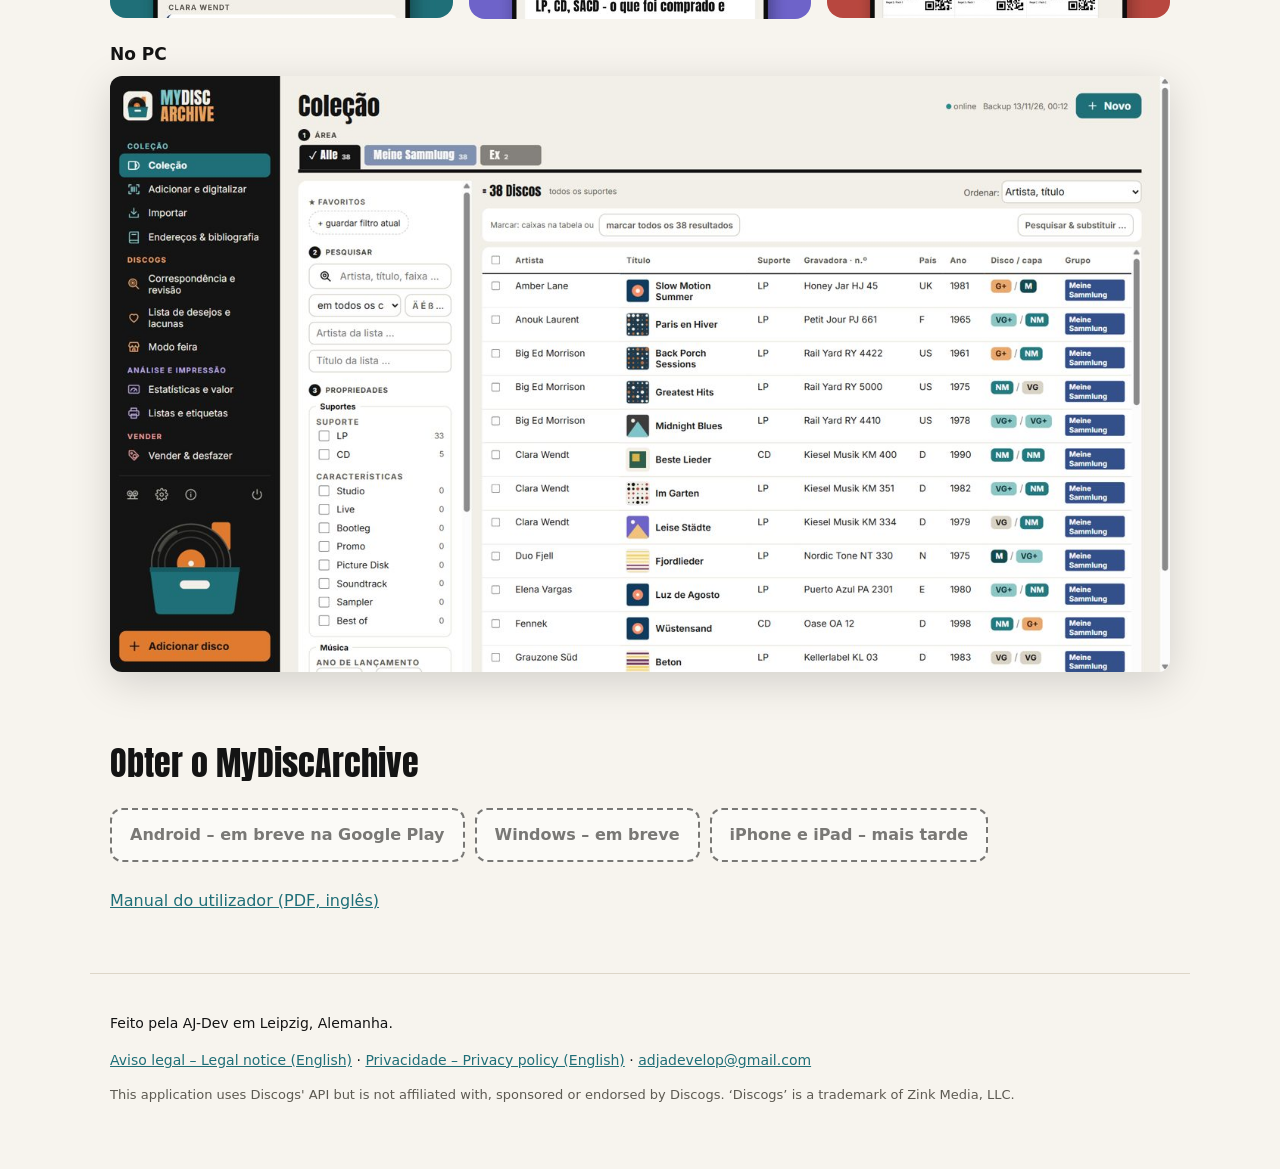
<file: pt/index.html>
<!doctype html>
<html lang="pt"><head><meta charset="utf-8"><meta name="viewport" content="width=device-width,initial-scale=1">
<title>MyDiscArchive: Vinis e CDs</title><meta name="description" content="Cataloga os teus vinis e CDs – com Discogs, no telemóvel e no PC.">
<link rel="alternate" hreflang="de" href="https://adjadevelop.github.io/mydiscarchive/de/"><link rel="alternate" hreflang="en" href="https://adjadevelop.github.io/mydiscarchive/en/"><link rel="alternate" hreflang="es" href="https://adjadevelop.github.io/mydiscarchive/es/"><link rel="alternate" hreflang="fr" href="https://adjadevelop.github.io/mydiscarchive/fr/"><link rel="alternate" hreflang="it" href="https://adjadevelop.github.io/mydiscarchive/it/"><link rel="alternate" hreflang="pt" href="https://adjadevelop.github.io/mydiscarchive/pt/"><link rel="alternate" hreflang="nl" href="https://adjadevelop.github.io/mydiscarchive/nl/"><link rel="alternate" hreflang="pl" href="https://adjadevelop.github.io/mydiscarchive/pl/"><link rel="alternate" hreflang="sv" href="https://adjadevelop.github.io/mydiscarchive/sv/"><link rel="alternate" hreflang="ja" href="https://adjadevelop.github.io/mydiscarchive/ja/"><link rel="alternate" hreflang="x-default" href="https://adjadevelop.github.io/mydiscarchive/"><link rel="icon" href="../img/icon.png"><link rel="apple-touch-icon" href="../img/apple-touch-icon.png">
<meta property="og:title" content="MyDiscArchive: Vinis e CDs"><meta property="og:description" content="Cataloga os teus vinis e CDs – com Discogs, no telemóvel e no PC."><meta property="og:image" content="https://adjadevelop.github.io/mydiscarchive/img/og.jpg">
<link rel="stylesheet" href="../site.css"></head><body><header class="leiste"><a class="marke" href="../pt/"><img src="../img/icon.png" alt="" width="36" height="36"><span><b class="my">MY</b>DISC<br><span class="ar">ARCHIVE</span></span></a>
<nav><a href="../pt/#funktionen">Funcionalidades</a><a href="../pt/#bilder">Capturas de ecrã</a><a href="../pt/#download">Descarregar</a></nav>
<label class="sprache"><span class="vh">Língua</span><select onchange="location.href=this.value" aria-label="Língua"><option value="../de/">Deutsch</option><option value="../en/">English</option><option value="../es/">Español</option><option value="../fr/">Français</option><option value="../it/">Italiano</option><option value="../pt/" selected>Português</option><option value="../nl/">Nederlands</option><option value="../pl/">Polski</option><option value="../sv/">Svenska</option><option value="../ja/">日本語</option></select></label></header>
<main>
<section class="held"><div><h1><span class="my">MY</span>DISC<span class="ar">ARCHIVE</span></h1>
<p class="kurz">Cataloga os teus vinis e CDs – com Discogs, no telemóvel e no PC.</p><p>A tua coleção de discos, finalmente arrumada: o MyDiscArchive gere vinis, CDs e cassetes – no telemóvel e no PC com Windows, sem nuvem e sem conta connosco.</p><p><a class="knopf haupt" href="#download">Obter o MyDiscArchive</a></p></div>
<img class="handy" src="../img/pt-phone-1.jpg" alt="" width="540" height="960"></section>
<section id="funktionen"><h2>Funcionalidades</h2><div class="raster"><article><h3>TRAZ A TUA COLEÇÃO</h3><ul><li>Importa listas de Excel e CSV, exportações do Discogs, CLZ e bases de dados antigas do CDPlus</li><li>A app procura no Discogs a prensagem certa de cada disco. As correspondências seguras são ligadas automaticamente; as incertas vão para uma lista de revisão</li><li>Cola uma ligação do Discogs para atribuir um disco com precisão</li><li>Assistente de prensagens: todas as versões de um álbum lado a lado, com números de matriz e fotos do rótulo</li></ul></article><article><h3>ADICIONA DEPRESSA</h3><ul><li>Lê o código de barras ou fotografa a capa – a app lê artista, título e número de catálogo</li><li>Leitura em série: adiciona muitos discos de seguida</li><li>Estado segundo a Goldmine (M a P) para disco e capa, com ajuda na avaliação</li></ul></article><article><h3>TUDO SOBRE CADA DISCO</h3><ul><li>Preço e data de compra, loja, localização na prateleira</li><li>Valor de mercado por estado, do Discogs, com a tua própria conta Discogs</li><li>Histórico: qualquer alteração pode ser anulada</li></ul></article><article><h3>ESTATÍSTICAS E IMPRESSÃO</h3><ul><li>Estatísticas: compras por ano, origem no mapa-mundo, favoritos e curiosidades</li><li>Listas para imprimir ou guardar em PDF</li><li>Etiquetas com código QR para capas e prateleiras – lê-as e a app mostra o disco ou o conteúdo da prateleira</li></ul></article><article><h3>NAS FEIRAS</h3><ul><li>Modo feira: escreve ou lê um número de catálogo e vê logo se já o tens</li><li>Lista de desejos com alerta de preço</li><li>Lacunas: que álbuns dos teus artistas favoritos ainda te faltam</li></ul></article><article><h3>VENDER E LIQUIDAR</h3><ul><li>Cria rascunhos de venda no Discogs com a prensagem certa – és tu que os publicas no Discogs</li><li>Ajuda para liquidar uma coleção</li></ul></article><article><h3>OS TEUS DADOS FICAM CONTIGO</h3><ul><li>Todos os dados ficam no teu dispositivo. PC e telemóvel sincronizam-se diretamente na tua rede Wi-Fi</li><li>Sem anúncios, sem conta connosco, sem nuvem</li><li>Cópias de segurança e exportação para Excel e CSV a qualquer momento</li><li>A coleção funciona sem internet; as funções do Discogs precisam de ligação</li></ul></article></div><p class="klein">Disponível em 10 línguas: português, alemão, inglês, espanhol, francês, italiano, neerlandês, polaco, sueco e japonês.</p></section>
<section id="bilder"><h2>Capturas de ecrã</h2><h3>No telemóvel</h3><div class="handys"><img src="../img/pt-phone-1.jpg" alt="" loading="lazy" width="540" height="960"><img src="../img/pt-phone-3.jpg" alt="" loading="lazy" width="540" height="960"><img src="../img/pt-phone-5.jpg" alt="" loading="lazy" width="540" height="960"></div>
<h3>No PC</h3><img class="pc" src="../img/pt-pc-1.jpg" alt="" loading="lazy" width="1400" height="788"></section>
<section id="download"><h2>Obter o MyDiscArchive</h2><div class="knoepfe"><span class="knopf aus">Android – em breve na Google Play</span><span class="knopf aus">Windows – em breve</span><span class="knopf aus">iPhone e iPad – mais tarde</span></div>
<p><a href="../manual-en.pdf">Manual do utilizador (PDF, inglês)</a></p></section>
</main><footer><p>Feito pela AJ-Dev em Leipzig, Alemanha.</p><p><a href="../impressum.html#en">Aviso legal – Legal notice (English)</a> · <a href="../datenschutz.html#en">Privacidade – Privacy policy (English)</a> · <a href="mailto:adjadevelop@gmail.com">adjadevelop@gmail.com</a></p>
<p class="klein">This application uses Discogs' API but is not affiliated with, sponsored or endorsed by Discogs. ‘Discogs’ is a trademark of Zink Media, LLC.</p></footer></body></html>
</file>
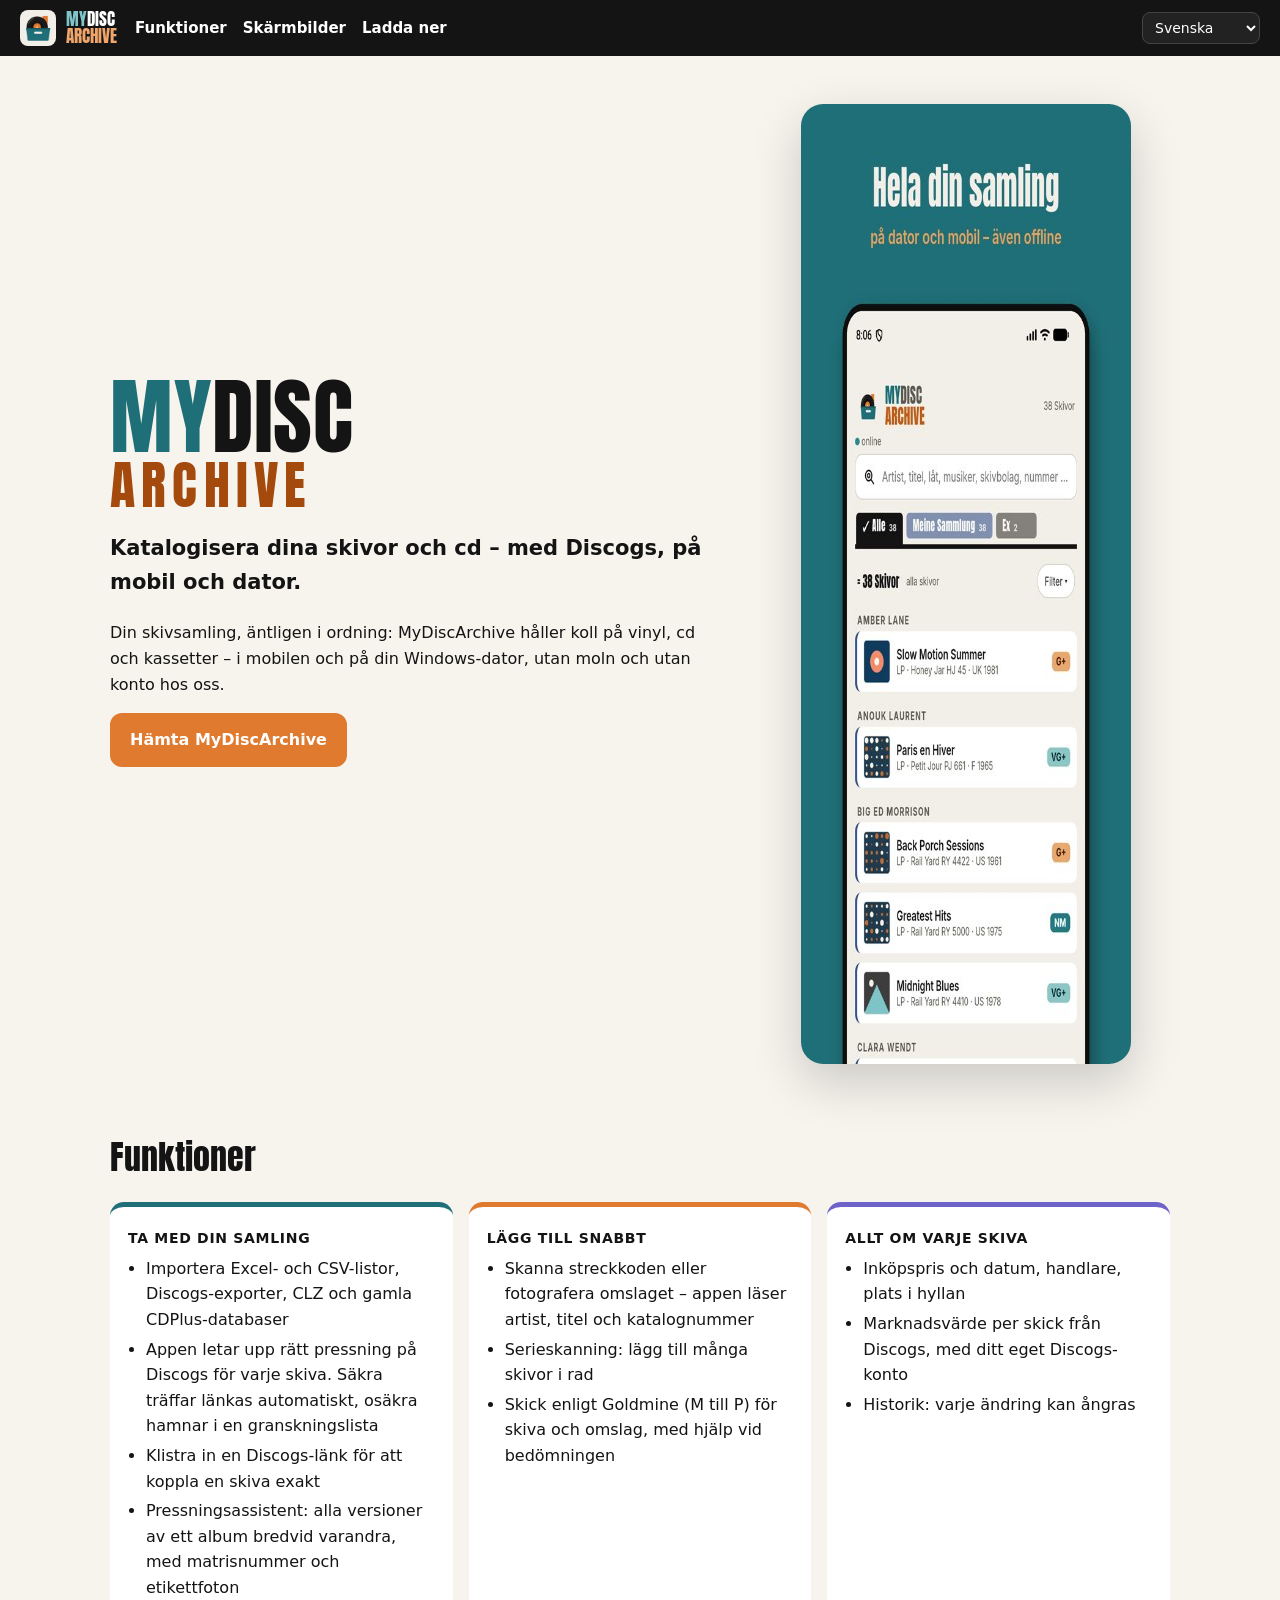
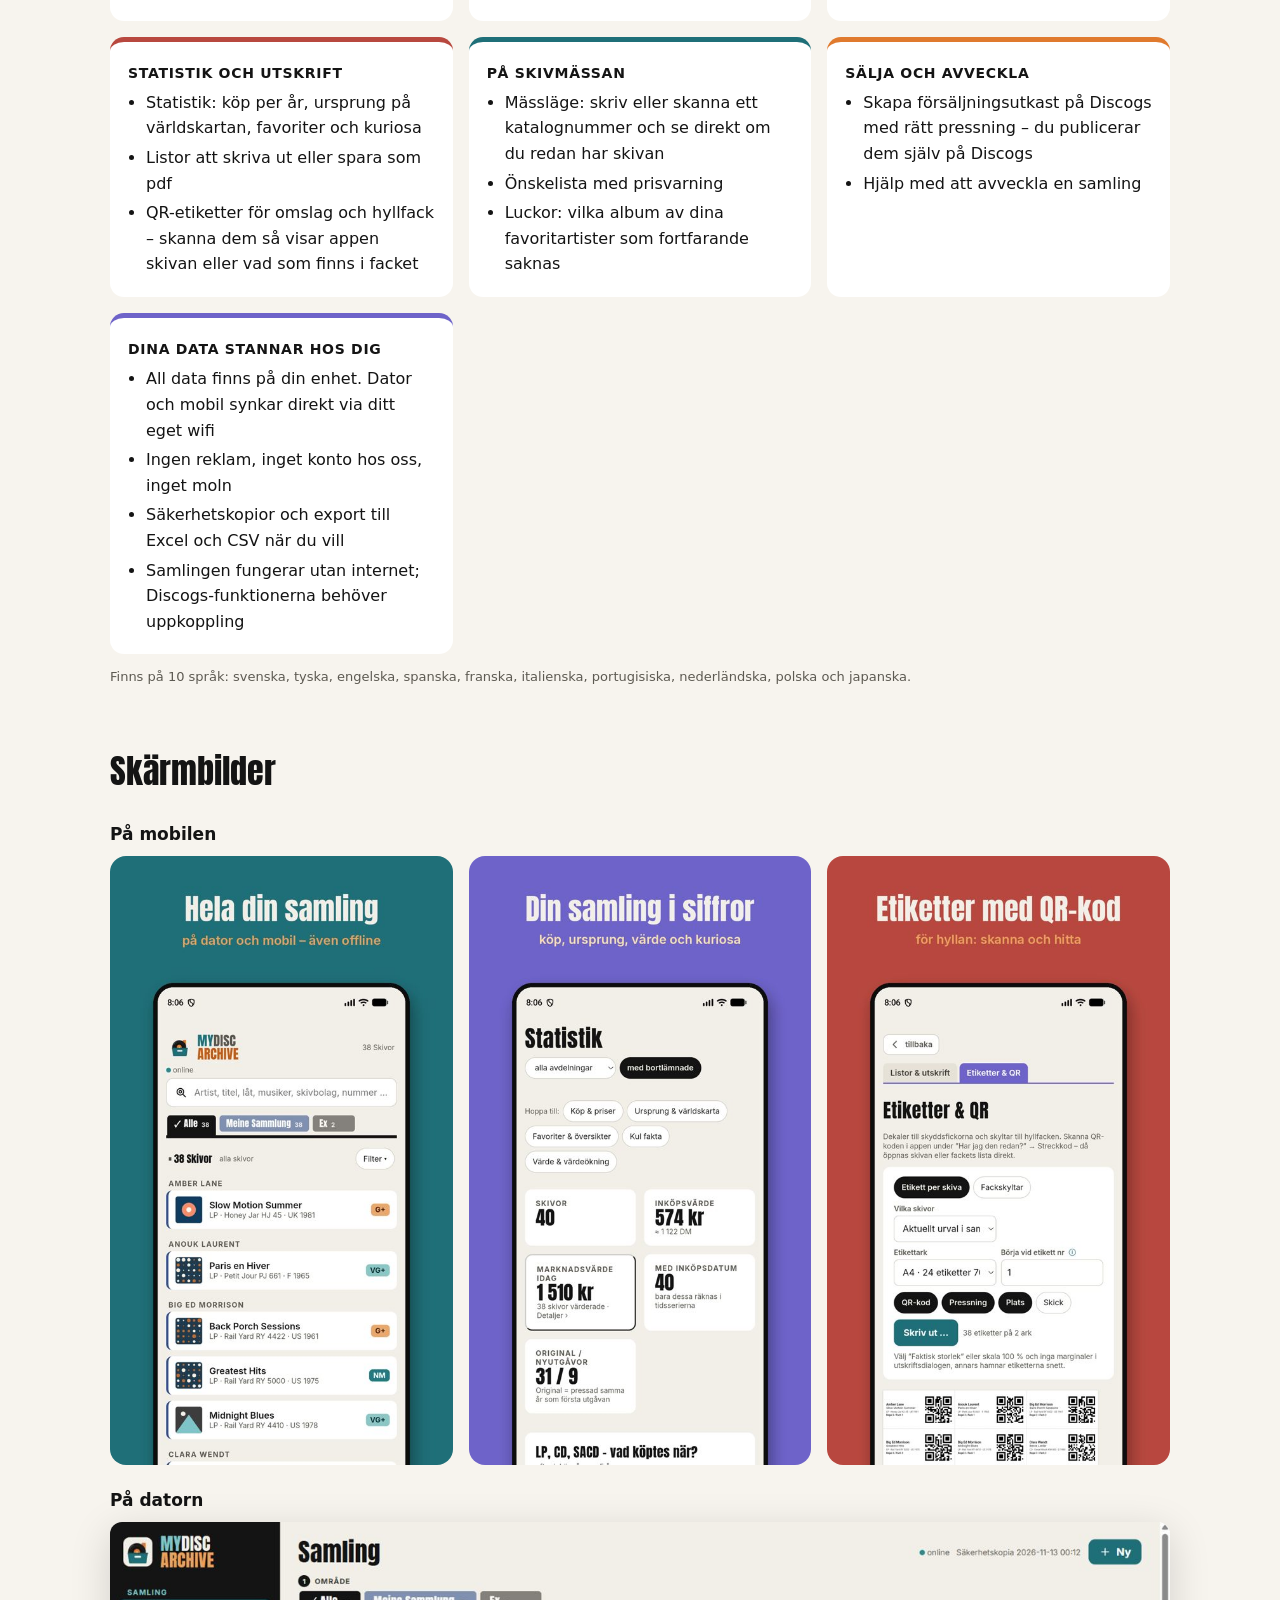
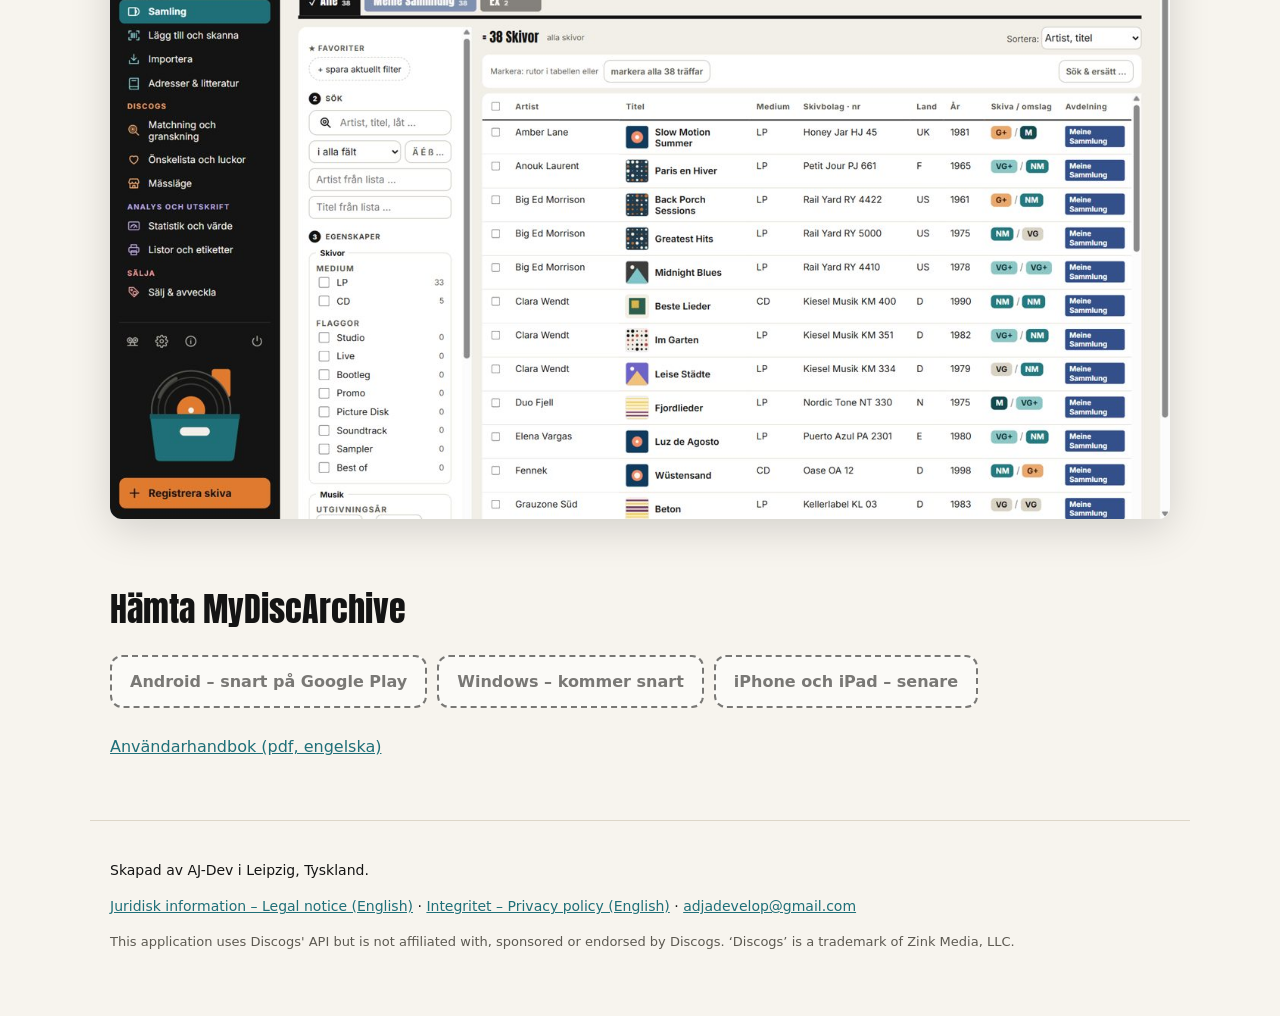
<file: sv/index.html>
<!doctype html>
<html lang="sv"><head><meta charset="utf-8"><meta name="viewport" content="width=device-width,initial-scale=1">
<title>MyDiscArchive: Vinyl och cd</title><meta name="description" content="Katalogisera dina skivor och cd – med Discogs, på mobil och dator.">
<link rel="alternate" hreflang="de" href="https://adjadevelop.github.io/mydiscarchive/de/"><link rel="alternate" hreflang="en" href="https://adjadevelop.github.io/mydiscarchive/en/"><link rel="alternate" hreflang="es" href="https://adjadevelop.github.io/mydiscarchive/es/"><link rel="alternate" hreflang="fr" href="https://adjadevelop.github.io/mydiscarchive/fr/"><link rel="alternate" hreflang="it" href="https://adjadevelop.github.io/mydiscarchive/it/"><link rel="alternate" hreflang="pt" href="https://adjadevelop.github.io/mydiscarchive/pt/"><link rel="alternate" hreflang="nl" href="https://adjadevelop.github.io/mydiscarchive/nl/"><link rel="alternate" hreflang="pl" href="https://adjadevelop.github.io/mydiscarchive/pl/"><link rel="alternate" hreflang="sv" href="https://adjadevelop.github.io/mydiscarchive/sv/"><link rel="alternate" hreflang="ja" href="https://adjadevelop.github.io/mydiscarchive/ja/"><link rel="alternate" hreflang="x-default" href="https://adjadevelop.github.io/mydiscarchive/"><link rel="icon" href="../img/icon.png"><link rel="apple-touch-icon" href="../img/apple-touch-icon.png">
<meta property="og:title" content="MyDiscArchive: Vinyl och cd"><meta property="og:description" content="Katalogisera dina skivor och cd – med Discogs, på mobil och dator."><meta property="og:image" content="https://adjadevelop.github.io/mydiscarchive/img/og.jpg">
<link rel="stylesheet" href="../site.css"></head><body><header class="leiste"><a class="marke" href="../sv/"><img src="../img/icon.png" alt="" width="36" height="36"><span><b class="my">MY</b>DISC<br><span class="ar">ARCHIVE</span></span></a>
<nav><a href="../sv/#funktionen">Funktioner</a><a href="../sv/#bilder">Skärmbilder</a><a href="../sv/#download">Ladda ner</a></nav>
<label class="sprache"><span class="vh">Språk</span><select onchange="location.href=this.value" aria-label="Språk"><option value="../de/">Deutsch</option><option value="../en/">English</option><option value="../es/">Español</option><option value="../fr/">Français</option><option value="../it/">Italiano</option><option value="../pt/">Português</option><option value="../nl/">Nederlands</option><option value="../pl/">Polski</option><option value="../sv/" selected>Svenska</option><option value="../ja/">日本語</option></select></label></header>
<main>
<section class="held"><div><h1><span class="my">MY</span>DISC<span class="ar">ARCHIVE</span></h1>
<p class="kurz">Katalogisera dina skivor och cd – med Discogs, på mobil och dator.</p><p>Din skivsamling, äntligen i ordning: MyDiscArchive håller koll på vinyl, cd och kassetter – i mobilen och på din Windows-dator, utan moln och utan konto hos oss.</p><p><a class="knopf haupt" href="#download">Hämta MyDiscArchive</a></p></div>
<img class="handy" src="../img/sv-phone-1.jpg" alt="" width="540" height="960"></section>
<section id="funktionen"><h2>Funktioner</h2><div class="raster"><article><h3>TA MED DIN SAMLING</h3><ul><li>Importera Excel- och CSV-listor, Discogs-exporter, CLZ och gamla CDPlus-databaser</li><li>Appen letar upp rätt pressning på Discogs för varje skiva. Säkra träffar länkas automatiskt, osäkra hamnar i en granskningslista</li><li>Klistra in en Discogs-länk för att koppla en skiva exakt</li><li>Pressningsassistent: alla versioner av ett album bredvid varandra, med matrisnummer och etikettfoton</li></ul></article><article><h3>LÄGG TILL SNABBT</h3><ul><li>Skanna streckkoden eller fotografera omslaget – appen läser artist, titel och katalognummer</li><li>Serieskanning: lägg till många skivor i rad</li><li>Skick enligt Goldmine (M till P) för skiva och omslag, med hjälp vid bedömningen</li></ul></article><article><h3>ALLT OM VARJE SKIVA</h3><ul><li>Inköpspris och datum, handlare, plats i hyllan</li><li>Marknadsvärde per skick från Discogs, med ditt eget Discogs-konto</li><li>Historik: varje ändring kan ångras</li></ul></article><article><h3>STATISTIK OCH UTSKRIFT</h3><ul><li>Statistik: köp per år, ursprung på världskartan, favoriter och kuriosa</li><li>Listor att skriva ut eller spara som pdf</li><li>QR-etiketter för omslag och hyllfack – skanna dem så visar appen skivan eller vad som finns i facket</li></ul></article><article><h3>PÅ SKIVMÄSSAN</h3><ul><li>Mässläge: skriv eller skanna ett katalognummer och se direkt om du redan har skivan</li><li>Önskelista med prisvarning</li><li>Luckor: vilka album av dina favoritartister som fortfarande saknas</li></ul></article><article><h3>SÄLJA OCH AVVECKLA</h3><ul><li>Skapa försäljningsutkast på Discogs med rätt pressning – du publicerar dem själv på Discogs</li><li>Hjälp med att avveckla en samling</li></ul></article><article><h3>DINA DATA STANNAR HOS DIG</h3><ul><li>All data finns på din enhet. Dator och mobil synkar direkt via ditt eget wifi</li><li>Ingen reklam, inget konto hos oss, inget moln</li><li>Säkerhetskopior och export till Excel och CSV när du vill</li><li>Samlingen fungerar utan internet; Discogs-funktionerna behöver uppkoppling</li></ul></article></div><p class="klein">Finns på 10 språk: svenska, tyska, engelska, spanska, franska, italienska, portugisiska, nederländska, polska och japanska.</p></section>
<section id="bilder"><h2>Skärmbilder</h2><h3>På mobilen</h3><div class="handys"><img src="../img/sv-phone-1.jpg" alt="" loading="lazy" width="540" height="960"><img src="../img/sv-phone-3.jpg" alt="" loading="lazy" width="540" height="960"><img src="../img/sv-phone-5.jpg" alt="" loading="lazy" width="540" height="960"></div>
<h3>På datorn</h3><img class="pc" src="../img/sv-pc-1.jpg" alt="" loading="lazy" width="1400" height="788"></section>
<section id="download"><h2>Hämta MyDiscArchive</h2><div class="knoepfe"><span class="knopf aus">Android – snart på Google Play</span><span class="knopf aus">Windows – kommer snart</span><span class="knopf aus">iPhone och iPad – senare</span></div>
<p><a href="../manual-en.pdf">Användarhandbok (pdf, engelska)</a></p></section>
</main><footer><p>Skapad av AJ-Dev i Leipzig, Tyskland.</p><p><a href="../impressum.html#en">Juridisk information – Legal notice (English)</a> · <a href="../datenschutz.html#en">Integritet – Privacy policy (English)</a> · <a href="mailto:adjadevelop@gmail.com">adjadevelop@gmail.com</a></p>
<p class="klein">This application uses Discogs' API but is not affiliated with, sponsored or endorsed by Discogs. ‘Discogs’ is a trademark of Zink Media, LLC.</p></footer></body></html>
</file>
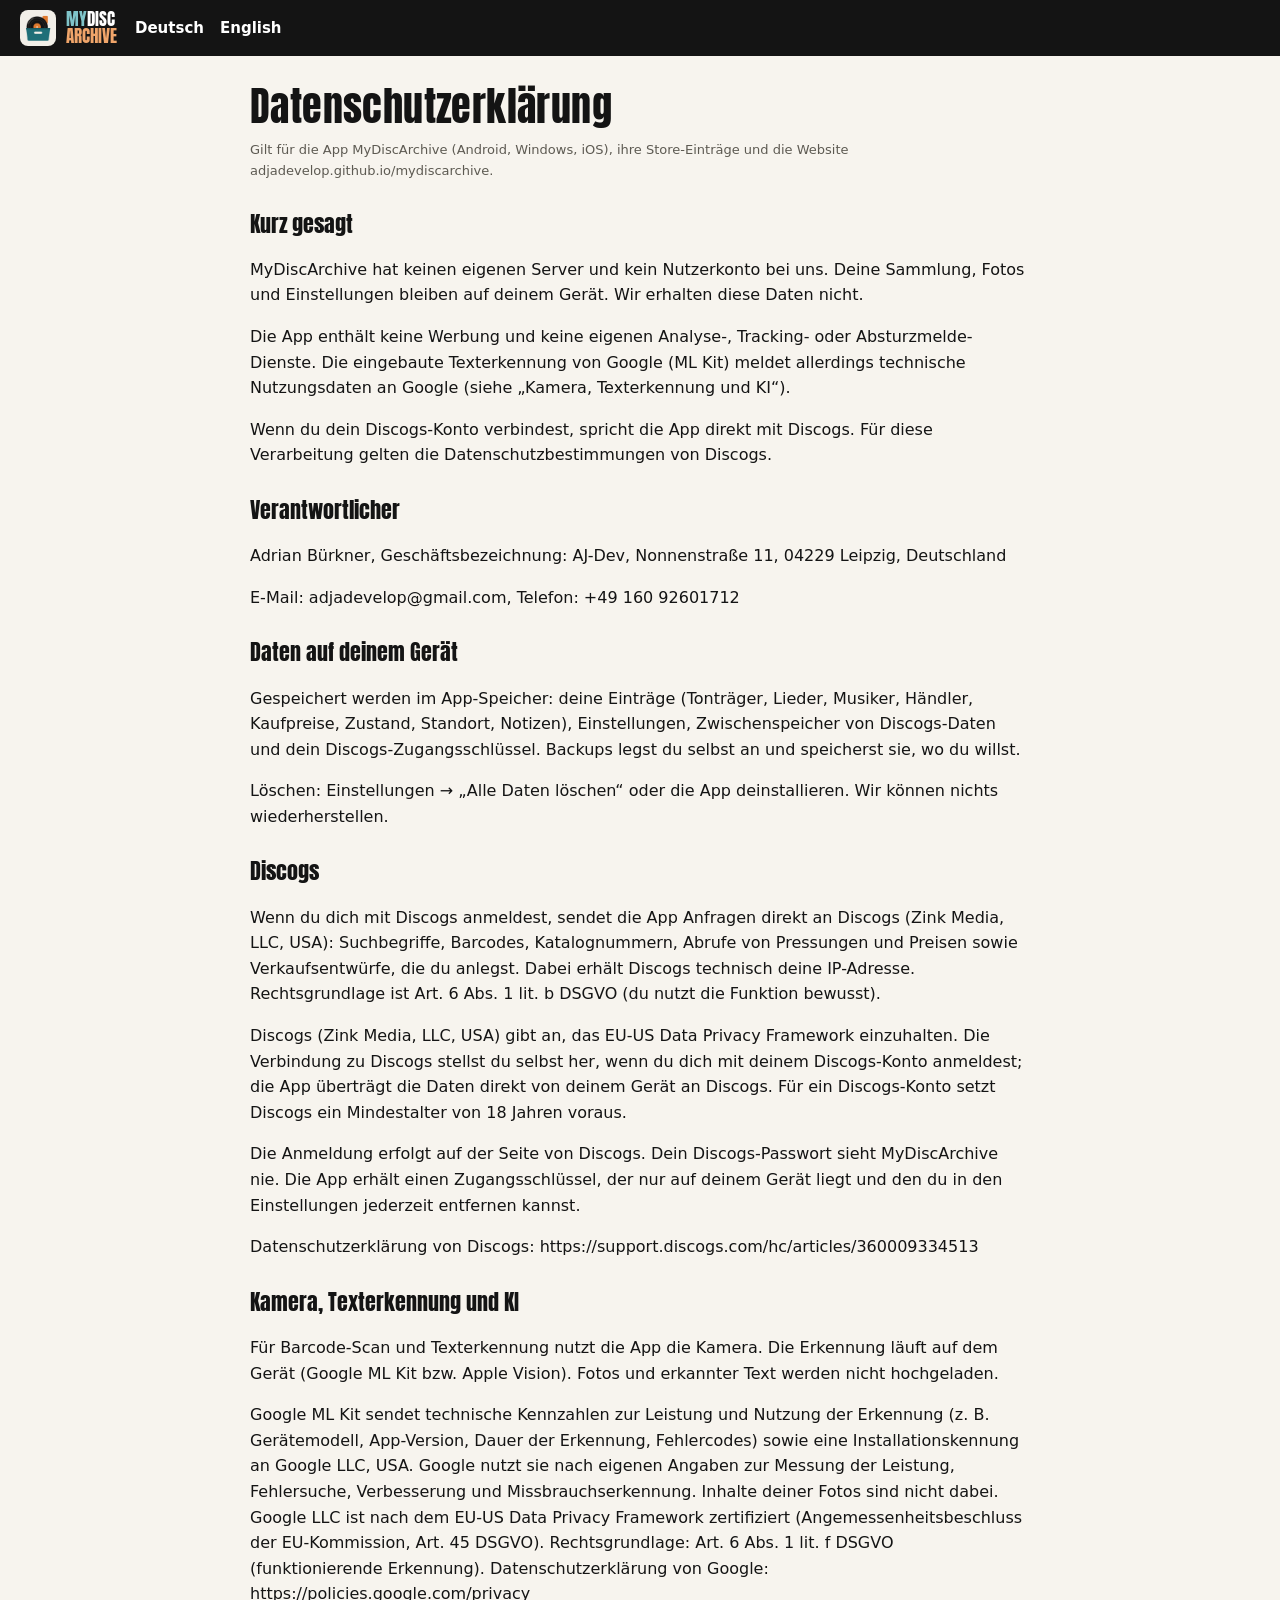
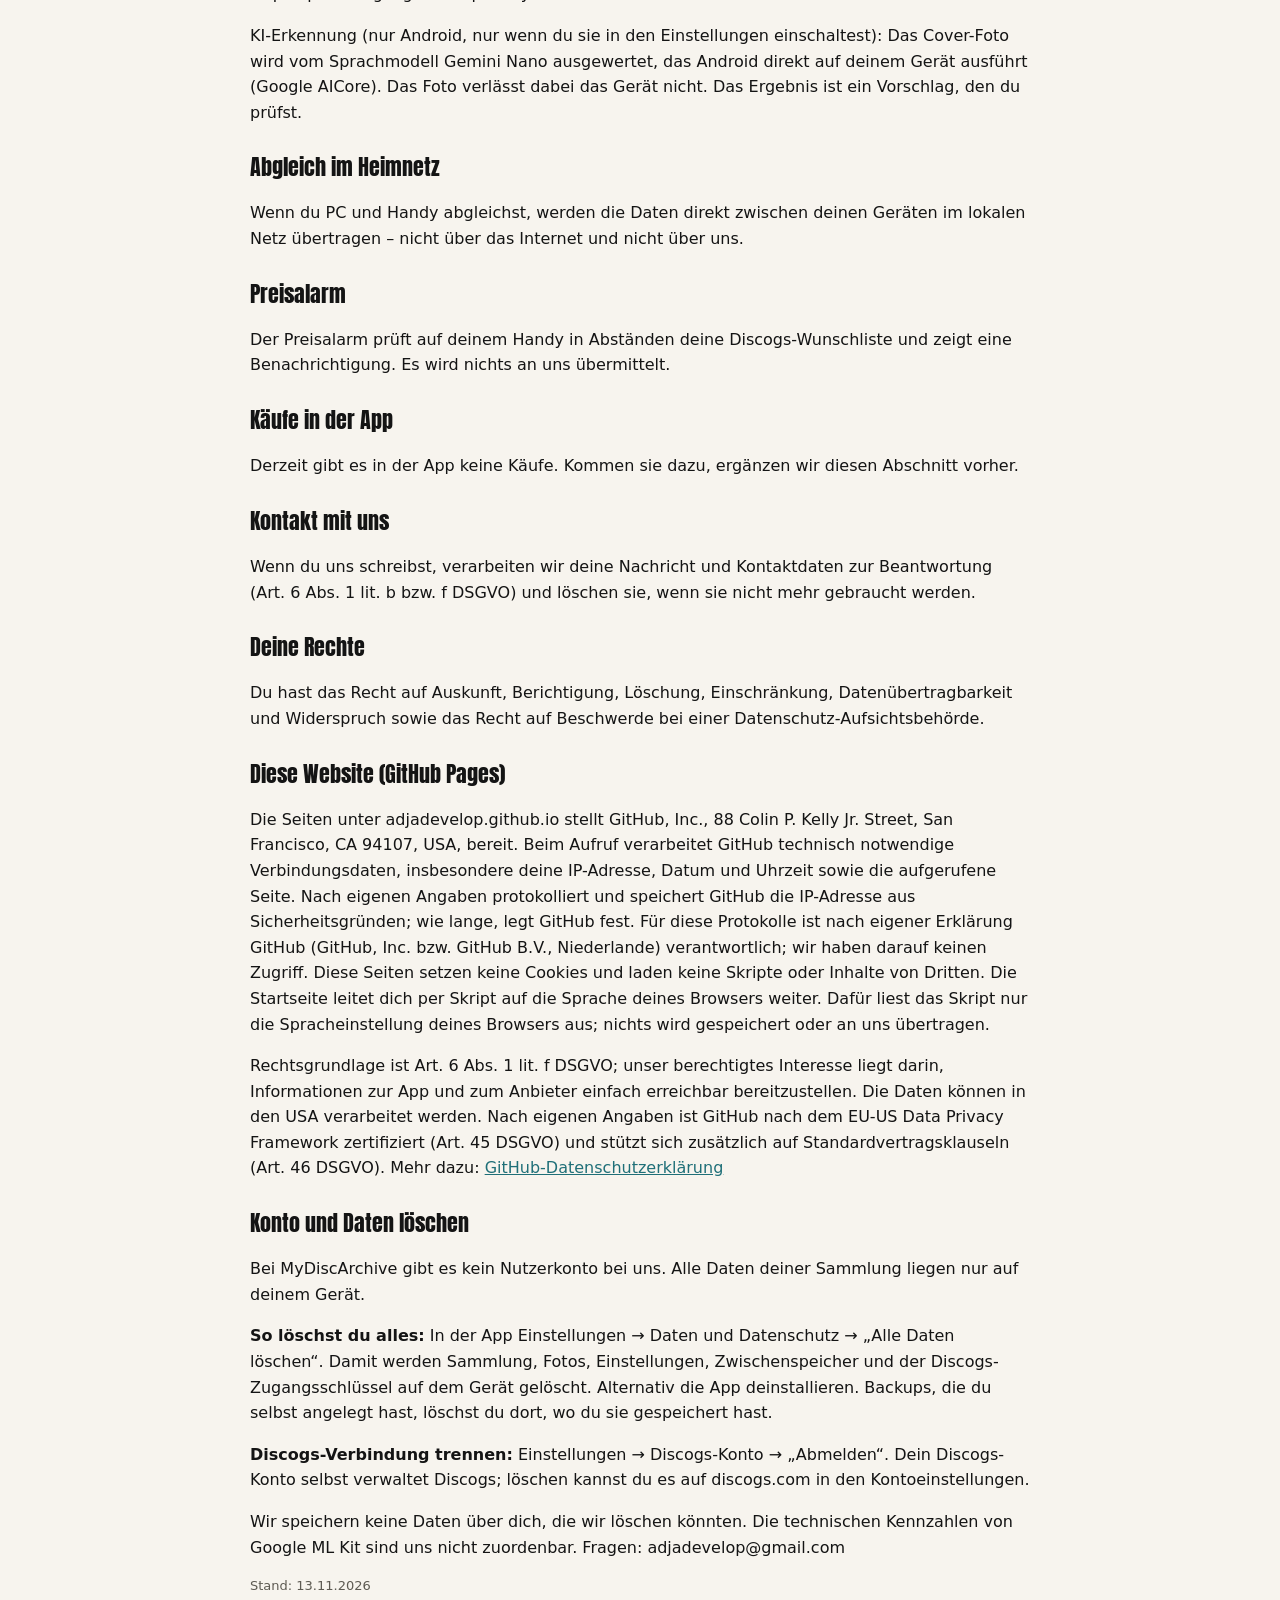
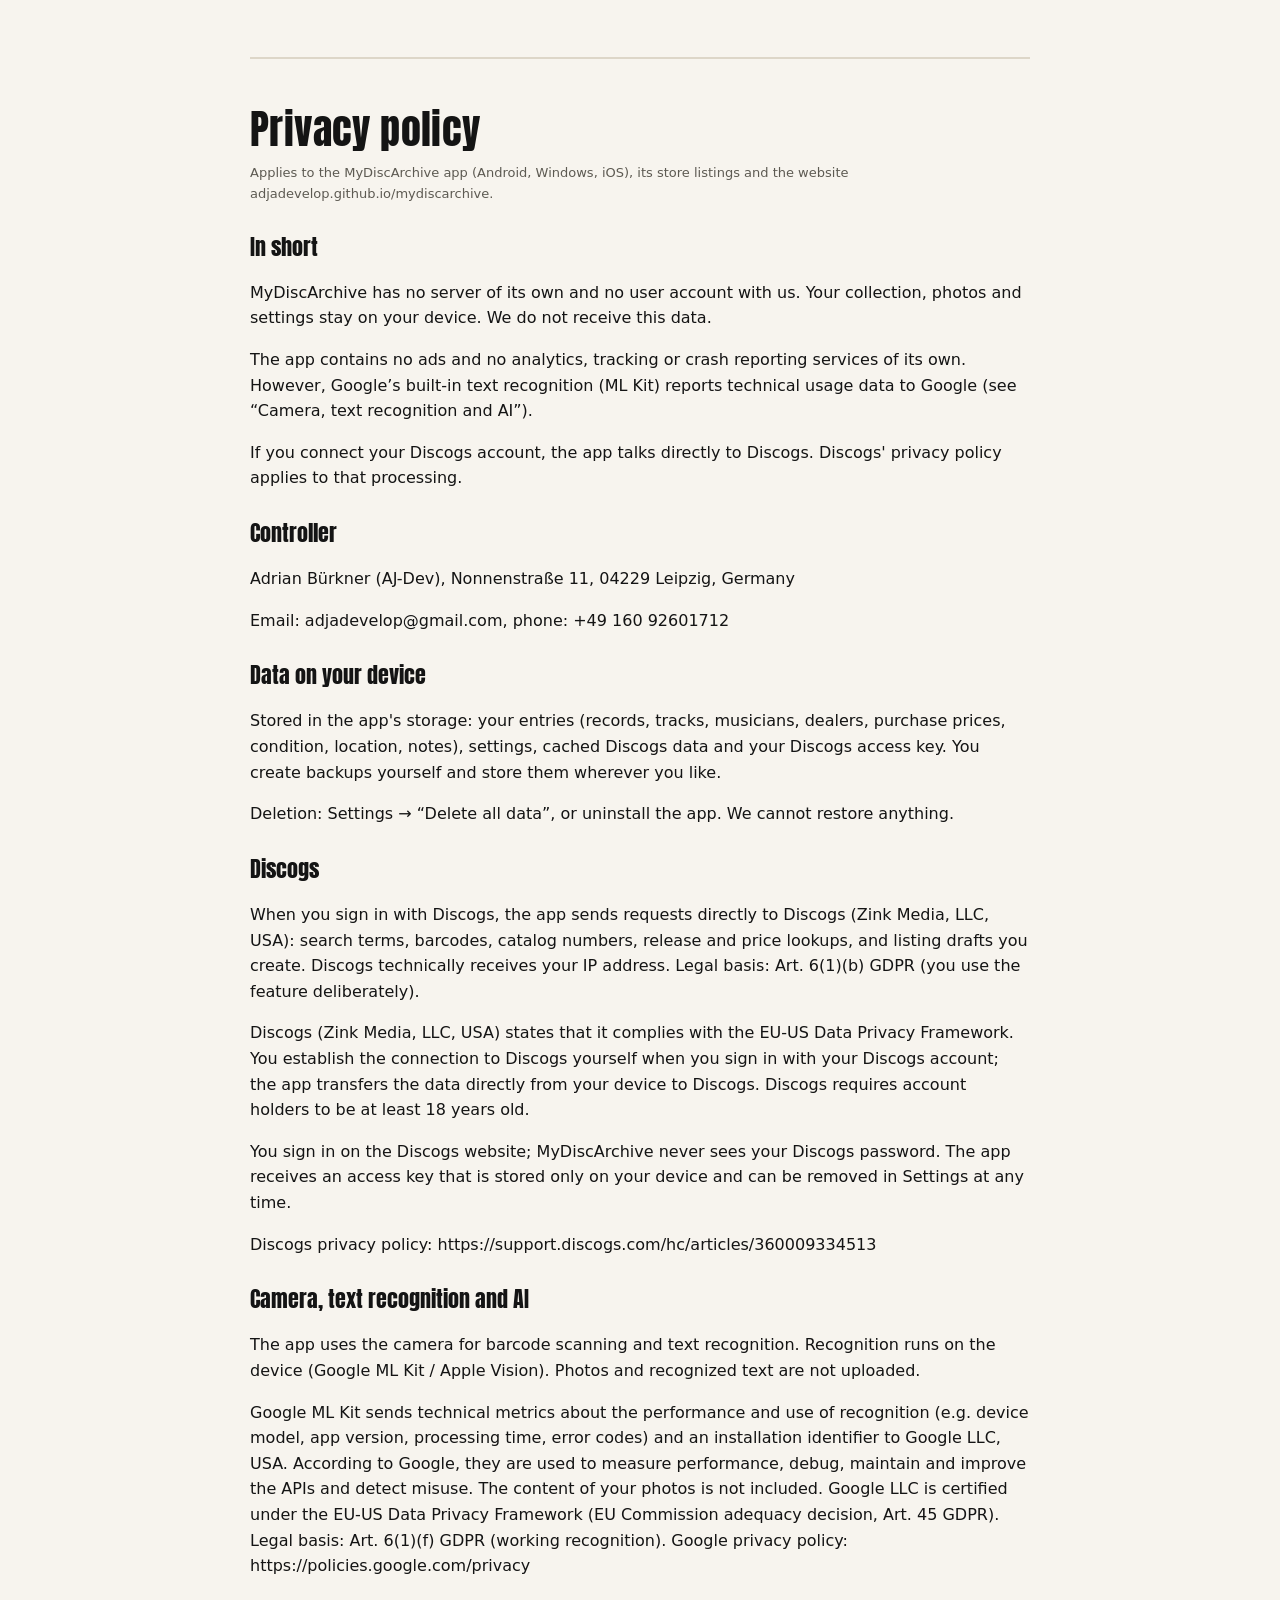
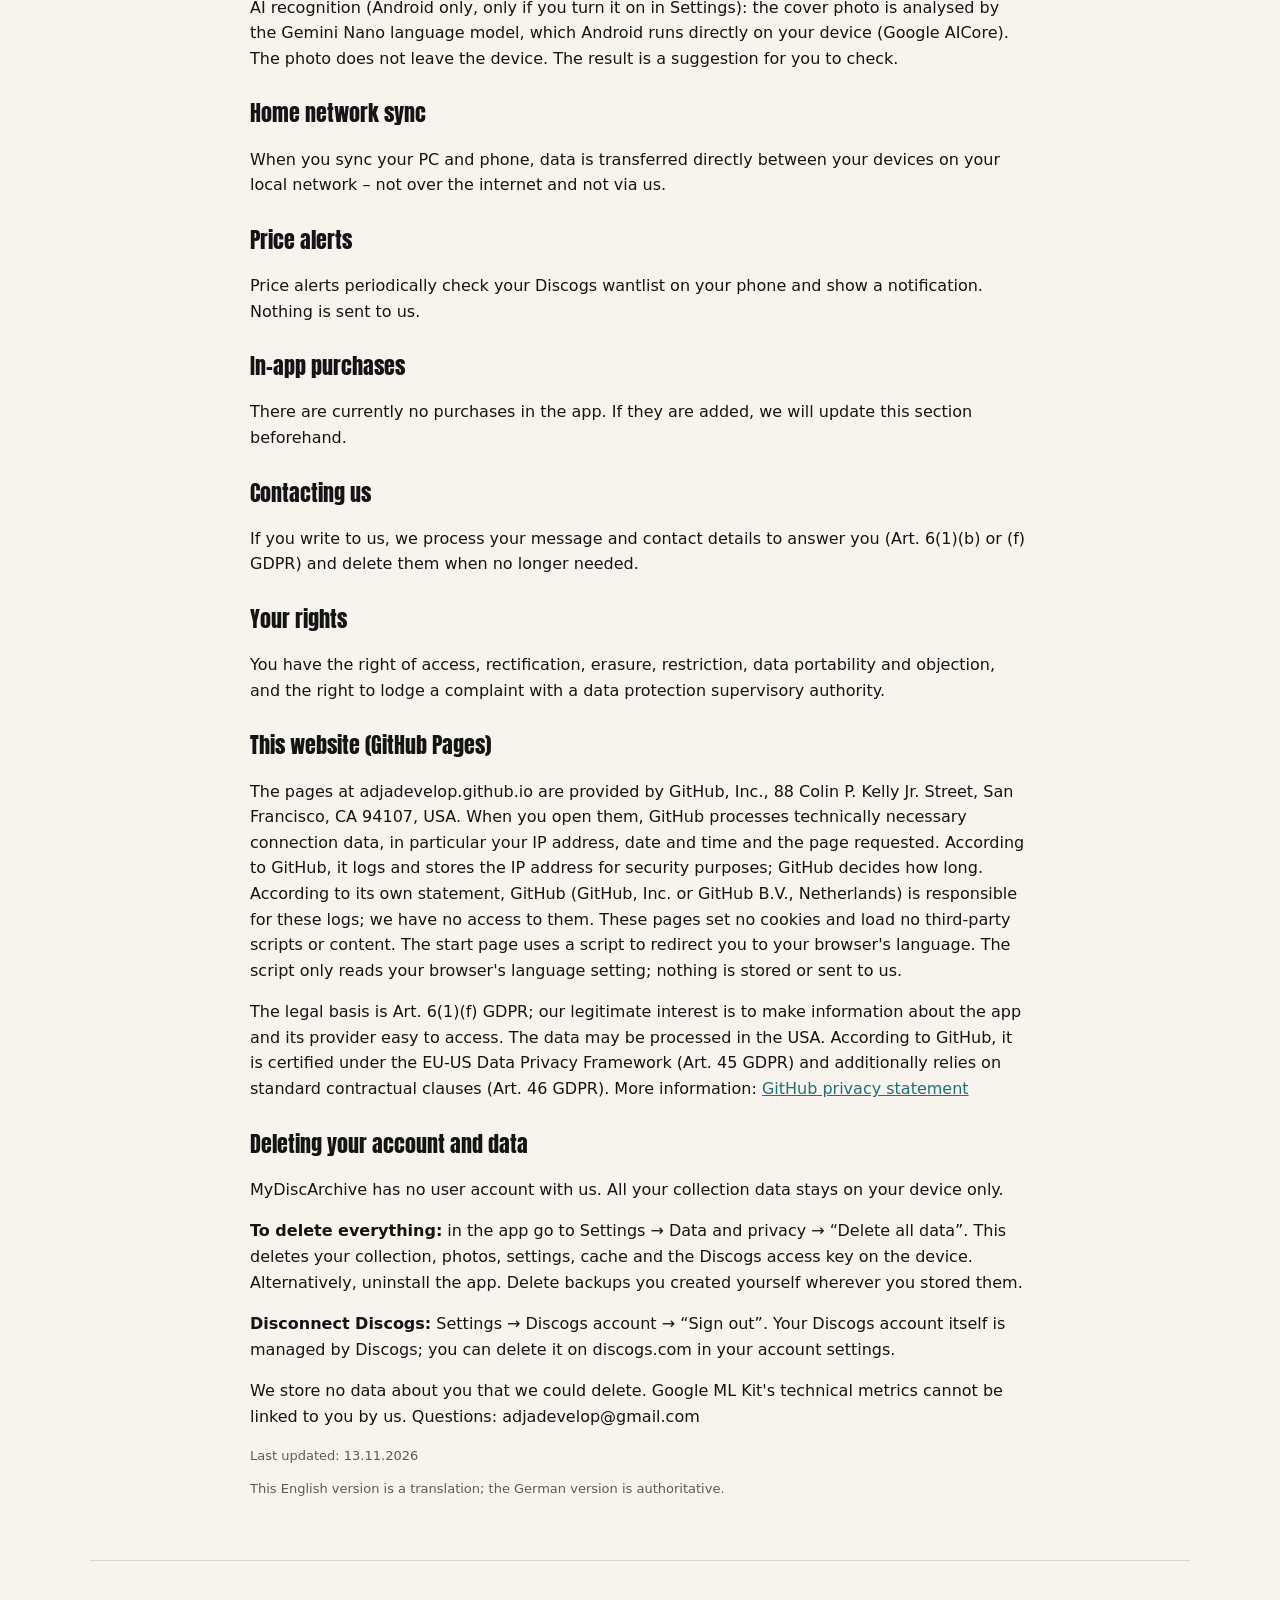
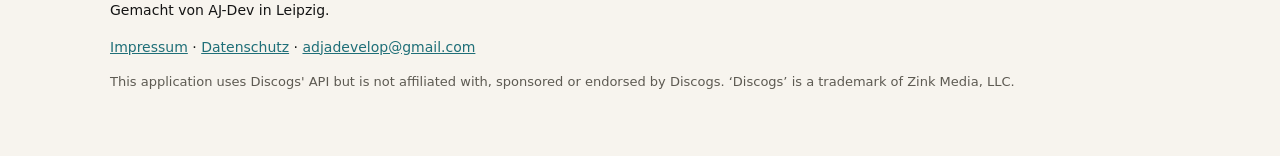
<file: datenschutz.html>
<!doctype html>
<html lang="de"><head><meta charset="utf-8"><meta name="viewport" content="width=device-width,initial-scale=1">
<title>Datenschutz / Privacy – MyDiscArchive</title><meta name="description" content="">
<link rel="icon" href="img/icon.png"><link rel="apple-touch-icon" href="img/apple-touch-icon.png">
<meta property="og:title" content="Datenschutz / Privacy – MyDiscArchive"><meta property="og:description" content=""><meta property="og:image" content="https://adjadevelop.github.io/mydiscarchive/img/og.jpg">
<link rel="stylesheet" href="site.css"></head><body><header class="leiste"><a class="marke" href="./"><img src="img/icon.png" alt="" width="36" height="36"><span><b class="my">MY</b>DISC<br><span class="ar">ARCHIVE</span></span></a><nav><a href="#de">Deutsch</a><a href="#en">English</a></nav></header><main class="recht"><section id="de" lang="de"><h1>Datenschutzerklärung</h1><p class="klein">Gilt für die App MyDiscArchive (Android, Windows, iOS), ihre Store-Einträge und die Website adjadevelop.github.io/mydiscarchive.</p><h2>Kurz gesagt</h2><p>MyDiscArchive hat keinen eigenen Server und kein Nutzerkonto bei uns. Deine Sammlung, Fotos und Einstellungen bleiben auf deinem Gerät. Wir erhalten diese Daten nicht.</p><p>Die App enthält keine Werbung und keine eigenen Analyse-, Tracking- oder Absturzmelde-Dienste. Die eingebaute Texterkennung von Google (ML Kit) meldet allerdings technische Nutzungsdaten an Google (siehe „Kamera, Texterkennung und KI“).</p><p>Wenn du dein Discogs-Konto verbindest, spricht die App direkt mit Discogs. Für diese Verarbeitung gelten die Datenschutzbestimmungen von Discogs.</p><h2>Verantwortlicher</h2><p>Adrian Bürkner, Geschäftsbezeichnung: AJ-Dev, Nonnenstraße 11, 04229 Leipzig, Deutschland</p><p>E-Mail: adjadevelop@gmail.com, Telefon: +49 160 92601712</p><h2>Daten auf deinem Gerät</h2><p>Gespeichert werden im App-Speicher: deine Einträge (Tonträger, Lieder, Musiker, Händler, Kaufpreise, Zustand, Standort, Notizen), Einstellungen, Zwischenspeicher von Discogs-Daten und dein Discogs-Zugangsschlüssel. Backups legst du selbst an und speicherst sie, wo du willst.</p><p>Löschen: Einstellungen → „Alle Daten löschen“ oder die App deinstallieren. Wir können nichts wiederherstellen.</p><h2>Discogs</h2><p>Wenn du dich mit Discogs anmeldest, sendet die App Anfragen direkt an Discogs (Zink Media, LLC, USA): Suchbegriffe, Barcodes, Katalognummern, Abrufe von Pressungen und Preisen sowie Verkaufsentwürfe, die du anlegst. Dabei erhält Discogs technisch deine IP-Adresse. Rechtsgrundlage ist Art. 6 Abs. 1 lit. b DSGVO (du nutzt die Funktion bewusst).</p><p>Discogs (Zink Media, LLC, USA) gibt an, das EU-US Data Privacy Framework einzuhalten. Die Verbindung zu Discogs stellst du selbst her, wenn du dich mit deinem Discogs-Konto anmeldest; die App überträgt die Daten direkt von deinem Gerät an Discogs. Für ein Discogs-Konto setzt Discogs ein Mindestalter von 18 Jahren voraus.</p><p>Die Anmeldung erfolgt auf der Seite von Discogs. Dein Discogs-Passwort sieht MyDiscArchive nie. Die App erhält einen Zugangsschlüssel, der nur auf deinem Gerät liegt und den du in den Einstellungen jederzeit entfernen kannst.</p><p>Datenschutzerklärung von Discogs: https://support.discogs.com/hc/articles/360009334513</p><h2>Kamera, Texterkennung und KI</h2><p>Für Barcode-Scan und Texterkennung nutzt die App die Kamera. Die Erkennung läuft auf dem Gerät (Google ML Kit bzw. Apple Vision). Fotos und erkannter Text werden nicht hochgeladen.</p><p>Google ML Kit sendet technische Kennzahlen zur Leistung und Nutzung der Erkennung (z. B. Gerätemodell, App-Version, Dauer der Erkennung, Fehlercodes) sowie eine Installationskennung an Google LLC, USA. Google nutzt sie nach eigenen Angaben zur Messung der Leistung, Fehlersuche, Verbesserung und Missbrauchserkennung. Inhalte deiner Fotos sind nicht dabei. Google LLC ist nach dem EU-US Data Privacy Framework zertifiziert (Angemessenheitsbeschluss der EU-Kommission, Art. 45 DSGVO). Rechtsgrundlage: Art. 6 Abs. 1 lit. f DSGVO (funktionierende Erkennung). Datenschutzerklärung von Google: https://policies.google.com/privacy</p><p>KI-Erkennung (nur Android, nur wenn du sie in den Einstellungen einschaltest): Das Cover-Foto wird vom Sprachmodell Gemini Nano ausgewertet, das Android direkt auf deinem Gerät ausführt (Google AICore). Das Foto verlässt dabei das Gerät nicht. Das Ergebnis ist ein Vorschlag, den du prüfst.</p><h2>Abgleich im Heimnetz</h2><p>Wenn du PC und Handy abgleichst, werden die Daten direkt zwischen deinen Geräten im lokalen Netz übertragen – nicht über das Internet und nicht über uns.</p><h2>Preisalarm</h2><p>Der Preisalarm prüft auf deinem Handy in Abständen deine Discogs-Wunschliste und zeigt eine Benachrichtigung. Es wird nichts an uns übermittelt.</p><h2>Käufe in der App</h2><p>Derzeit gibt es in der App keine Käufe. Kommen sie dazu, ergänzen wir diesen Abschnitt vorher.</p><h2>Kontakt mit uns</h2><p>Wenn du uns schreibst, verarbeiten wir deine Nachricht und Kontaktdaten zur Beantwortung (Art. 6 Abs. 1 lit. b bzw. f DSGVO) und löschen sie, wenn sie nicht mehr gebraucht werden.</p><h2>Deine Rechte</h2><p>Du hast das Recht auf Auskunft, Berichtigung, Löschung, Einschränkung, Datenübertragbarkeit und Widerspruch sowie das Recht auf Beschwerde bei einer Datenschutz-Aufsichtsbehörde.</p><h2>Diese Website (GitHub Pages)</h2><p>Die Seiten unter adjadevelop.github.io stellt GitHub, Inc., 88 Colin P. Kelly Jr. Street, San Francisco, CA 94107, USA, bereit. Beim Aufruf verarbeitet GitHub technisch notwendige Verbindungsdaten, insbesondere deine IP-Adresse, Datum und Uhrzeit sowie die aufgerufene Seite. Nach eigenen Angaben protokolliert und speichert GitHub die IP-Adresse aus Sicherheitsgründen; wie lange, legt GitHub fest. Für diese Protokolle ist nach eigener Erklärung GitHub (GitHub, Inc. bzw. GitHub B.V., Niederlande) verantwortlich; wir haben darauf keinen Zugriff. Diese Seiten setzen keine Cookies und laden keine Skripte oder Inhalte von Dritten. Die Startseite leitet dich per Skript auf die Sprache deines Browsers weiter. Dafür liest das Skript nur die Spracheinstellung deines Browsers aus; nichts wird gespeichert oder an uns übertragen.</p><p>Rechtsgrundlage ist Art. 6 Abs. 1 lit. f DSGVO; unser berechtigtes Interesse liegt darin, Informationen zur App und zum Anbieter einfach erreichbar bereitzustellen. Die Daten können in den USA verarbeitet werden. Nach eigenen Angaben ist GitHub nach dem EU-US Data Privacy Framework zertifiziert (Art. 45 DSGVO) und stützt sich zusätzlich auf Standardvertragsklauseln (Art. 46 DSGVO). Mehr dazu: <a href="https://docs.github.com/de/site-policy/privacy-policies/github-general-privacy-statement">GitHub-Datenschutzerklärung</a></p><h2 id="loeschen">Konto und Daten löschen</h2><p>Bei MyDiscArchive gibt es kein Nutzerkonto bei uns. Alle Daten deiner Sammlung liegen nur auf deinem Gerät.</p><p><b>So löschst du alles:</b> In der App Einstellungen → Daten und Datenschutz → „Alle Daten löschen“. Damit werden Sammlung, Fotos, Einstellungen, Zwischenspeicher und der Discogs-Zugangsschlüssel auf dem Gerät gelöscht. Alternativ die App deinstallieren. Backups, die du selbst angelegt hast, löschst du dort, wo du sie gespeichert hast.</p><p><b>Discogs-Verbindung trennen:</b> Einstellungen → Discogs-Konto → „Abmelden“. Dein Discogs-Konto selbst verwaltet Discogs; löschen kannst du es auf discogs.com in den Kontoeinstellungen.</p><p>Wir speichern keine Daten über dich, die wir löschen könnten. Die technischen Kennzahlen von Google ML Kit sind uns nicht zuordenbar. Fragen: adjadevelop@gmail.com</p><p class="klein">Stand: 13.11.2026</p></section><section id="en" lang="en"><h1>Privacy policy</h1><p class="klein">Applies to the MyDiscArchive app (Android, Windows, iOS), its store listings and the website adjadevelop.github.io/mydiscarchive.</p><h2>In short</h2><p>MyDiscArchive has no server of its own and no user account with us. Your collection, photos and settings stay on your device. We do not receive this data.</p><p>The app contains no ads and no analytics, tracking or crash reporting services of its own. However, Google’s built-in text recognition (ML Kit) reports technical usage data to Google (see “Camera, text recognition and AI”).</p><p>If you connect your Discogs account, the app talks directly to Discogs. Discogs&#x27; privacy policy applies to that processing.</p><h2>Controller</h2><p>Adrian Bürkner (AJ-Dev), Nonnenstraße 11, 04229 Leipzig, Germany</p><p>Email: adjadevelop@gmail.com, phone: +49 160 92601712</p><h2>Data on your device</h2><p>Stored in the app&#x27;s storage: your entries (records, tracks, musicians, dealers, purchase prices, condition, location, notes), settings, cached Discogs data and your Discogs access key. You create backups yourself and store them wherever you like.</p><p>Deletion: Settings → “Delete all data”, or uninstall the app. We cannot restore anything.</p><h2>Discogs</h2><p>When you sign in with Discogs, the app sends requests directly to Discogs (Zink Media, LLC, USA): search terms, barcodes, catalog numbers, release and price lookups, and listing drafts you create. Discogs technically receives your IP address. Legal basis: Art. 6(1)(b) GDPR (you use the feature deliberately).</p><p>Discogs (Zink Media, LLC, USA) states that it complies with the EU-US Data Privacy Framework. You establish the connection to Discogs yourself when you sign in with your Discogs account; the app transfers the data directly from your device to Discogs. Discogs requires account holders to be at least 18 years old.</p><p>You sign in on the Discogs website; MyDiscArchive never sees your Discogs password. The app receives an access key that is stored only on your device and can be removed in Settings at any time.</p><p>Discogs privacy policy: https://support.discogs.com/hc/articles/360009334513</p><h2>Camera, text recognition and AI</h2><p>The app uses the camera for barcode scanning and text recognition. Recognition runs on the device (Google ML Kit / Apple Vision). Photos and recognized text are not uploaded.</p><p>Google ML Kit sends technical metrics about the performance and use of recognition (e.g. device model, app version, processing time, error codes) and an installation identifier to Google LLC, USA. According to Google, they are used to measure performance, debug, maintain and improve the APIs and detect misuse. The content of your photos is not included. Google LLC is certified under the EU-US Data Privacy Framework (EU Commission adequacy decision, Art. 45 GDPR). Legal basis: Art. 6(1)(f) GDPR (working recognition). Google privacy policy: https://policies.google.com/privacy</p><p>AI recognition (Android only, only if you turn it on in Settings): the cover photo is analysed by the Gemini Nano language model, which Android runs directly on your device (Google AICore). The photo does not leave the device. The result is a suggestion for you to check.</p><h2>Home network sync</h2><p>When you sync your PC and phone, data is transferred directly between your devices on your local network – not over the internet and not via us.</p><h2>Price alerts</h2><p>Price alerts periodically check your Discogs wantlist on your phone and show a notification. Nothing is sent to us.</p><h2>In-app purchases</h2><p>There are currently no purchases in the app. If they are added, we will update this section beforehand.</p><h2>Contacting us</h2><p>If you write to us, we process your message and contact details to answer you (Art. 6(1)(b) or (f) GDPR) and delete them when no longer needed.</p><h2>Your rights</h2><p>You have the right of access, rectification, erasure, restriction, data portability and objection, and the right to lodge a complaint with a data protection supervisory authority.</p><h2>This website (GitHub Pages)</h2><p>The pages at adjadevelop.github.io are provided by GitHub, Inc., 88 Colin P. Kelly Jr. Street, San Francisco, CA 94107, USA. When you open them, GitHub processes technically necessary connection data, in particular your IP address, date and time and the page requested. According to GitHub, it logs and stores the IP address for security purposes; GitHub decides how long. According to its own statement, GitHub (GitHub, Inc. or GitHub B.V., Netherlands) is responsible for these logs; we have no access to them. These pages set no cookies and load no third-party scripts or content. The start page uses a script to redirect you to your browser's language. The script only reads your browser's language setting; nothing is stored or sent to us.</p><p>The legal basis is Art. 6(1)(f) GDPR; our legitimate interest is to make information about the app and its provider easy to access. The data may be processed in the USA. According to GitHub, it is certified under the EU-US Data Privacy Framework (Art. 45 GDPR) and additionally relies on standard contractual clauses (Art. 46 GDPR). More information: <a href="https://docs.github.com/en/site-policy/privacy-policies/github-general-privacy-statement">GitHub privacy statement</a></p><h2 id="delete">Deleting your account and data</h2><p>MyDiscArchive has no user account with us. All your collection data stays on your device only.</p><p><b>To delete everything:</b> in the app go to Settings → Data and privacy → “Delete all data”. This deletes your collection, photos, settings, cache and the Discogs access key on the device. Alternatively, uninstall the app. Delete backups you created yourself wherever you stored them.</p><p><b>Disconnect Discogs:</b> Settings → Discogs account → “Sign out”. Your Discogs account itself is managed by Discogs; you can delete it on discogs.com in your account settings.</p><p>We store no data about you that we could delete. Google ML Kit's technical metrics cannot be linked to you by us. Questions: adjadevelop@gmail.com</p><p class="klein">Last updated: 13.11.2026</p><p class="klein">This English version is a translation; the German version is authoritative.</p></section></main><footer><p>Gemacht von AJ-Dev in Leipzig.</p><p><a href="impressum.html#de">Impressum</a> · <a href="datenschutz.html#de">Datenschutz</a> · <a href="mailto:adjadevelop@gmail.com">adjadevelop@gmail.com</a></p>
<p class="klein">This application uses Discogs' API but is not affiliated with, sponsored or endorsed by Discogs. ‘Discogs’ is a trademark of Zink Media, LLC.</p></footer></body></html>
</file>
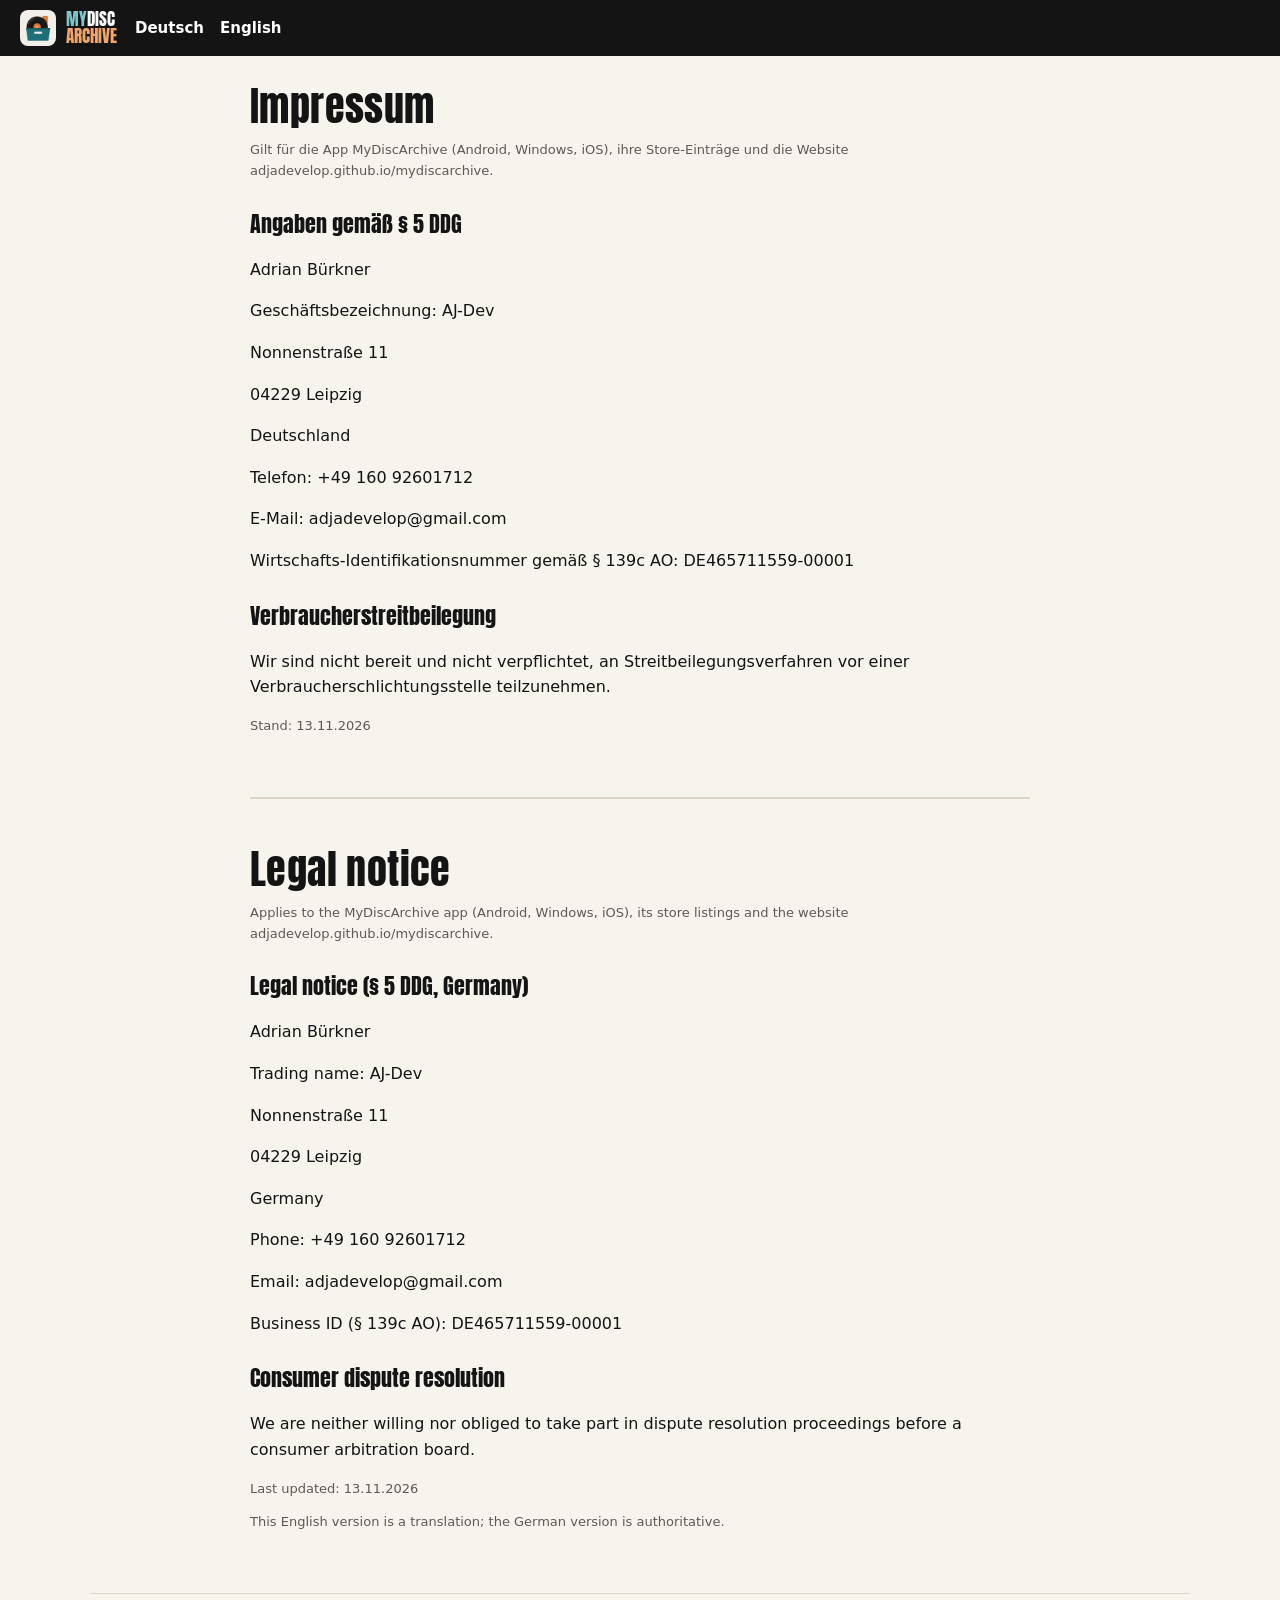
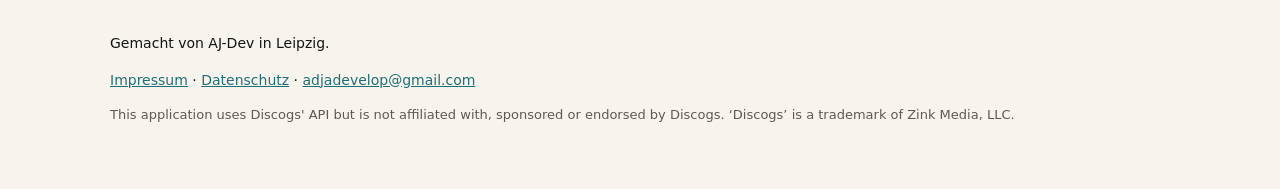
<file: impressum.html>
<!doctype html>
<html lang="de"><head><meta charset="utf-8"><meta name="viewport" content="width=device-width,initial-scale=1">
<title>Impressum / Legal notice – MyDiscArchive</title><meta name="description" content="">
<link rel="icon" href="img/icon.png"><link rel="apple-touch-icon" href="img/apple-touch-icon.png">
<meta property="og:title" content="Impressum / Legal notice – MyDiscArchive"><meta property="og:description" content=""><meta property="og:image" content="https://adjadevelop.github.io/mydiscarchive/img/og.jpg">
<link rel="stylesheet" href="site.css"></head><body><header class="leiste"><a class="marke" href="./"><img src="img/icon.png" alt="" width="36" height="36"><span><b class="my">MY</b>DISC<br><span class="ar">ARCHIVE</span></span></a><nav><a href="#de">Deutsch</a><a href="#en">English</a></nav></header><main class="recht"><section id="de" lang="de"><h1>Impressum</h1><p class="klein">Gilt für die App MyDiscArchive (Android, Windows, iOS), ihre Store-Einträge und die Website adjadevelop.github.io/mydiscarchive.</p><h2>Angaben gemäß § 5 DDG</h2><p>Adrian Bürkner</p><p>Geschäftsbezeichnung: AJ-Dev</p><p>Nonnenstraße 11</p><p>04229 Leipzig</p><p>Deutschland</p><p>Telefon: +49 160 92601712</p><p>E-Mail: adjadevelop@gmail.com</p><p>Wirtschafts-Identifikationsnummer gemäß § 139c AO: DE465711559-00001</p><h2>Verbraucherstreitbeilegung</h2><p>Wir sind nicht bereit und nicht verpflichtet, an Streitbeilegungsverfahren vor einer Verbraucherschlichtungsstelle teilzunehmen.</p><p class="klein">Stand: 13.11.2026</p></section><section id="en" lang="en"><h1>Legal notice</h1><p class="klein">Applies to the MyDiscArchive app (Android, Windows, iOS), its store listings and the website adjadevelop.github.io/mydiscarchive.</p><h2>Legal notice (§ 5 DDG, Germany)</h2><p>Adrian Bürkner</p><p>Trading name: AJ-Dev</p><p>Nonnenstraße 11</p><p>04229 Leipzig</p><p>Germany</p><p>Phone: +49 160 92601712</p><p>Email: adjadevelop@gmail.com</p><p>Business ID (§ 139c AO): DE465711559-00001</p><h2>Consumer dispute resolution</h2><p>We are neither willing nor obliged to take part in dispute resolution proceedings before a consumer arbitration board.</p><p class="klein">Last updated: 13.11.2026</p><p class="klein">This English version is a translation; the German version is authoritative.</p></section></main><footer><p>Gemacht von AJ-Dev in Leipzig.</p><p><a href="impressum.html#de">Impressum</a> · <a href="datenschutz.html#de">Datenschutz</a> · <a href="mailto:adjadevelop@gmail.com">adjadevelop@gmail.com</a></p>
<p class="klein">This application uses Discogs' API but is not affiliated with, sponsored or endorsed by Discogs. ‘Discogs’ is a trademark of Zink Media, LLC.</p></footer></body></html>
</file>
<file: site.css>
@font-face{font-family:Anton;src:url(fonts/anton.woff2) format("woff2");font-display:swap}
*{box-sizing:border-box}
body{margin:0;font:16px/1.6 system-ui,-apple-system,"Segoe UI",Roboto,"Noto Sans JP",sans-serif;color:#141414;background:#F7F4EE}
a{color:#1F6F78}
.leiste{position:sticky;top:0;z-index:5;display:flex;align-items:center;gap:18px;padding:10px 20px;background:#141414;color:#fff;flex-wrap:wrap}
.leiste nav{display:flex;gap:16px;flex:1}.leiste nav a{color:#fff;text-decoration:none;font-weight:600;font-size:15px}
.marke{display:flex;gap:10px;align-items:center;color:#fff;text-decoration:none;font-family:Anton,Impact,sans-serif;line-height:1;font-size:17px}
.marke img{border-radius:8px}.marke .my{color:#7FC4C9;font-weight:400}.marke .ar{color:#F0A56A}
.sprache select{background:#222;color:#fff;border:1px solid #444;border-radius:8px;padding:6px 8px;font:inherit;font-size:14px}
.vh{position:absolute;left:-9999px}
main{max-width:1100px;margin:0 auto;padding:0 20px}
h1{font-family:Anton,Impact,sans-serif;font-weight:400;font-size:clamp(44px,8vw,84px);line-height:1;margin:0 0 14px;letter-spacing:.01em}
h1 .my{color:#1F6F78}h1 .ar{display:block;color:#A44A0D;font-size:.62em;letter-spacing:.12em}
h2{font-family:Anton,Impact,sans-serif;font-weight:400;font-size:34px;margin:56px 0 18px}
h3{font-size:17px;margin:22px 0 8px}
.held{display:grid;grid-template-columns:1.2fr .8fr;gap:40px;align-items:center;padding:48px 0 10px}
.held .kurz{font-size:21px;font-weight:600}
.handy{width:100%;max-width:330px;justify-self:center;border-radius:22px;box-shadow:0 18px 50px rgba(0,0,0,.18)}
.knopf{display:inline-block;padding:12px 18px;border-radius:12px;background:#fff;border:2px solid #141414;color:#141414;font-weight:700;text-decoration:none;margin:0 10px 10px 0}
.knopf.haupt{background:#E07A2E;border-color:#E07A2E;color:#fff}
.knopf.aus{opacity:.55;border-style:dashed}
.raster{display:grid;grid-template-columns:repeat(auto-fill,minmax(300px,1fr));gap:16px}
article{background:#fff;border-radius:14px;padding:16px 18px;border-top:5px solid #1F6F78}
article:nth-child(4n+2){border-top-color:#E07A2E}article:nth-child(4n+3){border-top-color:#6E63C9}article:nth-child(4n+4){border-top-color:#B8483F}
article h3{margin:4px 0 6px;font-size:14px;letter-spacing:.05em}article ul{margin:0;padding-left:18px}article li{margin:4px 0}
.handys{display:grid;grid-template-columns:repeat(3,1fr);gap:16px}.handys img{width:100%;height:auto;border-radius:16px}
.pc{width:100%;height:auto;border-radius:12px;box-shadow:0 10px 40px rgba(0,0,0,.15)}
.klein{font-size:13px;color:#5d5a52}
footer{max-width:1100px;margin:60px auto 0;padding:24px 20px 50px;border-top:1px solid #ddd6c8;font-size:14px}
.wahl{text-align:center;padding:60px 20px}.sprachen{list-style:none;padding:0;display:flex;flex-wrap:wrap;gap:10px;justify-content:center}
.sprachen a{display:block;padding:10px 16px;background:#fff;border-radius:10px;text-decoration:none;font-weight:600}
.recht{max-width:820px}.recht h1{font-size:40px;margin-top:30px}.recht h2{font-size:22px;margin:24px 0 6px}
.recht section+section{margin-top:60px;border-top:2px solid #ddd6c8;padding-top:20px}
@media(max-width:760px){.held{grid-template-columns:1fr}.handys{grid-template-columns:1fr 1fr}.leiste nav{order:3;flex-basis:100%}}
</file>
